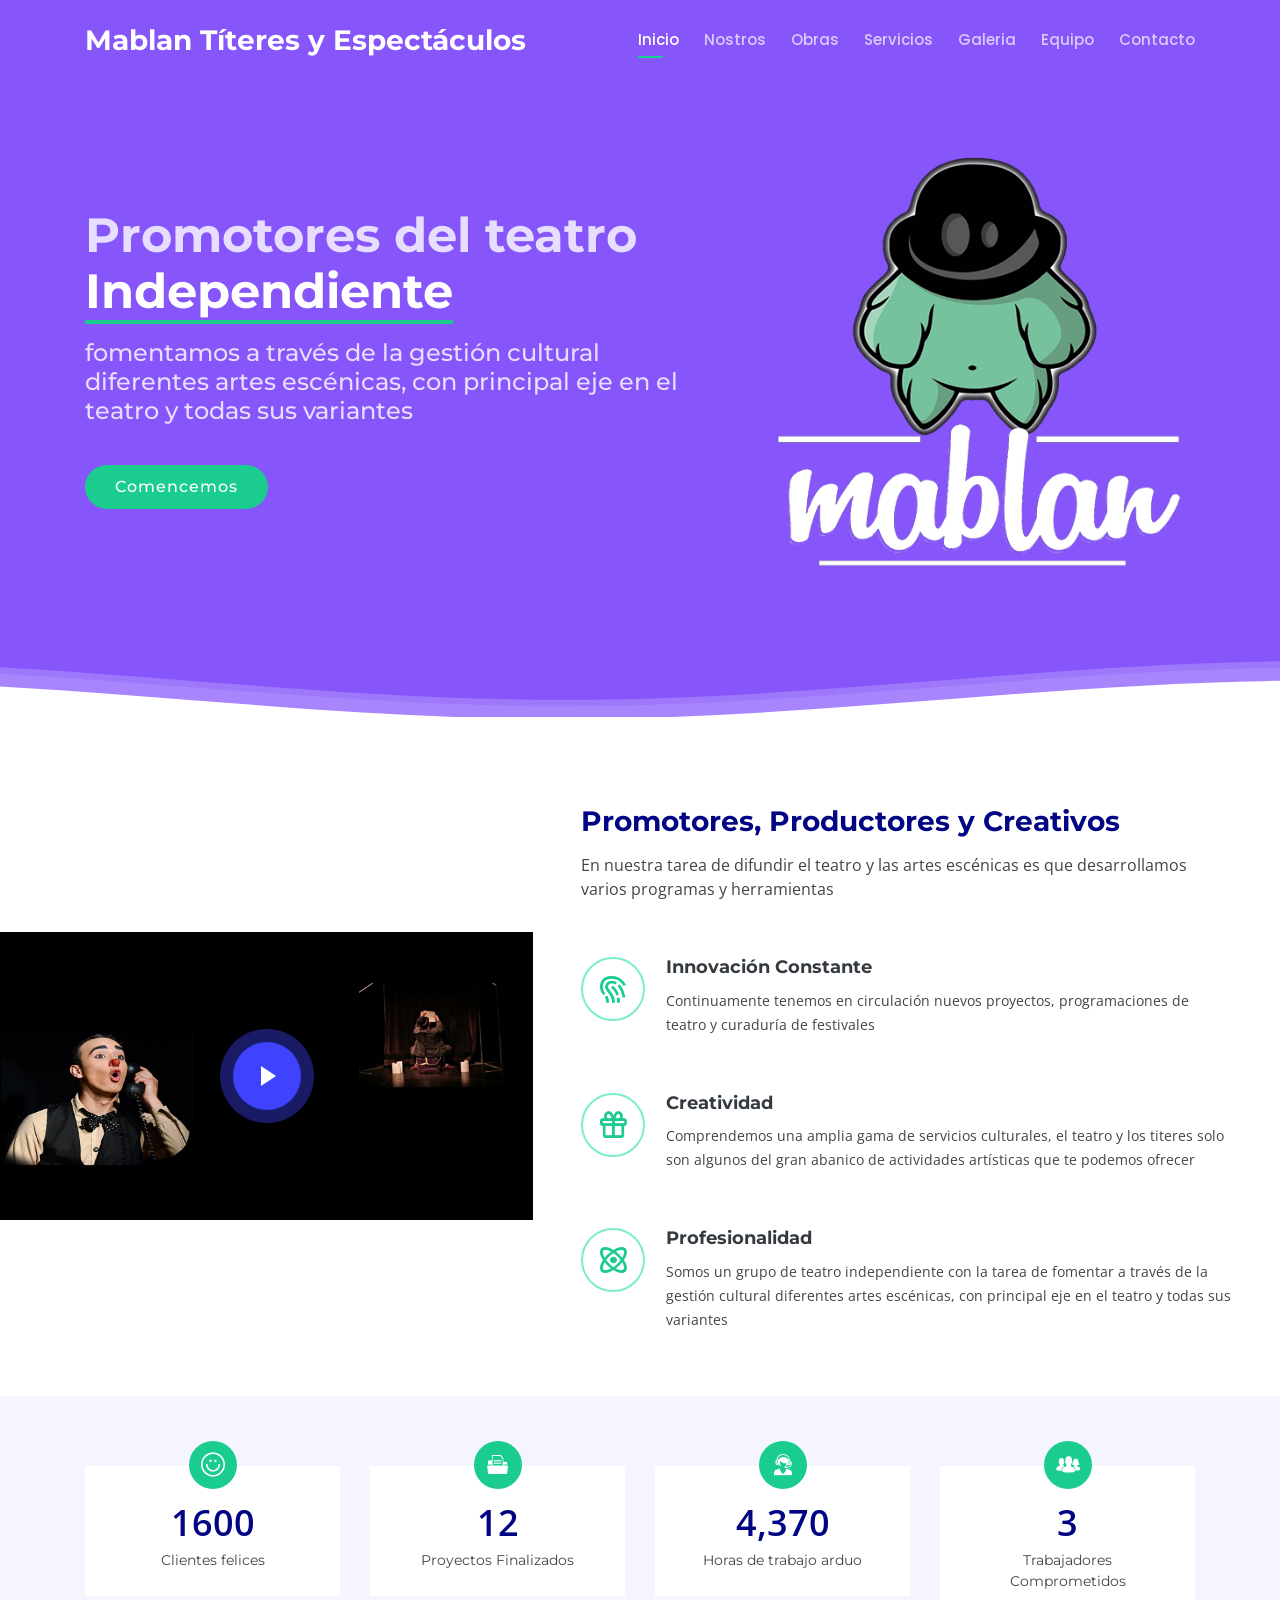
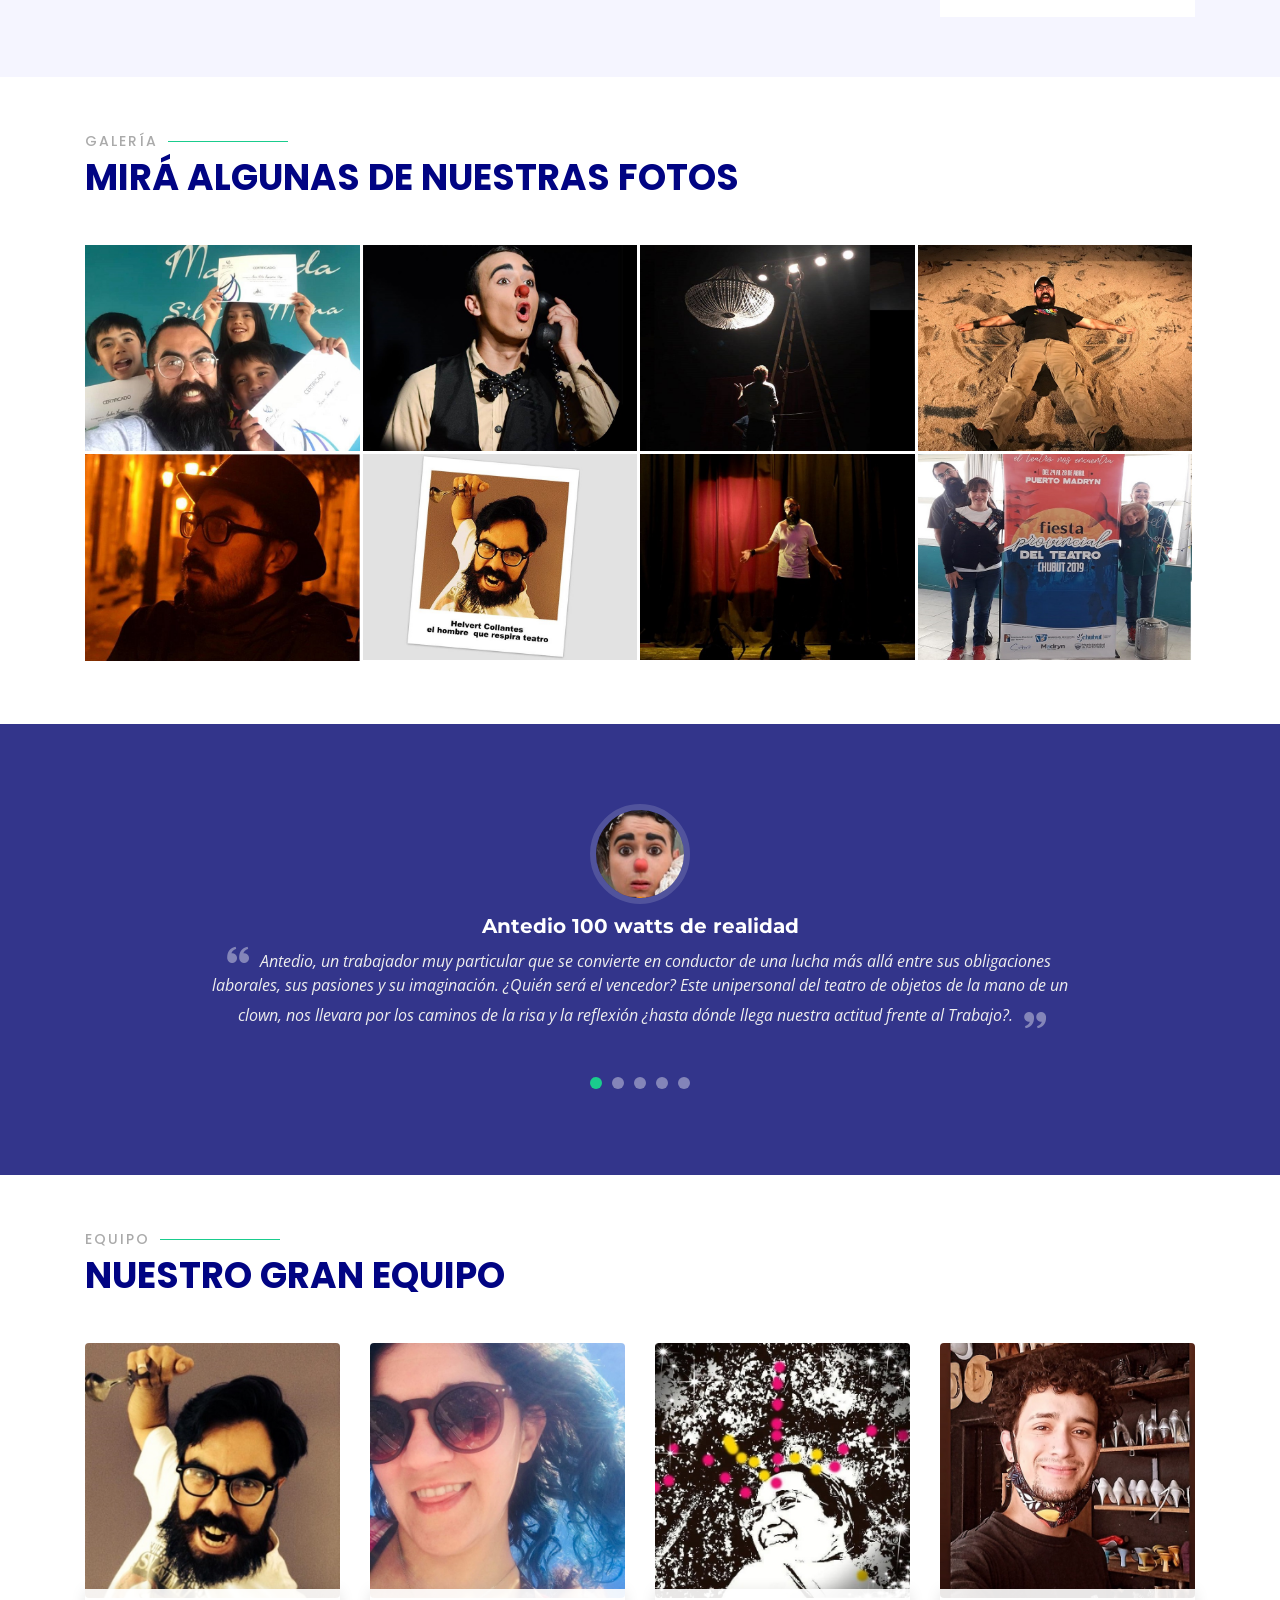
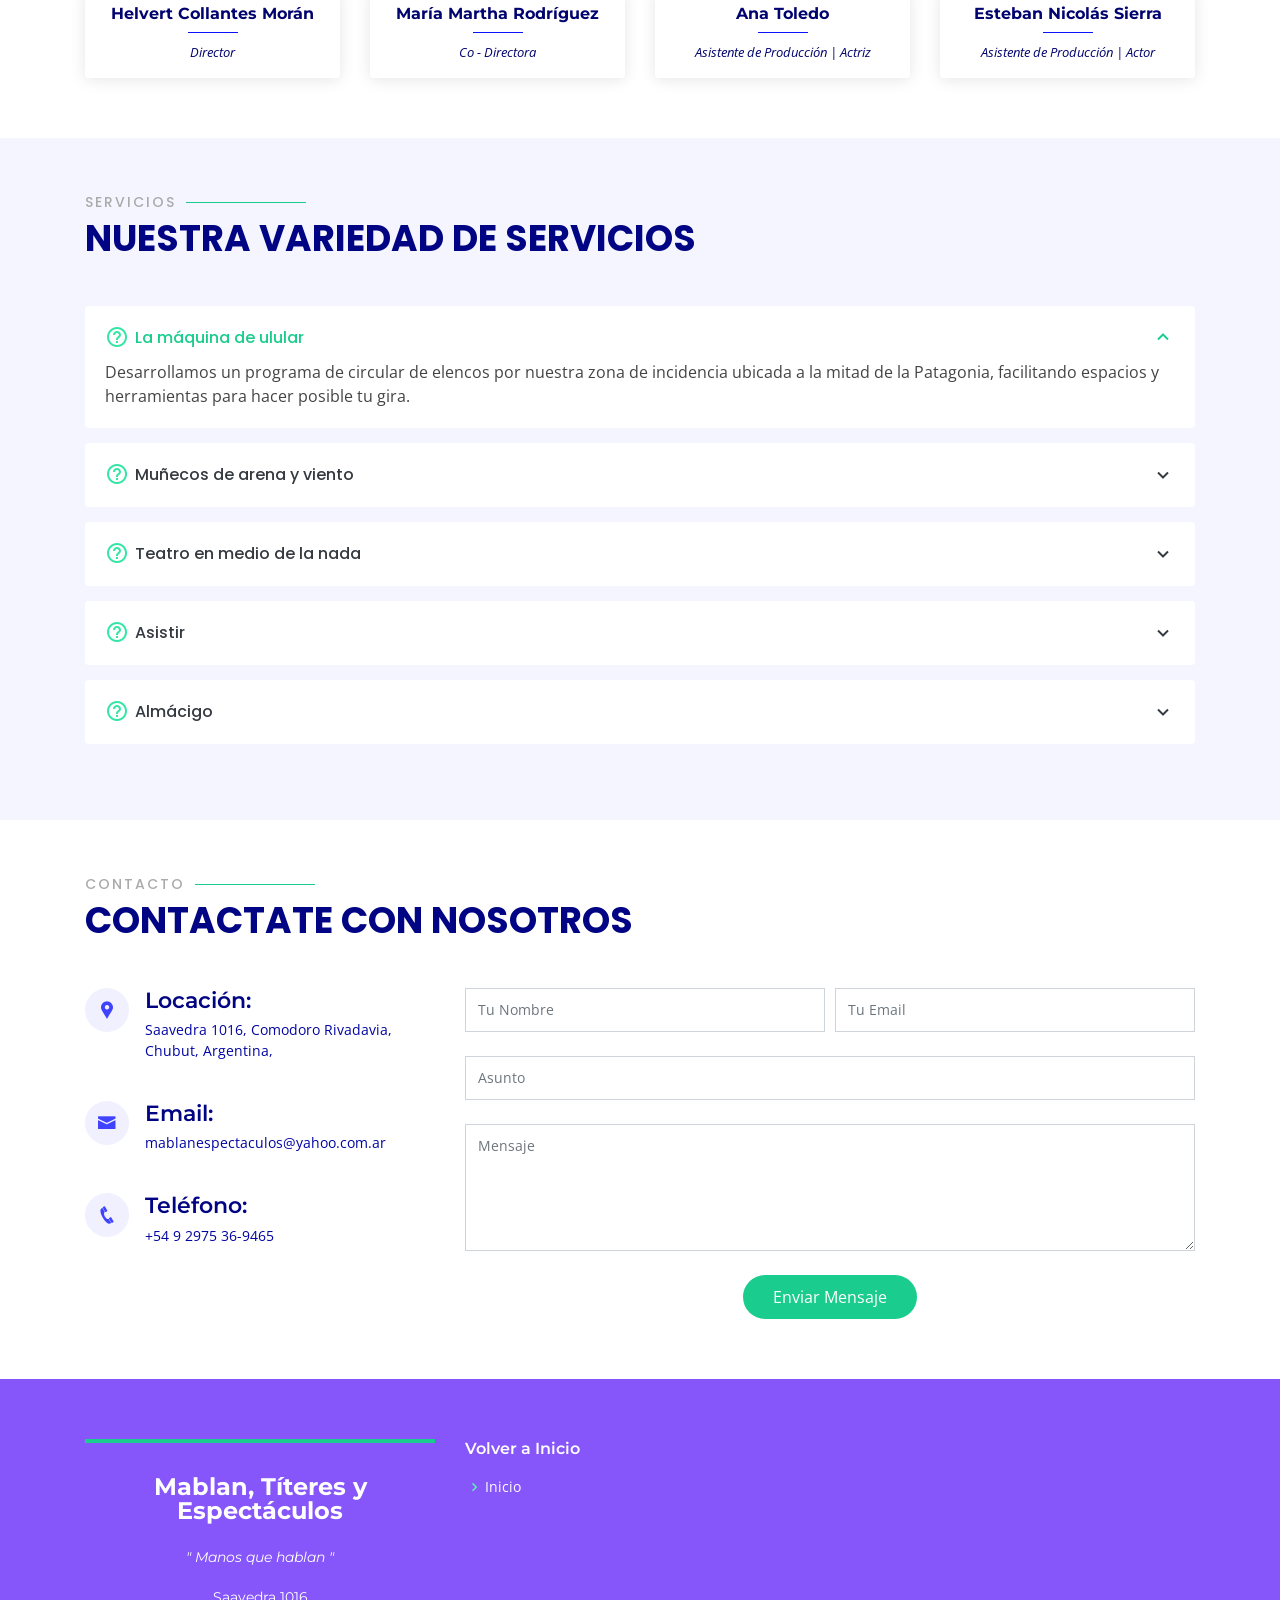
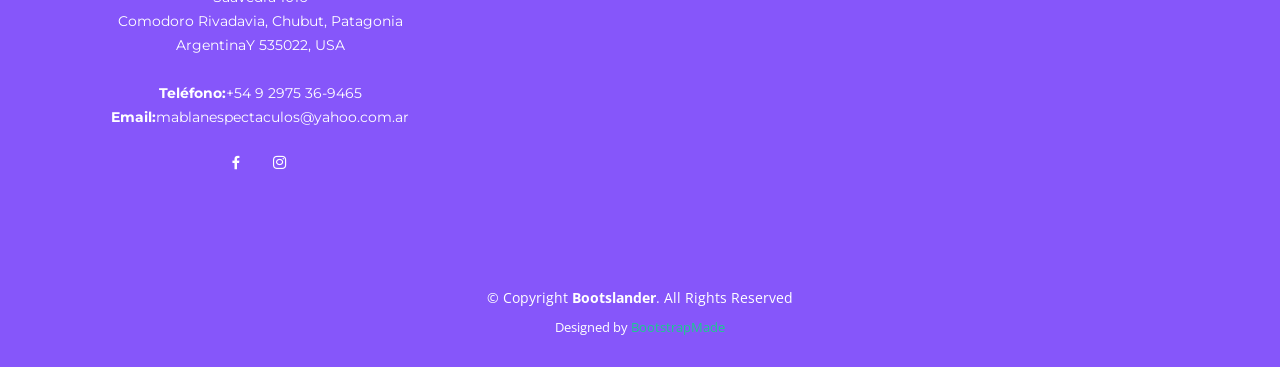
<file: index.html>
<!DOCTYPE html>
<html lang="en">

<head>
    <meta charset="utf-8">
    <meta content="width=device-width, initial-scale=1.0" name="viewport">

    <title>Mablan | Títeres y Teatro</title>
    <meta content="" name="description">
    <meta content="" name="keywords">

    <!-- Favicons -->
    <link href="assets/img/favicon.png" rel="icon">
    <link href="assets/img/apple-touch-icon.png" rel="apple-touch-icon">

    <!-- Google Fonts -->
    <link href="https://fonts.googleapis.com/css?family=Open+Sans:300,300i,400,400i,600,600i,700,700i|Montserrat:300,300i,400,400i,500,500i,600,600i,700,700i|Poppins:300,300i,400,400i,500,500i,600,600i,700,700i" rel="stylesheet">

    <!-- Vendor CSS Files -->
    <link href="assets/vendor/bootstrap/css/bootstrap.min.css" rel="stylesheet">
    <link href="assets/vendor/icofont/icofont.min.css" rel="stylesheet">
    <link href="assets/vendor/boxicons/css/boxicons.min.css" rel="stylesheet">
    <link href="assets/vendor/venobox/venobox.css" rel="stylesheet">
    <link href="assets/vendor/remixicon/remixicon.css" rel="stylesheet">
    <link href="assets/vendor/owl.carousel/assets/owl.carousel.min.css" rel="stylesheet">
    <link href="assets/vendor/aos/aos.css" rel="stylesheet">

    <!-- Template Main CSS File -->
    <link href="assets/css/style.css" rel="stylesheet">

    <!-- =======================================================
  * Template Name: Bootslander - v2.3.1
  * Template URL: https://bootstrapmade.com/bootslander-free-bootstrap-landing-page-template/
  * Author: BootstrapMade.com
  * License: https://bootstrapmade.com/license/
  ======================================================== -->
</head>

<body>

    <!-- ======= Header ======= -->
    <header id="header" class="fixed-top d-flex align-items-center header-transparent">
        <div class="container d-flex align-items-center">

            <div class="logo mr-auto">
                <h1 class="text-light"><a href="index.html"><span>Mablan Títeres y Espectáculos</span></a></h1>
                <!-- Uncomment below if you prefer to use an image logo -->
                <!-- <a href="index.html"><img src="assets/img/logo.png" alt="" class="img-fluid"></a>-->
            </div>

            <nav class="nav-menu d-none d-lg-block">
                <ul>
                    <li class="active"><a href="index.html">Inicio</a></li>
                    <li><a href="#about">Nostros</a></li>
                    <li><a href="#obras">Obras</a></li>
                    <li><a href="#servicios">Servicios</a></li>
                    <li><a href="#gallery">Galeria</a></li>
                    <li><a href="#team">Equipo</a></li>
                    <li><a href="#contact">Contacto</a></li>

                </ul>
            </nav>
            <!-- .nav-menu -->

        </div>
    </header>
    <!-- End Header -->

    <!-- ======= Hero Section ======= -->
    <section id="hero">

        <div class="container">
            <div class="row">
                <div class="col-lg-7 pt-5 pt-lg-0 order-2 order-lg-1 d-flex align-items-center">
                    <div data-aos="zoom-out">
                        <h1>Promotores del teatro <span>Independiente</span></h1>
                        <h2>fomentamos a través de la gestión cultural diferentes artes escénicas, con principal eje en el teatro y todas sus variantes</h2>
                        <div class="text-center text-lg-left">
                            <a href="#about" class="btn-get-started scrollto">Comencemos</a>
                        </div>
                    </div>
                </div>
                <div class="col-lg-5 order-1 order-lg-2 hero-img" data-aos="zoom-out" data-aos-delay="300">
                    <img src="assets/img/hero-img.png" class="img-fluid animated" alt="">
                </div>
            </div>
        </div>

        <svg class="hero-waves" xmlns="http://www.w3.org/2000/svg" xmlns:xlink="http://www.w3.org/1999/xlink" viewBox="0 24 150 28 " preserveAspectRatio="none">
      <defs>
        <path id="wave-path" d="M-160 44c30 0 58-18 88-18s 58 18 88 18 58-18 88-18 58 18 88 18 v44h-352z">
      </defs>
      <g class="wave1">
        <use xlink:href="#wave-path" x="50" y="3" fill="rgba(255,255,255, .1)">
      </g>
      <g class="wave2">
        <use xlink:href="#wave-path" x="50" y="0" fill="rgba(255,255,255, .2)">
      </g>
      <g class="wave3">
        <use xlink:href="#wave-path" x="50" y="9" fill="#fff">
      </g>
    </svg>

    </section>
    <!-- End Hero -->

    <main id="main">

        <!-- ======= About Section ======= -->
        <section id="about" class="about">
            <div class="container-fluid">

                <div class="row">
                    <div class="col-xl-5 col-lg-6 video-box d-flex justify-content-center align-items-stretch" data-aos="fade-right">
                        <a href="https://youtube.com/watch?v=ZTIrr2KSE0U&feature=share" class="venobox play-btn mb-4" data-vbtype="video" data-autoplay="true"></a>
                    </div>

                    <div class="col-xl-7 col-lg-6 icon-boxes d-flex flex-column align-items-stretch justify-content-center py-5 px-lg-5" data-aos="fade-left">
                        <h3>Promotores, Productores y Creativos</h3>
                        <p> En nuestra tarea de difundir el teatro y las artes escénicas es que desarrollamos varios programas y herramientas </p>

                        <div class="icon-box" data-aos="zoom-in" data-aos-delay="70">
                            <div class="icon"><i class="bx bx-fingerprint"></i></div>
                            <h4 class="title"><a href="">Innovación Constante</a></h4>
                            <p class="description">Continuamente tenemos en circulación nuevos proyectos, programaciones de teatro y curaduría de festivales</p>
                        </div>

                        <div class="icon-box" data-aos="zoom-in" data-aos-delay="140">
                            <div class="icon"><i class="bx bx-gift"></i></div>
                            <h4 class="title"><a href="">Creatividad</a></h4>
                            <p class="description">Comprendemos una amplia gama de servicios culturales, el teatro y los titeres solo son algunos del gran abanico de actividades artísticas que te podemos ofrecer</p>
                        </div>

                        <div class="icon-box" data-aos="zoom-in" data-aos-delay="210">
                            <div class="icon"><i class="bx bx-atom"></i></div>
                            <h4 class="title"><a href="">Profesionalidad</a></h4>
                            <p class="description">Somos un grupo de teatro independiente con la tarea de fomentar a través de la gestión cultural diferentes artes escénicas, con principal eje en el teatro y todas sus variantes</p>
                        </div>

                    </div>
                </div>

            </div>
        </section>
        <!-- End About Section -->

   

        <!-- ======= Counts Section ======= -->
        <section id="counts" class="counts">
            <div class="container">

                <div class="row" data-aos="fade-up">

                    <div class="col-lg-3 col-md-6">
                        <div class="count-box">
                            <i class="icofont-simple-smile"></i>
                            <span data-toggle="counter-up">2000</span>
                            <p>Clientes felices</p>
                        </div>
                    </div>

                    <div class="col-lg-3 col-md-6 mt-5 mt-md-0">
                        <div class="count-box">
                            <i class="icofont-document-folder"></i>
                            <span data-toggle="counter-up">15</span>
                            <p>Proyectos Finalizados</p>
                        </div>
                    </div>

                    <div class="col-lg-3 col-md-6 mt-5 mt-lg-0">
                        <div class="count-box">
                            <i class="icofont-live-support"></i>
                            <span data-toggle="counter-up">5,463</span>
                            <p>Horas de trabajo arduo</p>
                        </div>
                    </div>

                    <div class="col-lg-3 col-md-6 mt-5 mt-lg-0">
                        <div class="count-box">
                            <i class="icofont-users-alt-5"></i>
                            <span data-toggle="counter-up">4</span>
                            <p>Trabajadores Comprometidos</p>
                        </div>
                    </div>

                </div>

            </div>
        </section>
        <!-- End Counts Section -->

        

        <!-- ======= Gallery Section ======= -->
        <section id="gallery" class="gallery">
            <div class="container">

                <div class="section-title" data-aos="fade-up">
                    <h2>Galería</h2>
                    <p>Mirá Algunas de nuestras Fotos</p>
                </div>

                <div class="row no-gutters" data-aos="fade-left">

                    <div class="col-lg-3 col-md-4">
                        <div class="gallery-item" data-aos="zoom-in" data-aos-delay="100">
                            <a href="assets/img/gallery/gallery-1.jpg" class="venobox" data-gall="gallery-item">
                                <img src="assets/img/gallery/gallery-1.jpg" alt="" class="img-fluid">
                            </a>
                        </div>
                    </div>

                    <div class="col-lg-3 col-md-4">
                        <div class="gallery-item" data-aos="zoom-in" data-aos-delay="150">
                            <a href="assets/img/gallery/gallery-2.jpg" class="venobox" data-gall="gallery-item">
                                <img src="assets/img/gallery/gallery-2.jpg" alt="" class="img-fluid">
                            </a>
                        </div>
                    </div>

                    <div class="col-lg-3 col-md-4">
                        <div class="gallery-item" data-aos="zoom-in" data-aos-delay="200">
                            <a href="assets/img/gallery/gallery-3.jpg" class="venobox" data-gall="gallery-item">
                                <img src="assets/img/gallery/gallery-3.jpg" alt="" class="img-fluid">
                            </a>
                        </div>
                    </div>

                    <div class="col-lg-3 col-md-4">
                        <div class="gallery-item" data-aos="zoom-in" data-aos-delay="250">
                            <a href="assets/img/gallery/gallery-4.jpg" class="venobox" data-gall="gallery-item">
                                <img src="assets/img/gallery/gallery-4.jpg" alt="" class="img-fluid">
                            </a>
                        </div>
                    </div>

                    <div class="col-lg-3 col-md-4">
                        <div class="gallery-item" data-aos="zoom-in" data-aos-delay="300">
                            <a href="assets/img/gallery/gallery-5.jpg" class="venobox" data-gall="gallery-item">
                                <img src="assets/img/gallery/gallery-5.jpg" alt="" class="img-fluid">
                            </a>
                        </div>
                    </div>

                    <div class="col-lg-3 col-md-4">
                        <div class="gallery-item" data-aos="zoom-in" data-aos-delay="350">
                            <a href="assets/img/gallery/gallery-6.jpg" class="venobox" data-gall="gallery-item">
                                <img src="assets/img/gallery/gallery-6.jpg" alt="" class="img-fluid">
                            </a>
                        </div>
                    </div>

                    <div class="col-lg-3 col-md-4">
                        <div class="gallery-item" data-aos="zoom-in" data-aos-delay="400">
                            <a href="assets/img/gallery/gallery-7.jpg" class="venobox" data-gall="gallery-item">
                                <img src="assets/img/gallery/gallery-7.jpg" alt="" class="img-fluid">
                            </a>
                        </div>
                    </div>

                    <div class="col-lg-3 col-md-4">
                        <div class="gallery-item" data-aos="zoom-in" data-aos-delay="450">
                            <a href="assets/img/gallery/gallery-8.jpg" class="venobox" data-gall="gallery-item">
                                <img src="assets/img/gallery/gallery-8.jpg" alt="" class="img-fluid">
                            </a>
                        </div>
                    </div>

                </div>

            </div>
        </section>
        <!-- End Gallery Section -->

        <!-- ======= Testimonials Section ======= -->
        <section id="obras" class="testimonials">
            <div class="container">

                <div class="owl-carousel testimonials-carousel" data-aos="zoom-in">

                    <div class="testimonial-item">
                        <img src="assets/img/testimonials/testimonials-1.jpg" class="testimonial-img" alt="">
                        <h3>Antedio 100 watts de realidad</h3>
                       
                        <p>
                            <i class="bx bxs-quote-alt-left quote-icon-left"></i> 
                            Antedio, un trabajador muy particular que se convierte en conductor de una lucha más allá entre sus obligaciones laborales, sus pasiones y su imaginación. ¿Quién será el vencedor? Este unipersonal del teatro de objetos de la mano de un clown, nos llevara por los caminos de la risa y la reflexión ¿hasta dónde llega nuestra actitud frente al
Trabajo?.

                            <i class="bx bxs-quote-alt-right quote-icon-right"></i>
                        </p>
                    </div>

                    <div class="testimonial-item">
                        <img src="assets/img/testimonials/testimonials-2.jpg" class="testimonial-img" alt="">
                        <h3>Tomate</h3>
                       
                        <p>
                            <i class="bx bxs-quote-alt-left quote-icon-left"></i> 
                            Felipe, un niño pequeño, se pregunta si lo que come es realmente lo mejor que puede comer. La vida le da la oportunidad de aprender que con un poco de esfuerzo y paciencia puede encontrar algo más allá.
                            Entre canciones y nuevos amigos Felipe hace crecer en su pequeño jardín un gran tesoro
                             <i class="bx bxs-quote-alt-right quote-icon-right"></i>
                        </p>
                    </div>

                    <div class="testimonial-item">
                        <img src="assets/img/testimonials/testimonials-3.jpg" class="testimonial-img" alt="">
                        <h3>Padi, en el viaje a las diferencia </h3>
                      
                        <p>
                            <i class="bx bxs-quote-alt-left quote-icon-left"></i> 
                            Este amigable extraterrestre nos viene a visitar al planeta tierra y le han encomendado una particular misión que buscara resolver mientras conoce nuevos lugares y personas, pero se encontrará con el señor Igualino Cortado un hombre con una visión particular de la vida que le pondrá algunos obstáculos a Padi para continuar con su travesía.
                            ¿Podrá Padi seguir adelante con su misión?
                            
                           
                            <i class="bx bxs-quote-alt-right quote-icon-right"></i>
                        </p>
                    </div>

                    <div class="testimonial-item">
                        <img src="assets/img/testimonials/testimonials-4.jpg" class="testimonial-img" alt="">
                        <h3>Soplador de Estrellas </h3>
                      
                        <p>
                            <i class="bx bxs-quote-alt-left quote-icon-left"></i> 
                            Maestro Bornolio, un atípico científico ha encontrado su propia manera de hacerlo. Para esto trabaja todas las noches, pero necesita quien lo ayude, es por eso que llega Cibelina, con un  punto de vista diferente y como su atípica nueva ayudanta. Porque para que los deseos se cumplan hay que ayudarlos un poquito.
                            <i class="bx bxs-quote-alt-right quote-icon-right"></i>
                        </p>
                    </div>

                    <div class="testimonial-item">
                        <img src="assets/img/testimonials/testimonials-5.jpg" class="testimonial-img" alt="">
                        <h3>Amarte </h3>
                        
                        <p>
                            <i class="bx bxs-quote-alt-left quote-icon-left"></i> 
                            Un viaje a Marte, dos astronautas. ¿Qué podría salir mal?
                            <i class="bx bxs-quote-alt-right quote-icon-right"></i>
                        </p>
                    </div>

                </div>

            </div>
        </section>
        <!-- End Testimonials Section -->

        <!-- ======= Team Section ======= -->
        <section id="team" class="team">
            <div class="container">

                <div class="section-title" data-aos="fade-up">
                    <h2>Equipo</h2>
                    <p>Nuestro Gran Equipo</p>
                </div>

                <div class="row" data-aos="fade-left">

                    <div class="col-lg-3 col-md-6">
                        <div class="member" data-aos="zoom-in" data-aos-delay="100">
                            <div class="pic"><img src="assets/img/team/team-1.jpg" class="img-fluid" alt=""></div>
                            <div class="member-info">
                                <h4>Helvert Collantes Morán </h4>
                                <span>Director</span>
                                
                            </div>
                        </div>
                    </div>

                    <div class="col-lg-3 col-md-6 mt-5 mt-md-0">
                        <div class="member" data-aos="zoom-in" data-aos-delay="200">
                            <div class="pic"><img src="assets/img/team/team-2.jpg" class="img-fluid" alt=""></div>
                            <div class="member-info">
                                <h4>María Martha Rodríguez</h4>
                                <span>Co - Directora</span>
                               
                            </div>
                        </div>
                    </div>

                    <div class="col-lg-3 col-md-6 mt-5 mt-lg-0">
                        <div class="member" data-aos="zoom-in" data-aos-delay="300">
                            <div class="pic"><img src="assets/img/team/team-3.jpg" class="img-fluid" alt=""></div>
                            <div class="member-info">
                                <h4>Ana Toledo</h4>
                                <span>Asistente de Producción | Actriz</span>
                             
                            </div>
                        </div>
                    </div>

                    <div class="col-lg-3 col-md-6 mt-5 mt-lg-0">
                        <div class="member" data-aos="zoom-in" data-aos-delay="400">
                            <div class="pic"><img src="assets/img/team/team-4.jpg" class="img-fluid" alt=""></div>
                            <div class="member-info">
                                <h4>Esteban Nicolás Sierra</h4>
                                <span>Asistente de Producción | Actor</span>
                            
                            </div>
                        </div>
                    </div>

                </div>

            </div>
        </section>
        <!-- End Team Section -->

 

        <!-- ======= F.A.Q Section ======= -->
        <section id="servicios" class="faq section-bg">
            <div class="container">

                <div class="section-title" data-aos="fade-up">
                    <h2>Servicios</h2>
                    <p>Nuestra variedad de Servicios</p>
                </div>

                <div class="faq-list">
                    <ul>
                        <li data-aos="fade-up">
                            <i class="bx bx-help-circle icon-help"></i> <a data-toggle="collapse" class="collapse" href="#faq-list-1">La máquina de ulular <i class="bx bx-chevron-down icon-show"></i><i class="bx bx-chevron-up icon-close"></i></a>
                            <div id="faq-list-1" class="collapse show" data-parent=".faq-list">
                                <p>
                                    Desarrollamos un programa de circular de elencos por nuestra zona de incidencia ubicada a la mitad de la Patagonia, facilitando espacios y herramientas para hacer posible tu gira.
                                </p>
                            </div>
                        </li>

                        <li data-aos="fade-up" data-aos-delay="100">
                            <i class="bx bx-help-circle icon-help"></i> <a data-toggle="collapse" href="#faq-list-2" class="collapsed">Muñecos de arena y viento  <i class="bx bx-chevron-down icon-show"></i><i class="bx bx-chevron-up icon-close"></i></a>
                            <div id="faq-list-2" class="collapse" data-parent=".faq-list">
                                <p>
                                    Festival de teatro de objetos y títeres internacional que se desarrolla en enero de cada año, atentos a la convocatoria !!!
                                </p>
                            </div>
                        </li>

                        <li data-aos="fade-up" data-aos-delay="200">
                            <i class="bx bx-help-circle icon-help"></i> <a data-toggle="collapse" href="#faq-list-3" class="collapsed">Teatro en medio de la nada <i class="bx bx-chevron-down icon-show"></i><i class="bx bx-chevron-up icon-close"></i></a>
                            <div id="faq-list-3" class="collapse" data-parent=".faq-list">
                                <p>
                                    Festival Patagónico de teatro que se desarrolla la segunda mitad de cada año, atentos a la convocatoria !!!!
                                </p>
                            </div>
                        </li>

                        <li data-aos="fade-up" data-aos-delay="300">
                            <i class="bx bx-help-circle icon-help"></i> <a data-toggle="collapse" href="#faq-list-4" class="collapsed">Asistir <i class="bx bx-chevron-down icon-show"></i><i class="bx bx-chevron-up icon-close"></i></a>
                            <div id="faq-list-4" class="collapse" data-parent=".faq-list">
                                <p>
                                    Es nuestro proyector para acompañar a otras producciones, desde la dirección, la producción y la escenotecnia (diseño, realización,  montaje y operación).
                                </p>
                            </div>
                        </li>

                        <li data-aos="fade-up" data-aos-delay="400">
                            <i class="bx bx-help-circle icon-help"></i> <a data-toggle="collapse" href="#faq-list-5" class="collapsed">Almácigo <i class="bx bx-chevron-down icon-show"></i><i class="bx bx-chevron-up icon-close"></i></a>
                            <div id="faq-list-5" class="collapse" data-parent=".faq-list">
                                <p>
                                    Tenemos proyectos de formación, experimentación, talleres, seminarios para el desarrollo de las artes escenicas y el teatro, cultivando de esta manera los recursos necesarios para poder crecer en este lenguaje 
                                </p>
                            </div>
                        </li>

                    </ul>
                </div>

            </div>
        </section>
        <!-- End F.A.Q Section -->

        <!-- ======= Contact Section ======= -->
        <section id="contact" class="contact">
            <div class="container">

                <div class="section-title" data-aos="fade-up">
                    <h2>Contacto</h2>
                    <p>Contactate con Nosotros</p>
                </div>

                <div class="row">

                    <div class="col-lg-4" data-aos="fade-right" data-aos-delay="100">
                        <div class="info">
                            <div class="address">
                                <i class="icofont-google-map"></i>
                                <h4>Locación:</h4>
                                <p>Saavedra 1016, Comodoro Rivadavia, Chubut, Argentina, </p>
                            </div>

                            <div class="email">
                                <i class="icofont-envelope"></i>
                                <h4>Email:</h4>
                                <p>mablanespectaculos@yahoo.com.ar</p>
                            </div>

                            <div class="phone">
                                <i class="icofont-phone"></i>
                                <h4>Teléfono:</h4>
                                <p>+54 9 2975 36-9465</p>
                            </div>

                        </div>

                    </div>

                    <div class="col-lg-8 mt-5 mt-lg-0" data-aos="fade-left" data-aos-delay="200">

                        <form action="forms/contact.php" method="post" role="form" class="php-email-form">
                            <div class="form-row">
                                <div class="col-md-6 form-group">
                                    <input type="text" name="name" class="form-control" id="name" placeholder="Tu Nombre" data-rule="minlen:4" data-msg="Please enter at least 4 chars" />
                                    <div class="validate"></div>
                                </div>
                                <div class="col-md-6 form-group">
                                    <input type="email" class="form-control" name="email" id="email" placeholder="Tu Email" data-rule="email" data-msg="Please enter a valid email" />
                                    <div class="validate"></div>
                                </div>
                            </div>
                            <div class="form-group">
                                <input type="text" class="form-control" name="subject" id="subject" placeholder="Asunto" data-rule="minlen:4" data-msg="Please enter at least 8 chars of subject" />
                                <div class="validate"></div>
                            </div>
                            <div class="form-group">
                                <textarea class="form-control" name="message" rows="5" data-rule="required" data-msg="Please write something for us" placeholder="Mensaje"></textarea>
                                <div class="validate"></div>
                            </div>
                            <div class="mb-3">
                                <div class="loading">Cargando</div>
                                <div class="error-message"></div>
                                <div class="sent-message">Su mensaje fue enviado, Gracias !</div>
                            </div>
                            <div class="text-center"><button type="submit">Enviar Mensaje</button></div>
                        </form>

                    </div>

                </div>

            </div>
        </section>
        <!-- End Contact Section -->

    </main>
    <!-- End #main -->

    <!-- ======= Footer ======= -->
    <footer id="footer">
        <div class="footer-top">
            <div class="container">
                <div class="row">

                    <div class="col-lg-4 col-md-6">
                        <div class="footer-info">
                            <h3>Mablan, Títeres y Espectáculos</h3>
                            <p class="pb-3"><em> " Manos que hablan " </em></p>
                            <p>
                                Saavedra 1016 <br> Comodoro Rivadavia, Chubut, Patagonia ArgentinaY 535022, USA<br><br>
                                <strong>Teléfono:</strong>+54 9 2975 36-9465<br>
                                <strong>Email:</strong>mablanespectaculos@yahoo.com.ar<br>
                            </p>
                            <div class="social-links mt-3">
                                <!-- <a href="#" class="google-plus"><i class="bx bxl-skype"></i></a>
                                <a href="#" class="twitter"><i class="bx bxl-twitter"></i></a>
                                <a href="#" class="linkedin"><i class="bx bxl-linkedin"></i></a>
                                 --> 
                                 <a href="https://www.facebook.com/TiteresMablan/" class="facebook"><i class="bx bxl-facebook"></i></a>
                                <a href="https://instagram.com/mablantiteres" class="instagram"><i class="bx bxl-instagram"></i></a>
                              
                               
                            </div>
                        </div>
                    </div>

                    <div class="col-lg-2 col-md-6 footer-links">
                        <h4>Volver a Inicio</h4>
                        <ul>
                            <li><i class="bx bx-chevron-right"></i> <a href="#">Inicio</a></li>
                            
                        </ul>
                    </div>

                


                </div>
            </div>
        </div>

        <div class="container">
            <div class="copyright">
                &copy; Copyright <strong><span>Bootslander</span></strong>. All Rights Reserved
            </div>
            <div class="credits">
                <!-- All the links in the footer should remain intact. -->
                <!-- You can delete the links only if you purchased the pro version. -->
                <!-- Licensing information: https://bootstrapmade.com/license/ -->
                <!-- Purchase the pro version with working PHP/AJAX contact form: https://bootstrapmade.com/bootslander-free-bootstrap-landing-page-template/ -->
                Designed by <a href="https://bootstrapmade.com/">BootstrapMade</a>
            </div>
        </div>
    </footer>
    <!-- End Footer -->

    <a href="#" class="back-to-top"><i class="icofont-simple-up"></i></a>
    <div id="preloader"></div>

    <!-- Vendor JS Files -->
    <script src="assets/vendor/jquery/jquery.min.js"></script>
    <script src="assets/vendor/bootstrap/js/bootstrap.bundle.min.js"></script>
    <script src="assets/vendor/jquery.easing/jquery.easing.min.js"></script>
    <script src="assets/vendor/php-email-form/validate.js"></script>
    <script src="assets/vendor/venobox/venobox.min.js"></script>
    <script src="assets/vendor/waypoints/jquery.waypoints.min.js"></script>
    <script src="assets/vendor/counterup/counterup.min.js"></script>
    <script src="assets/vendor/owl.carousel/owl.carousel.min.js"></script>
    <script src="assets/vendor/aos/aos.js"></script>

    <!-- Template Main JS File -->
    <script src="assets/js/main.js"></script>

</body>

</html>
</file>
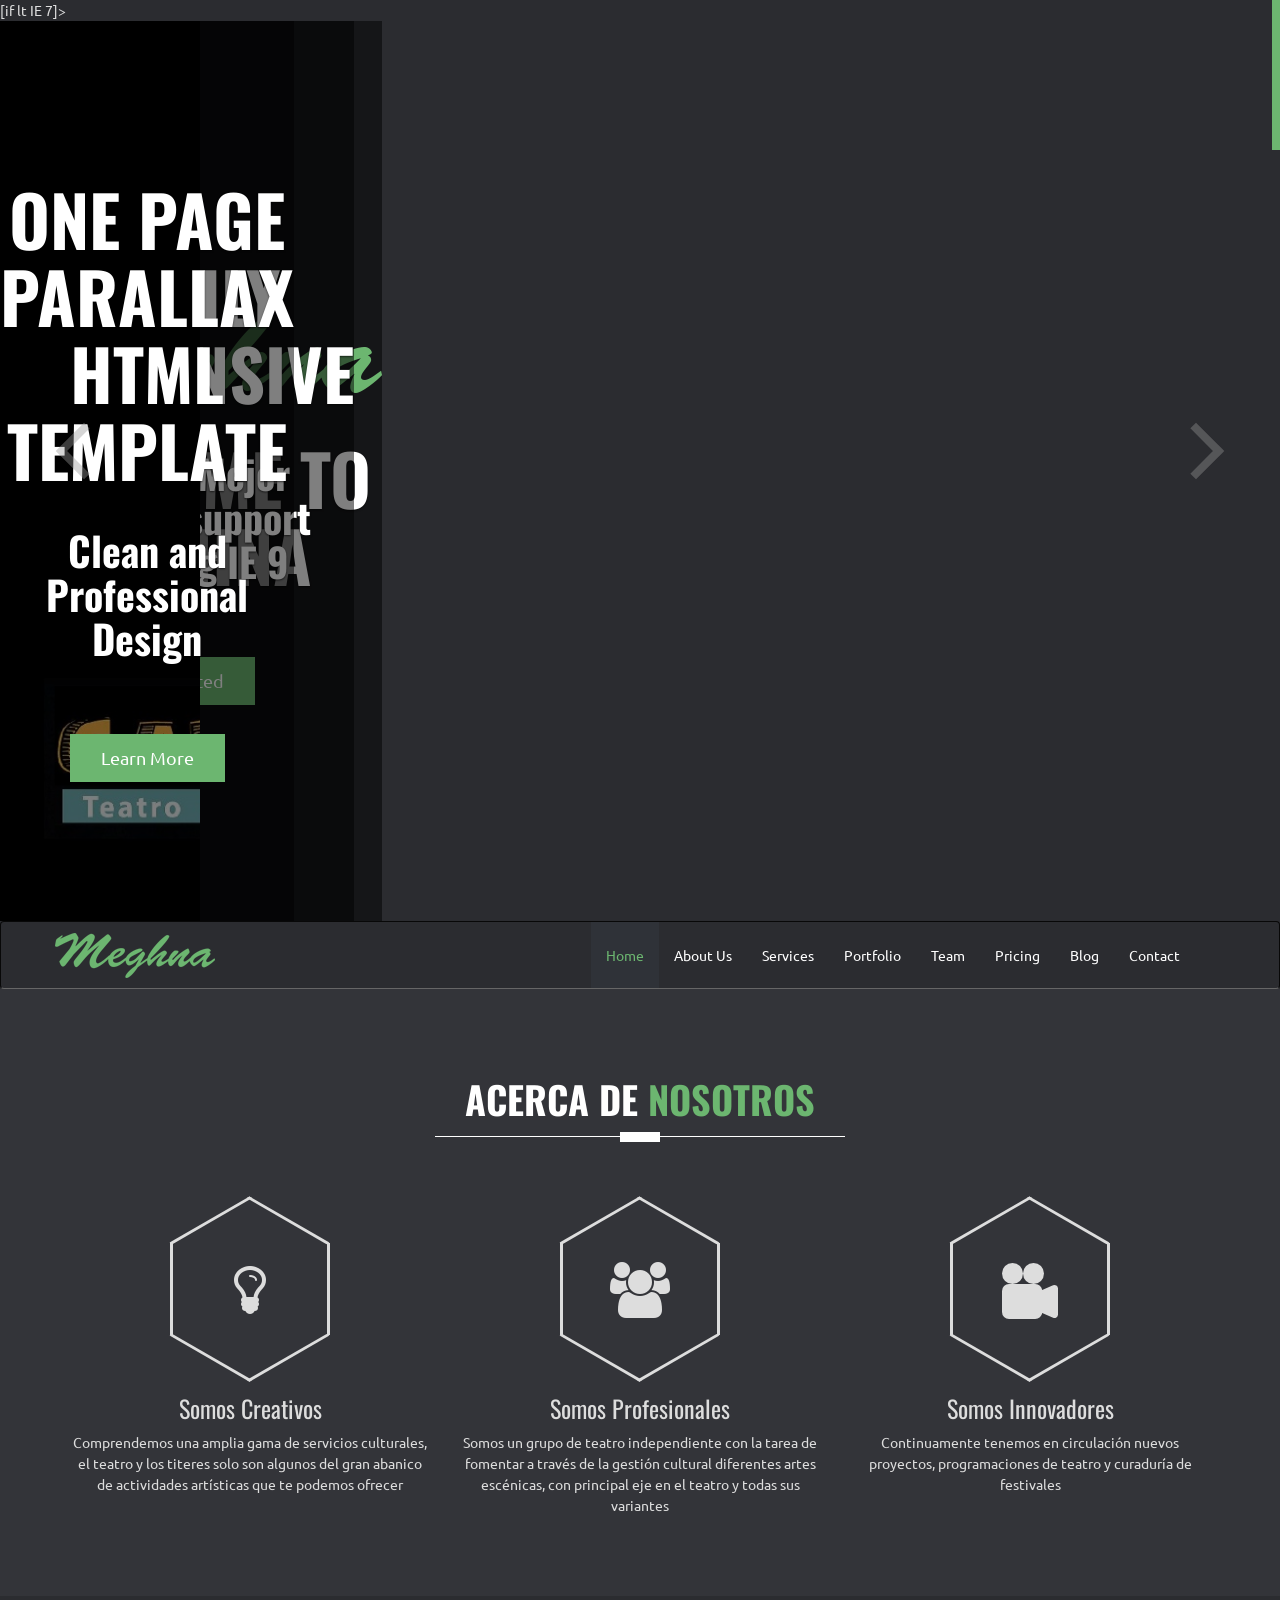
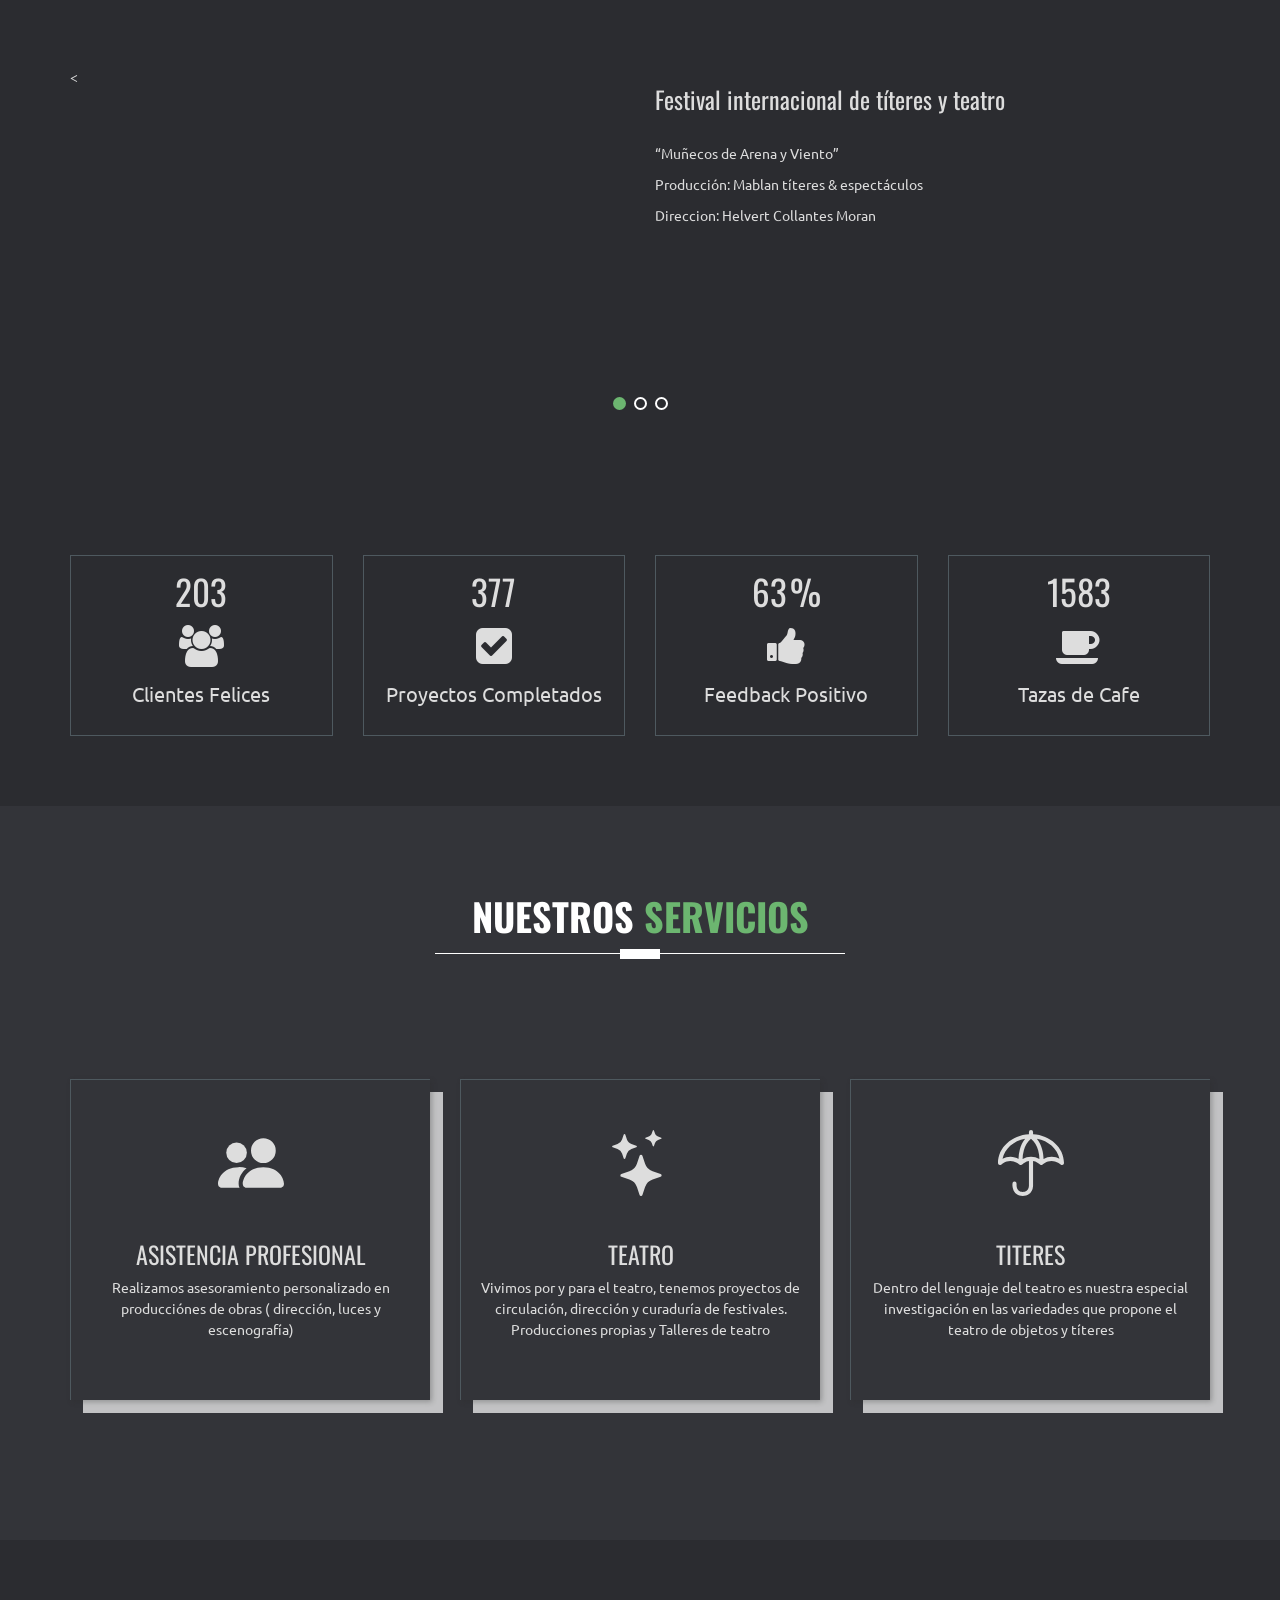
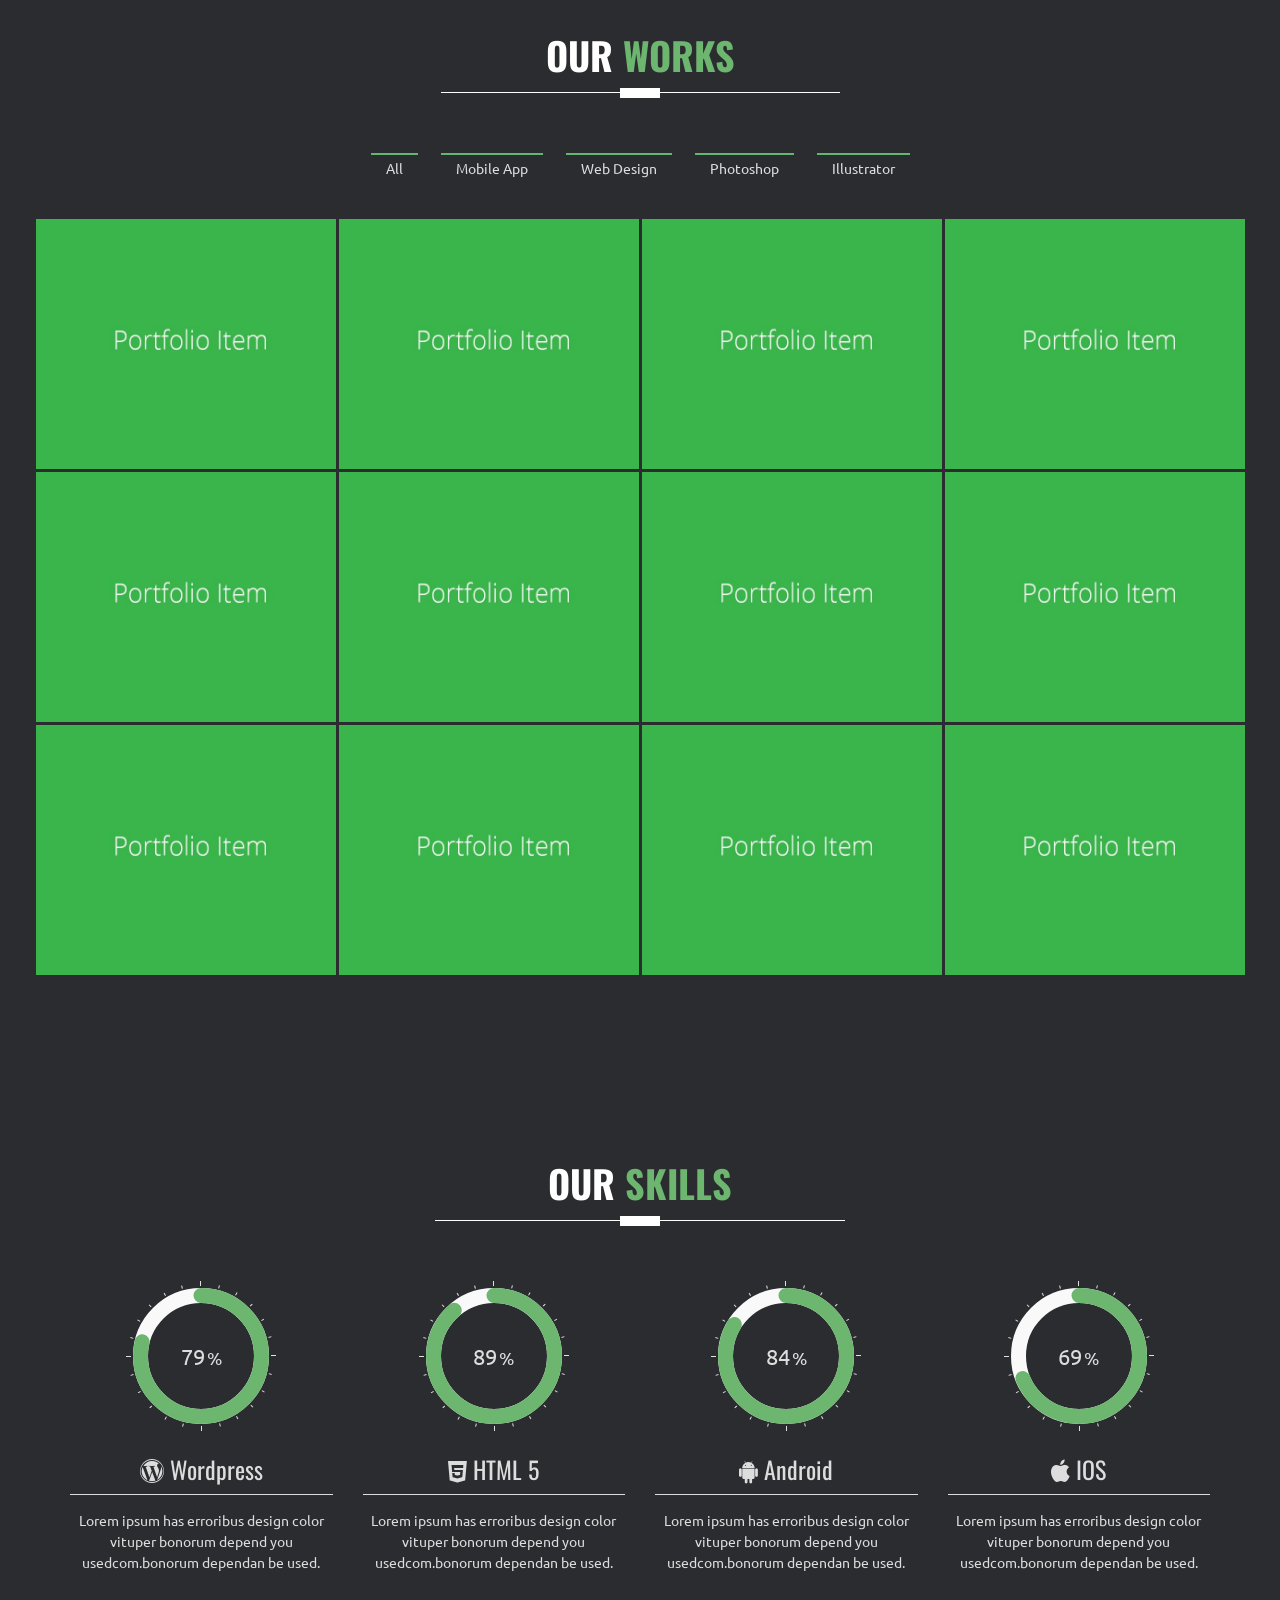
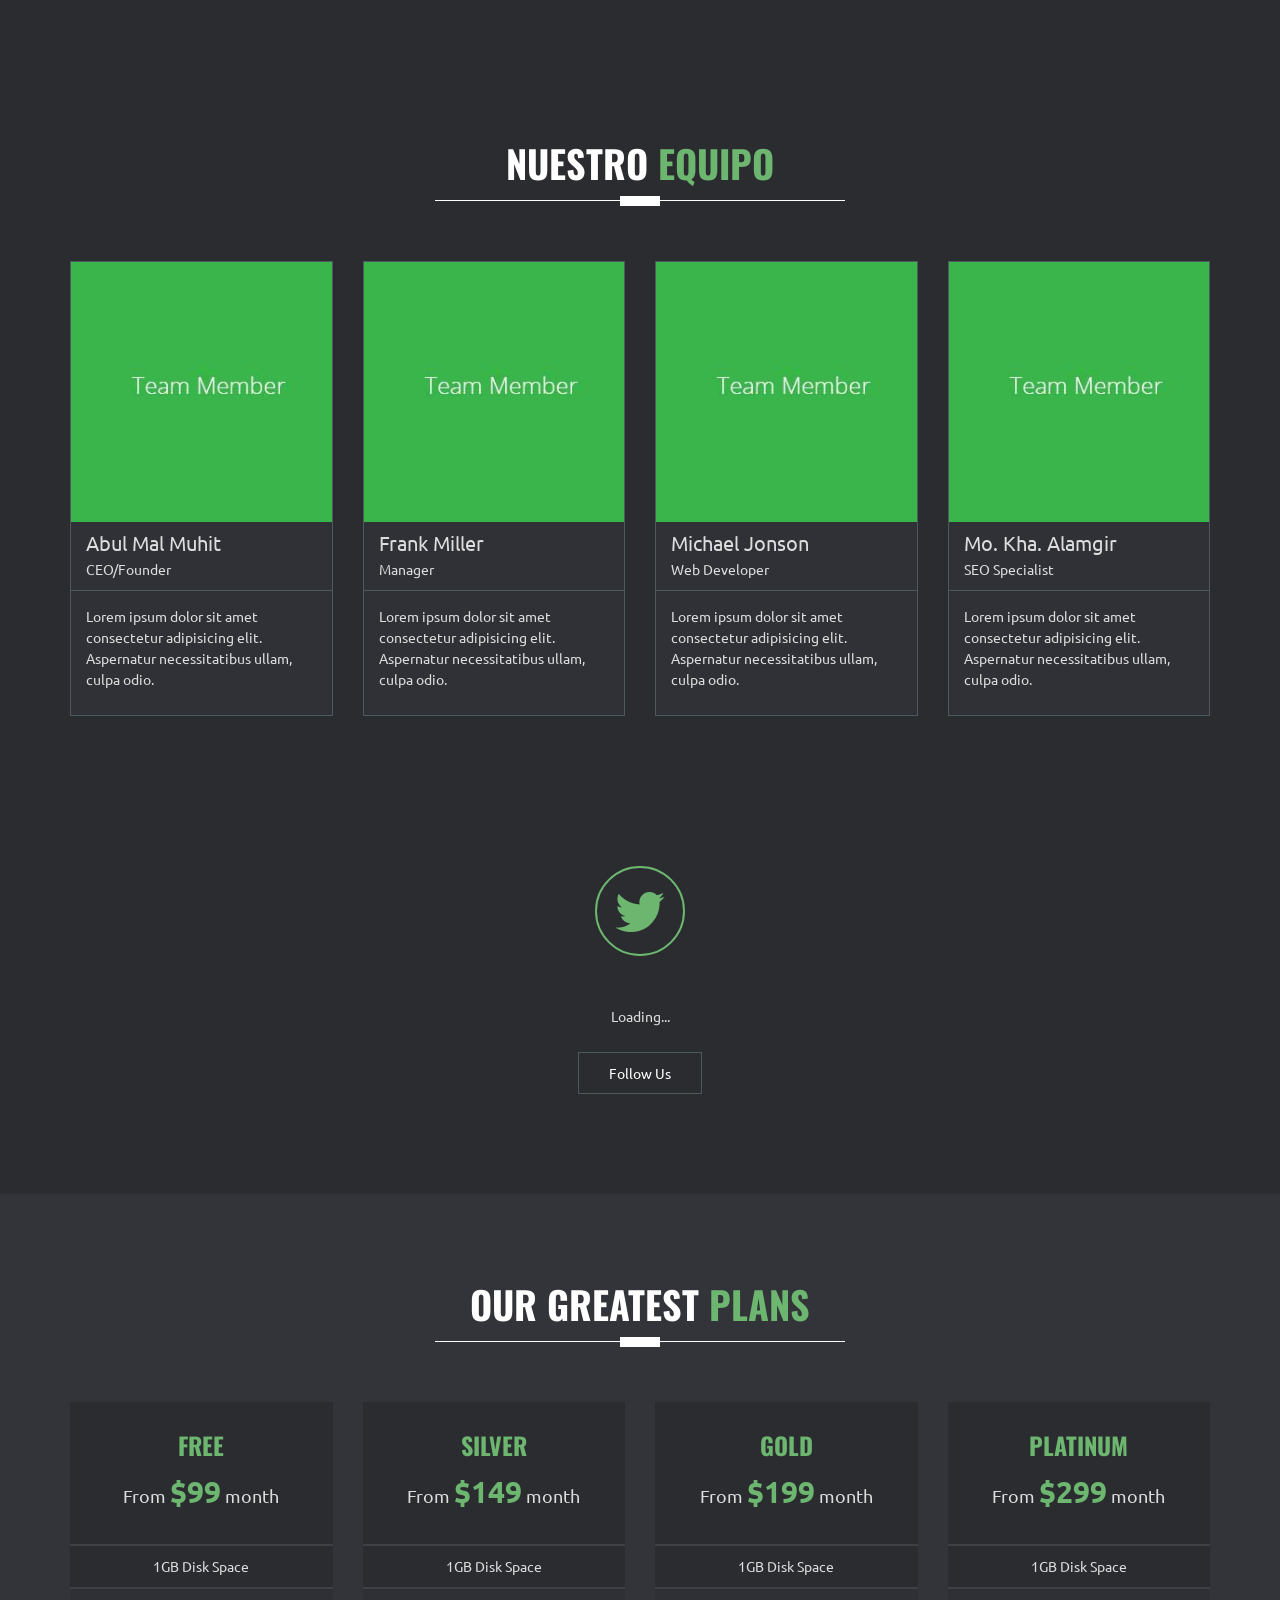
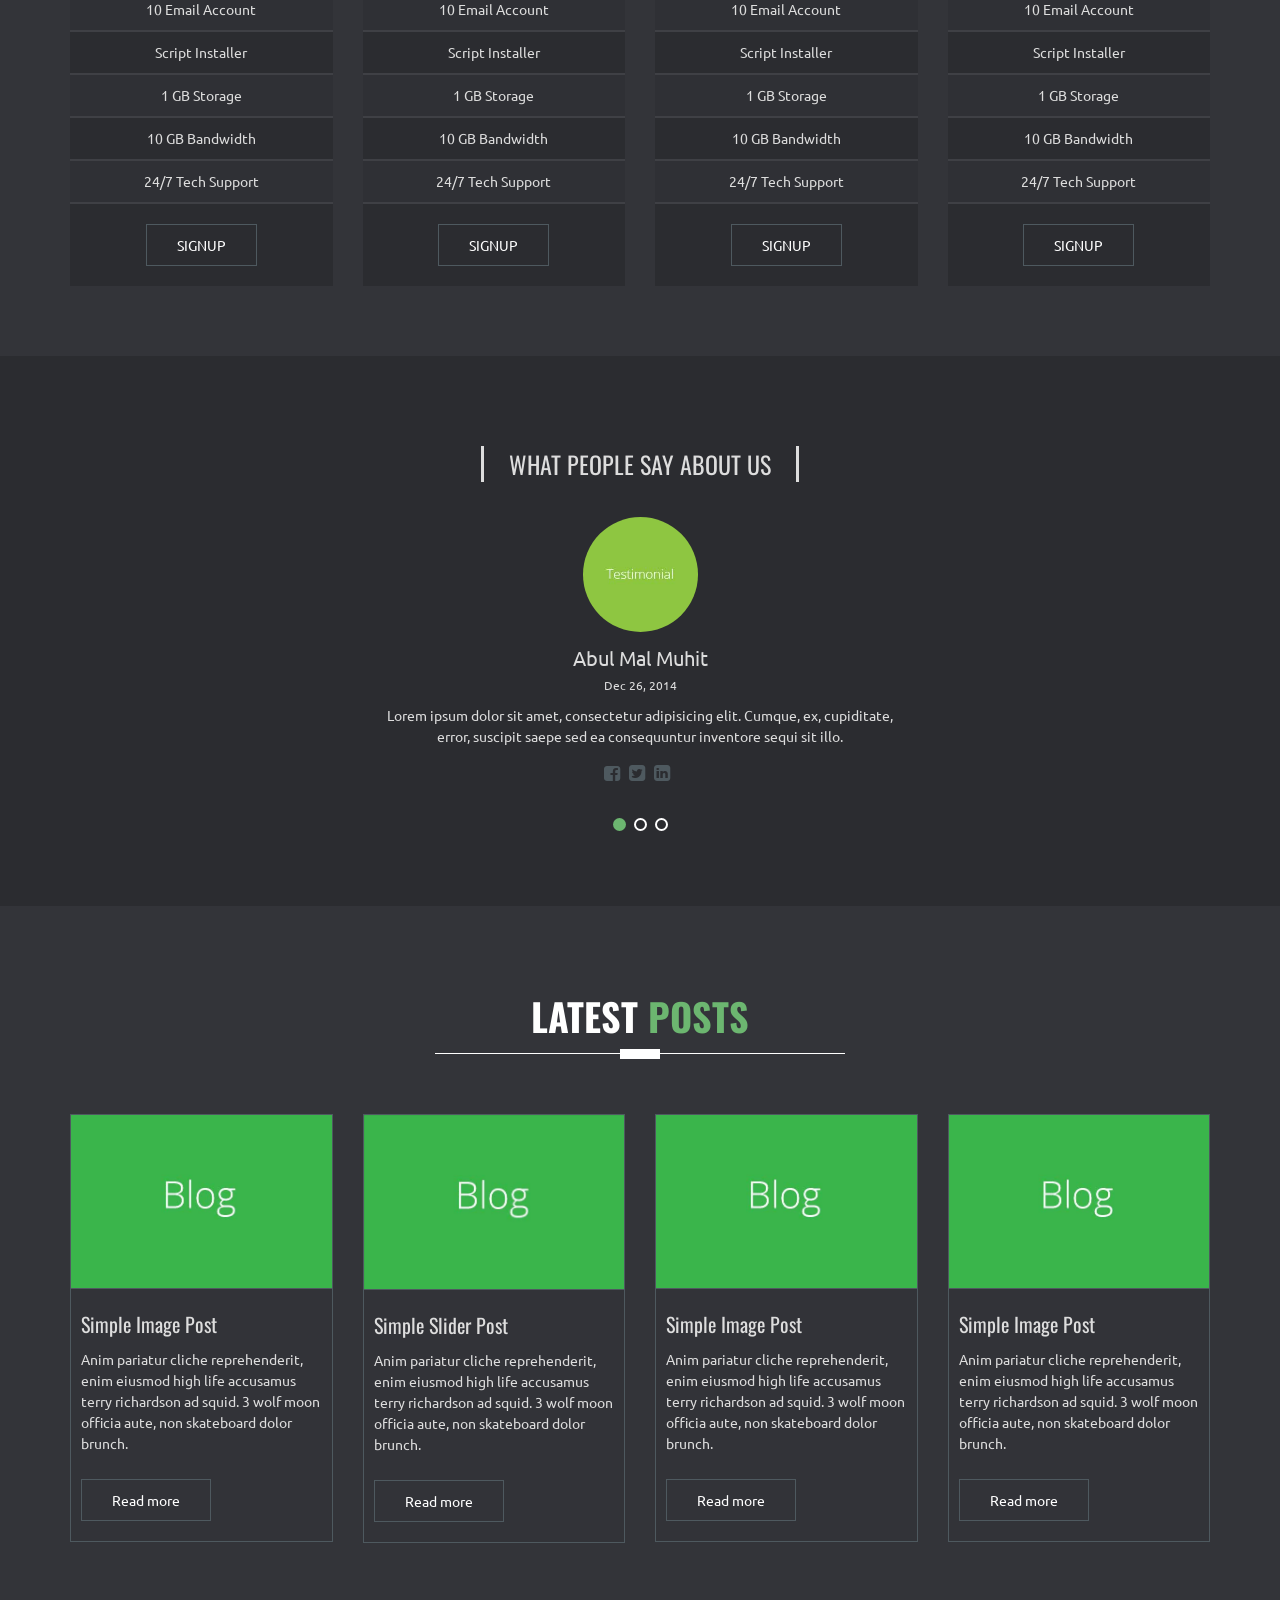
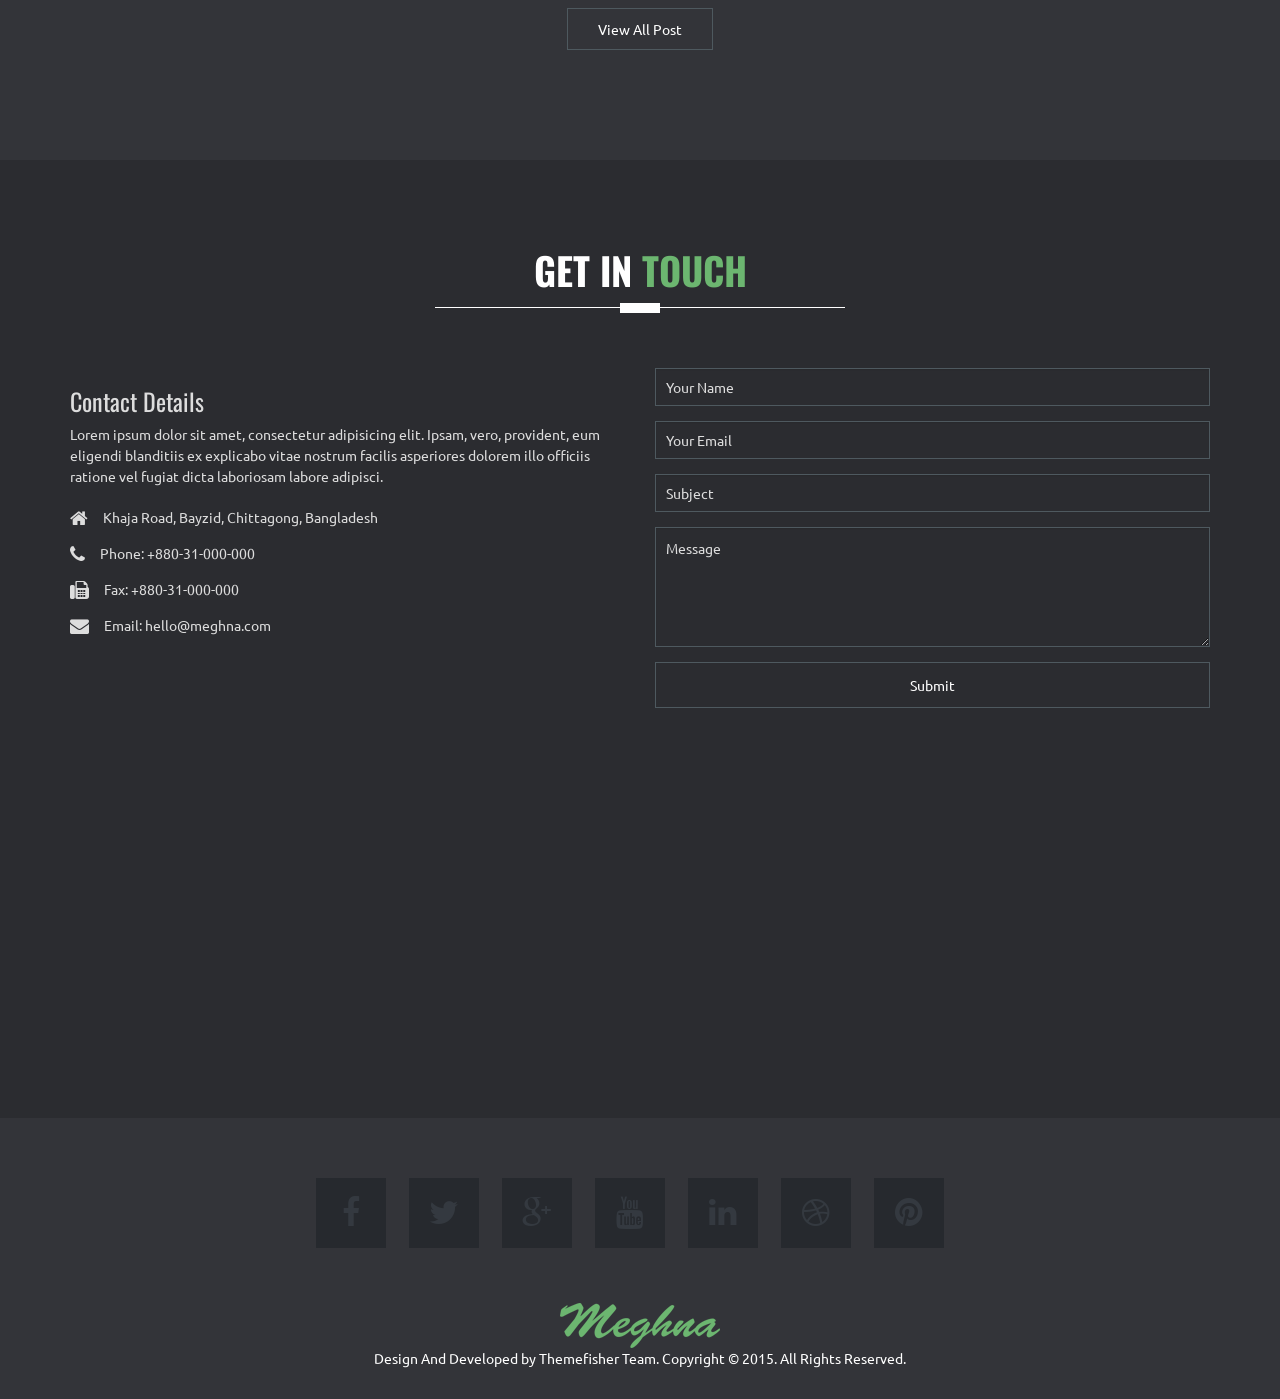
<file: Nueva carpeta/index.html>
<!DOCTYPE html>
[if lt IE 7]>      <html class="no-js lt-ie9 lt-ie8 lt-ie7"> <![endif]
[if IE 7]>         <html class="no-js lt-ie9 lt-ie8"> <![endif]
[if IE 8]>         <html class="no-js lt-ie9"> <![endif]
<html class="no-js">
<![endif]

<head>
    <meta http-equiv="Content-Type" content="text/html; charset=UTF-8">
    <meta name="description" content="Meghna One page parallax responsive HTML Template ">

    <meta name="author" content="Muhammad Morshed">

    <title>Meghna | Responsive Multipurpose Parallax HTML5 Template</title>

    <!-- Mobile Specific Meta
		================================================== -->
    <meta name="viewport" content="width=device-width, initial-scale=1">

    <!-- Favicon -->
    <link rel="shortcut icon" type="image/x-icon" href="img/favicon.png" />

    <!-- CSS
		================================================== -->
    <!-- Fontawesome Icon font -->
    <link rel="stylesheet" href="css/font-awesome.min.css">
    <!-- bootstrap.min css -->
    <link rel="stylesheet" href="css/bootstrap.min.css">
    <!-- Animate.css -->
    <link rel="stylesheet" href="css/animate.css">
    <!-- Owl Carousel -->
    <link rel="stylesheet" href="css/owl.carousel.css">
    <!-- Grid Component css -->
    <link rel="stylesheet" href="css/component.css">
    <!-- Slit Slider css -->
    <link rel="stylesheet" href="css/slit-slider.css">
    <!-- Main Stylesheet -->
    <link rel="stylesheet" href="css/main.css">
    <!-- Media Queries -->
    <link rel="stylesheet" href="css/media-queries.css">

    <!--
		Google Font
		=========================== -->

    <!-- Oswald / Title Font -->
    <link href='http://fonts.googleapis.com/css?family=Oswald:400,300' rel='stylesheet' type='text/css'>
    <!-- Ubuntu / Body Font -->
    <link href='http://fonts.googleapis.com/css?family=Ubuntu:400,300' rel='stylesheet' type='text/css'>

    <!-- Modernizer Script for old Browsers -->
    <script src="js/modernizr-2.6.2.min.js"></script>



</head>

<body id="body">
    <!--
	    Start Preloader
	    ==================================== -->
    <div id="loading-mask">
        <div class="loading-img">
            <img alt="Meghna Preloader" src="img/preloader.gif" />
        </div>
    </div>
    <!--
        End Preloader
        ==================================== -->

    <!--
        Welcome Slider
        ==================================== -->
    <section id="home">

        <div id="slitSlider" class="sl-slider-wrapper">
            <div class="sl-slider">

                <!-- single slide item -->
                <div class="sl-slide" data-orientation="horizontal" data-slice1-rotation="-25" data-slice2-rotation="-25" data-slice1-scale="2" data-slice2-scale="2">
                    <div class="sl-slide-inner">
                        <div class="bg-img bg-img-1"></div>
                        <div class="carousel-caption">
                            <div>
                                <img class="wow fadeInUp" src="img/meghna.png" alt="Meghna">
                                <h2 data-wow-duration="500ms" data-wow-delay="500ms" class="heading animated fadeInRight">Welcome To Meghna</h2>
                            </div>
                        </div>
                    </div>
                </div>
                <!-- /single slide item -->

                <!-- single slide item -->
                <div class="sl-slide" data-orientation="vertical" data-slice1-rotation="10" data-slice2-rotation="-15" data-slice1-scale="1.5" data-slice2-scale="1.5">
                    <div class="sl-slide-inner">
                        <div class="bg-img bg-img-2"></div>
                        <div class="carousel-caption">
                            <div>
                                <h2 class="heading animated fadeInDown">Highly Responsive</h2>
                                <h3 class="animated fadeInUp">With all Mejor Browser support including IE 9</h3>
                                <a class="btn btn-green animated fadeInUp" href="#">Get Started</a>
                            </div>
                        </div>
                    </div>
                </div>
                <!-- /single slide item -->

                <!-- single slide item -->
                <div class="sl-slide" data-orientation="horizontal" data-slice1-rotation="3" data-slice2-rotation="3" data-slice1-scale="2" data-slice2-scale="1">
                    <div class="sl-slide-inner">
                        <div class="bg-img bg-img-3"></div>
                        <div class="carousel-caption">
                            <div>
                                <h2 class="heading animated fadeInRight">One Page Parallax HTML Template</h2>
                                <h3 class="animated fadeInLeft">Clean and Professional Design</h3>
                                <a class="btn btn-green animated fadeInUp" href="#">Learn More</a>
                            </div>
                        </div>
                    </div>
                </div>
                <!-- /single slide item -->

            </div>
            <!-- /sl-slider -->

            <nav id="nav-arrows" class="nav-arrows">
                <span class="nav-arrow-prev">Previous</span>
                <span class="nav-arrow-next">Next</span>
            </nav>

            <nav id="nav-dots" class="nav-dots">
                <span class="nav-dot-current"></span>
                <span></span>
                <span></span>
            </nav>

        </div>
        <!-- /slider-wrapper -->
    </section>
    <!--/#home section-->

    <!-- 
        Fixed Navigation
        ==================================== -->
    <header id="navigation" class="navbar navbar-inverse">
        <div class="container">
            <div class="navbar-header">
                <!-- responsive nav button -->
                <button type="button" class="navbar-toggle" data-toggle="collapse" data-target=".navbar-collapse">
                        <span class="sr-only">Toggle navigation</span>
                        <span class="icon-bar"></span>
                        <span class="icon-bar"></span>
                        <span class="icon-bar"></span>
                    </button>
                <!-- /responsive nav button -->

                <!-- logo -->
                <a class="navbar-brand" href="#body">
                    <h1 id="logo">
                        <img src="img/logo-meghna.png" alt="Meghna" />
                    </h1>
                </a>
                <!-- /logo -->
            </div>

            <!-- main nav -->
            <nav class="collapse navbar-collapse navbar-right" role="Navigation">
                <ul id="nav" class="nav navbar-nav">
                    <li class="current"><a href="#body">Home</a></li>
                    <li><a href="#about">About Us</a></li>
                    <li><a href="#services">Services</a></li>
                    <li><a href="#showcase">Portfolio</a></li>
                    <li><a href="#our-team">Team</a></li>
                    <li><a href="#pricing">Pricing</a></li>
                    <li><a href="#blog">Blog</a></li>
                    <li><a href="#contact-us">Contact</a></li>
                </ul>
            </nav>
            <!-- /main nav -->

        </div>
    </header>
    <!--
        End Fixed Navigation
        ==================================== -->

    <!--
		Start About Section
		==================================== -->
    <section id="about" class="bg-one">
        <div class="container">
            <div class="row">

                <!-- section title -->
                <div class="title text-center wow fadeIn" data-wow-duration="1500ms">
                    <h2>Acerca de <span class="color">Nosotros</span></h2>
                    <div class="border"></div>
                </div>
                <!-- /section title -->

                <!-- About item -->
                <div class="col-md-4 text-center wow fadeInUp" data-wow-duration="500ms">
                    <div class="wrap-about">
                        <div class="icon-box">
                            <i class="fa fa-lightbulb-o fa-4x"></i>
                        </div>
                        <!-- Express About Yourself -->
                        <div class="about-content text-center">
                            <h3 class="ddd">Somos Creativos</h3>
                            <p>Comprendemos una amplia gama de servicios culturales, el teatro y los titeres solo son algunos del gran abanico de actividades artísticas que te podemos ofrecer </p>
                        </div>
                    </div>
                </div>
                <!-- End About item -->

                <!-- About item -->
                <div class="col-md-4 text-center wow fadeInUp" data-wow-duration="500ms" data-wow-delay="250ms">
                    <div class="wrap-about">
                        <div class="icon-box">
                            <i class="fa fa-users fa-4x"></i>
                        </div>
                        <!-- Express About Yourself -->
                        <div class="about-content text-center">
                            <h3>Somos Profesionales</h3>
                            <p>Somos un grupo de teatro independiente con la tarea de fomentar a través de la gestión cultural diferentes artes escénicas, con principal eje en el teatro y todas sus variantes</p>
                        </div>
                    </div>
                </div>
                <!-- End About item -->

                <!-- About item -->
                <div class="col-md-4 text-center wow fadeInUp" data-wow-duration="500ms" data-wow-delay="500ms">
                    <div class="wrap-about kill-margin-bottom">
                        <div class="icon-box">

                            <svg xmlns="http://www.w3.org/2000/svg" width="56" height="56" fill="currentColor" class="bi bi-camera-reels-fill" viewBox="0 0 16 16">
								<path d="M6 3a3 3 0 1 1-6 0 3 3 0 0 1 6 0z"/>
								<path d="M9 6a3 3 0 1 1 0-6 3 3 0 0 1 0 6z"/>
								<path d="M9 6h.5a2 2 0 0 1 1.983 1.738l3.11-1.382A1 1 0 0 1 16 7.269v7.462a1 1 0 0 1-1.406.913l-3.111-1.382A2 2 0 0 1 9.5 16H2a2 2 0 0 1-2-2V8a2 2 0 0 1 2-2h7z"/>
							  </svg>
                        </div>
                        <!-- Express About Yourself -->
                        <div class="about-content text-center">
                            <h3>Somos Innovadores</h3>
                            <p>Continuamente tenemos en circulación nuevos proyectos, programaciones de teatro y curaduría de festivales </p>
                        </div>
                    </div>
                </div>
                <!-- End About item -->

            </div>
            <!-- End row -->
        </div>
        <!-- End container -->
    </section>
    <!-- End section -->

    <!--
		Start Main Features
		==================================== -->
    <section id="main-features">
        <div class="container">
            <div class="row">

                <!-- features item -->
                <div id="features">
                    <div class="item">

                        <div class="features-item">

                            <!-- features media -->
                            <div class="col-md-6 feature-media media-wrapper wow fadeInUp" data-wow-duration="500ms">
                                <<iframe src="https://www.youtube.com/embed/ZTIrr2KSE0U" title="YouTube video player" frameborder="0" allow="accelerometer; autoplay; clipboard-write; encrypted-media; gyroscope; picture-in-picture" allowfullscreen></iframe>
                            </div>
                            <!-- /features media -->

                            <!-- features content -->
                            <div class="col-md-6 feature-desc wow fadeInUp" data-wow-duration="500ms" data-wow-delay="300ms">
                                <h3>Festival internacional de títeres y teatro</h3>
                                <br>
                                <p>“Muñecos de Arena y Viento”</p>
                                <p>Producción: Mablan títeres & espectáculos</p>
                                <P>Direccion: Helvert Collantes Moran </p>
                                <!--<a href="#" class="btn btn-transparent">Learn More</a>
                                <a href="#" class="btn btn-transparent">Purchase Theme</a>-->
                            </div>
                            <!-- /features content -->

                        </div>
                    </div>

                    <div class="item">

                        <div class="features-item">

                            <!-- features media -->
                            <div class="col-md-6 feature-media media-wrapper wow fadeInUp" data-wow-duration="500ms">
                                <iframe src="https://www.youtube.com/embed/C2yx6O-zjV0" title="YouTube video player" frameborder="0" allow="accelerometer; autoplay; clipboard-write; encrypted-media; gyroscope; picture-in-picture" allowfullscreen></iframe>
                            </div>
                            <!-- /features media -->

                            <!-- features content -->
                            <div class="col-md-6 feature-desc wow fadeInUp" data-wow-duration="500ms" data-wow-delay="300ms">
                                <h3>Muñecos de Arena y Viento</h3>
                                <br>
                                <p>El festival de títeres y teatro infantil de verano mas </p>
                                <p> austral del mundo, en la ciudad de Rada Tilly, </p>
                                <p> Patagonia Argentina.</p>
                                <p></p>
                                <p>Producción: Mablan títeres & espectáculos</p>
                                <P>Direccion: Helvert Collantes Moran </p>
                                <!--<a href="#" class="btn btn-transparent">Learn More</a>
                                <a href="#" class="btn btn-transparent">Purchase Theme</a>-->
                            </div>
                            <!-- /features content -->

                        </div>
                    </div>

                    <div class="item">

                        <div class="features-item">

                            <!-- features media -->
                            <div class="col-md-6 feature-media media-wrapper wow fadeInUp" data-wow-duration="500ms">
                                <iframe src="https://www.youtube.com/embed/XrjgRMUouVM" title="YouTube video player" frameborder="0" allow="accelerometer; autoplay; clipboard-write; encrypted-media; gyroscope; picture-in-picture" allowfullscreen></iframe>
                            </div>
                            <!-- /features media -->

                            <!-- features content -->
                            <div class="col-md-6 feature-desc wow fadeInUp" data-wow-duration="500ms" data-wow-delay="300ms">
                                <h3>glObO rOjO</h3>
                                <p> trabajo adolescente que se hizo dentro del grupo,</p>
                                <p> es impresionante ver como los adolescentes se hacen responsables</p>
                                <p> de contar algunos temas y mas aun con este bello lenguaje.</p>
                                <p>Producción: Mablan títeres & espectáculos</p>
                                <P>Direccion: Helvert Collantes Moran </p>
                                <!--<a href="#" class="btn btn-transparent">Learn More</a>
                                <a href="#" class="btn btn-transparent">Purchase Theme</a>-->
                            </div>
                            <!-- /features content -->

                        </div>
                    </div>
                    <!-- /features item -->

                </div>
                <!-- End row -->
            </div>
            <!-- End container -->
    </section>
    <!-- End section -->

    <!--
		Start Counter Section
		==================================== -->

    <section id="counter" class="parallax-section">
        <div class="container">
            <div class="row">

                <!-- first count item -->
                <div class="col-md-3 col-sm-6 col-xs-12 text-center wow fadeInDown" data-wow-duration="500ms">
                    <div class="counters-item">
                        <div>
                            <span data-speed="3000" data-to="320">2000</span>
                        </div>
                        <i class="fa fa-users fa-3x"></i>
                        <h3>Clientes Felices</h3>
                    </div>
                </div>
                <!-- end first count item -->

                <!-- second count item -->
                <div class="col-md-3 col-sm-6 col-xs-12 text-center wow fadeInDown" data-wow-duration="500ms" data-wow-delay="200ms">
                    <div class="counters-item">
                        <div>
                            <span data-speed="3000" data-to="565">15</span>
                        </div>
                        <i class="fa fa-check-square fa-3x"></i>
                        <h3>Proyectos Completados</h3>
                    </div>
                </div>
                <!-- end second count item -->

                <!-- third count item -->
                <div class="col-md-3 col-sm-6 col-xs-12 text-center wow fadeInDown" data-wow-duration="500ms" data-wow-delay="400ms">
                    <div class="counters-item">
                        <div>
                            <span data-speed="3000" data-to="95">96</span>
                            <span>%</span>
                        </div>
                        <i class="fa fa-thumbs-up fa-3x"></i>
                        <h3>Feedback Positivo</h3>

                    </div>
                </div>
                <!-- end third count item -->

                <!-- fourth count item -->
                <div class="col-md-3 col-sm-6 col-xs-12 text-center wow fadeInDown" data-wow-duration="500ms" data-wow-delay="600ms">
                    <div class="counters-item kill-margin-bottom">
                        <div>
                            <span data-speed="3000" data-to="2500">2500</span>
                        </div>
                        <i class="fa fa-coffee fa-3x"></i>
                        <h3>Tazas de Cafe</h3>
                    </div>
                </div>
                <!-- end fourth count item -->

            </div>
            <!-- end row -->
        </div>
        <!-- end container -->
    </section>
    <!-- end section -->


    <!-- Start Services Section
		==================================== -->

    <section id="services" class="bg-one">
        <div class="container">
            <div class="row">

                <!-- section title -->
                <div class="title text-center wow fadeIn" data-wow-duration="500ms">
                    <h2>Nuestros <span class="color">Servicios</span></h2>
                    <div class="border"></div>
                </div>
                <!-- /section title -->

                <!-- Single Service Item -->
                <article class="col-md-4 col-sm-6 col-xs-12 wow fadeInUp" data-wow-duration="500ms">
                    <div class="service-block text-center">
                        <div class="service-icon text-center">
                            <svg xmlns="http://www.w3.org/2000/svg" width="66" height="66" fill="currentColor" class="bi bi-people-fill" viewBox="0 0 16 16">
								<path d="M7 14s-1 0-1-1 1-4 5-4 5 3 5 4-1 1-1 1H7zm4-6a3 3 0 1 0 0-6 3 3 0 0 0 0 6z"/>
								<path fill-rule="evenodd" d="M5.216 14A2.238 2.238 0 0 1 5 13c0-1.355.68-2.75 1.936-3.72A6.325 6.325 0 0 0 5 9c-4 0-5 3-5 4s1 1 1 1h4.216z"/>
								<path d="M4.5 8a2.5 2.5 0 1 0 0-5 2.5 2.5 0 0 0 0 5z"/>
							  </svg>
                        </div>
                        <h3> Asistencia Profesional </h3>
                        <p> Realizamos asesoramiento personalizado en producciónes de obras ( dirección, luces y escenografía)</p>
                    </div>
                </article>
                <!-- End Single Service Item -->

                <!-- Single Service Item -->
                <article class="col-md-4 col-sm-6 col-xs-12 wow fadeInUp" data-wow-duration="500ms" data-wow-delay="200ms">
                    <div class="service-block text-center">
                        <div class="service-icon text-center">
                            <svg xmlns="http://www.w3.org/2000/svg" width="66" height="66" fill="currentColor" class="bi bi-stars" viewBox="0 0 16 16">
								<path d="M7.657 6.247c.11-.33.576-.33.686 0l.645 1.937a2.89 2.89 0 0 0 1.829 1.828l1.936.645c.33.11.33.576 0 .686l-1.937.645a2.89 2.89 0 0 0-1.828 1.829l-.645 1.936a.361.361 0 0 1-.686 0l-.645-1.937a2.89 2.89 0 0 0-1.828-1.828l-1.937-.645a.361.361 0 0 1 0-.686l1.937-.645a2.89 2.89 0 0 0 1.828-1.828l.645-1.937zM3.794 1.148a.217.217 0 0 1 .412 0l.387 1.162c.173.518.579.924 1.097 1.097l1.162.387a.217.217 0 0 1 0 .412l-1.162.387A1.734 1.734 0 0 0 4.593 5.69l-.387 1.162a.217.217 0 0 1-.412 0L3.407 5.69A1.734 1.734 0 0 0 2.31 4.593l-1.162-.387a.217.217 0 0 1 0-.412l1.162-.387A1.734 1.734 0 0 0 3.407 2.31l.387-1.162zM10.863.099a.145.145 0 0 1 .274 0l.258.774c.115.346.386.617.732.732l.774.258a.145.145 0 0 1 0 .274l-.774.258a1.156 1.156 0 0 0-.732.732l-.258.774a.145.145 0 0 1-.274 0l-.258-.774a1.156 1.156 0 0 0-.732-.732L9.1 2.137a.145.145 0 0 1 0-.274l.774-.258c.346-.115.617-.386.732-.732L10.863.1z"/>
							  </svg>
                        </div>
                        <h3>Teatro</h3>
                        <p>Vivimos por y para el teatro, tenemos proyectos de circulación, dirección y curaduría de festivales. Producciones propias y Talleres de teatro </p>
                    </div>
                </article>
                <!-- End Single Service Item -->


                <!-- Single Service Item -->
                <article class="col-md-4 col-sm-6 col-xs-12 wow fadeInDown" data-wow-duration="500ms" data-wow-delay="200ms">
                    <div class="service-block text-center">
                        <div class="service-icon text-center">
                            <svg xmlns="http://www.w3.org/2000/svg" width="66" height="66" fill="currentColor" class="bi bi-umbrella" viewBox="0 0 16 16">
								<path d="M8 0a.5.5 0 0 1 .5.5v.514C12.625 1.238 16 4.22 16 8c0 0 0 .5-.5.5-.149 0-.352-.145-.352-.145l-.004-.004-.025-.023a3.484 3.484 0 0 0-.555-.394A3.166 3.166 0 0 0 13 7.5c-.638 0-1.178.213-1.564.434a3.484 3.484 0 0 0-.555.394l-.025.023-.003.003s-.204.146-.353.146-.352-.145-.352-.145l-.004-.004-.025-.023a3.484 3.484 0 0 0-.555-.394 3.3 3.3 0 0 0-1.064-.39V13.5H8h.5v.039l-.005.083a2.958 2.958 0 0 1-.298 1.102 2.257 2.257 0 0 1-.763.88C7.06 15.851 6.587 16 6 16s-1.061-.148-1.434-.396a2.255 2.255 0 0 1-.763-.88 2.958 2.958 0 0 1-.302-1.185v-.025l-.001-.009v-.003s0-.002.5-.002h-.5V13a.5.5 0 0 1 1 0v.506l.003.044a1.958 1.958 0 0 0 .195.726c.095.191.23.367.423.495.19.127.466.229.879.229s.689-.102.879-.229c.193-.128.328-.304.424-.495a1.958 1.958 0 0 0 .197-.77V7.544a3.3 3.3 0 0 0-1.064.39 3.482 3.482 0 0 0-.58.417l-.004.004S5.65 8.5 5.5 8.5c-.149 0-.352-.145-.352-.145l-.004-.004a3.482 3.482 0 0 0-.58-.417A3.166 3.166 0 0 0 3 7.5c-.638 0-1.177.213-1.564.434a3.482 3.482 0 0 0-.58.417l-.004.004S.65 8.5.5 8.5C0 8.5 0 8 0 8c0-3.78 3.375-6.762 7.5-6.986V.5A.5.5 0 0 1 8 0zM6.577 2.123c-2.833.5-4.99 2.458-5.474 4.854A4.124 4.124 0 0 1 3 6.5c.806 0 1.48.25 1.962.511a9.706 9.706 0 0 1 .344-2.358c.242-.868.64-1.765 1.271-2.53zm-.615 4.93A4.16 4.16 0 0 1 8 6.5a4.16 4.16 0 0 1 2.038.553 8.688 8.688 0 0 0-.307-2.13C9.434 3.858 8.898 2.83 8 2.117c-.898.712-1.434 1.74-1.731 2.804a8.687 8.687 0 0 0-.307 2.131zm3.46-4.93c.631.765 1.03 1.662 1.272 2.53.233.833.328 1.66.344 2.358A4.14 4.14 0 0 1 13 6.5c.77 0 1.42.23 1.897.477-.484-2.396-2.641-4.355-5.474-4.854z"/>
							  </svg>
                        </div>
                        <h3>Titeres</h3>
                        <p>Dentro del lenguaje del teatro es nuestra especial investigación en las variedades que propone el teatro de objetos y títeres</p>
                    </div>
                </article>
                <!-- End Single Service Item -->


            </div>
            <!-- End row -->
        </div>
        <!-- End container -->
    </section>
    <!-- End section -->


    <!-- Start Portfolio Section
		=========================================== -->

    <section id="showcase">
        <div class="container">
            <div class="row wow fadeInDown" data-wow-duration="500ms">
                <div class="col-lg-12">

                    <!-- section title -->
                    <div class="title text-center">
                        <h2>Our <span class="color">Works</span></h2>
                        <div class="border"></div>
                    </div>
                    <!-- /section title -->

                    <!-- portfolio item filtering -->
                    <div class="portfolio-filter clearfix">
                        <ul class="text-center">
                            <li><a href="javascript:void(0)" class="filter" data-filter="all">All</a></li>
                            <li><a href="javascript:void(0)" class="filter" data-filter=".app">Mobile App</a></li>
                            <li><a href="javascript:void(0)" class="filter" data-filter=".web">Web Design</a></li>
                            <li><a href="javascript:void(0)" class="filter" data-filter=".photoshop">Photoshop</a></li>
                            <li><a href="javascript:void(0)" class="filter" data-filter=".illustrator">Illustrator</a></li>
                        </ul>
                    </div>
                    <!-- /portfolio item filtering -->

                </div>
                <!-- /end col-lg-12 -->
            </div>
            <!-- end row -->
        </div>
        <!-- end container -->

        <!-- portfolio items -->
        <div class="portfolio-item-wrapper wow fadeInUp" data-wow-duration="500ms">
            <ul id="og-grid" class="og-grid">

                <!-- single portfolio item -->
                <li class="mix app">
                    <a href="javascript:void(0)" data-largesrc="img/portfolio/portx1.jpg" data-title="Azuki bean" data-description="Swiss chard pumpkin bunya nuts maize plantain aubergine napa cabbage soko coriander sweet pepper water spinach winter purslane shallot tigernut lentil beetroot.">
                        <img src="img/portfolio/portx1.jpg" alt="Meghna">
                        <div class="hover-mask">
                            <h3>Azuki bean</h3>
                            <span>
									<i class="fa fa-plus fa-2x"></i>
								</span>
                        </div>
                    </a>
                </li>
                <!-- /single portfolio item -->

                <!-- single portfolio item -->
                <li class="mix web">
                    <a href="javascript:void(0)" data-largesrc="img/portfolio/portx1.jpg" data-title="Veggies sunt bona vobis" data-description="Komatsuna prairie turnip wattle seed artichoke mustard horseradish taro rutabaga ricebean carrot black-eyed pea turnip greens beetroot yarrow watercress kombu.">
                        <img src="img/portfolio/portx1.jpg" alt="Meghna">
                        <div class="hover-mask">
                            <h3>Veggies sunt bona vobis</h3>
                            <span>
									<i class="fa fa-plus fa-2x"></i>
								</span>
                        </div>
                    </a>
                </li>
                <!-- /single portfolio item -->

                <!-- single portfolio item -->
                <li class="mix photoshop">
                    <a href="javascript:void(0)" data-largesrc="img/portfolio/portx1.jpg" data-title="Dandelion horseradish" data-description="Cabbage bamboo shoot broccoli rabe chickpea chard sea lettuce lettuce ricebean artichoke earthnut pea aubergine okra brussels sprout avocado tomato.">
                        <img src="img/portfolio/portx1.jpg" alt="Meghna">
                        <div class="hover-mask">
                            <h3>Dandelion horseradish</h3>
                            <span>
									<i class="fa fa-plus fa-2x"></i>
								</span>
                        </div>
                    </a>
                </li>
                <!-- /single portfolio item -->

                <!-- single portfolio item -->
                <li class="mix illustrator">
                    <a href="javascript:void(0)" data-largesrc="img/portfolio/portx1.jpg" data-title="Dandelion horseradish" data-description="Cabbage bamboo shoot broccoli rabe chickpea chard sea lettuce lettuce ricebean artichoke earthnut pea aubergine okra brussels sprout avocado tomato.">
                        <img src="img/portfolio/portx1.jpg" alt="Meghna">
                        <div class="hover-mask">
                            <h3>Dandelion horseradish</h3>
                            <span>
									<i class="fa fa-plus fa-2x"></i>
								</span>
                        </div>
                    </a>
                </li>
                <!-- /single portfolio item -->

                <!-- single portfolio item -->
                <li class="mix app">
                    <a href="javascript:void(0)" data-largesrc="img/portfolio/portx1.jpg" data-title="Azuki bean" data-description="Swiss chard pumpkin bunya nuts maize plantain aubergine napa cabbage soko coriander sweet pepper water spinach winter purslane shallot tigernut lentil beetroot.">
                        <img src="img/portfolio/portx1.jpg" alt="Meghna">
                        <div class="hover-mask">
                            <h3>Azuki bean</h3>
                            <span>
									<i class="fa fa-plus fa-2x"></i>
								</span>
                        </div>
                    </a>
                </li>
                <!-- /single portfolio item -->

                <!-- single portfolio item -->
                <li class="mix app">
                    <a href="javascript:void(0)" data-largesrc="img/portfolio/portx1.jpg" data-title="Veggies sunt bona vobis" data-description="Komatsuna prairie turnip wattle seed artichoke mustard horseradish taro rutabaga ricebean carrot black-eyed pea turnip greens beetroot yarrow watercress kombu.">
                        <img src="img/portfolio/portx1.jpg" alt="Meghna">
                        <div class="hover-mask">
                            <h3>Veggies sunt bona vobis</h3>
                            <span>
									<i class="fa fa-plus fa-2x"></i>
								</span>
                        </div>
                    </a>
                </li>
                <!-- /single portfolio item -->

                <!-- single portfolio item -->
                <li class="mix web">
                    <a href="javascript:void(0)" data-largesrc="img/portfolio/portx1.jpg" data-title="Dandelion horseradish" data-description="Cabbage bamboo shoot broccoli rabe chickpea chard sea lettuce lettuce ricebean artichoke earthnut pea aubergine okra brussels sprout avocado tomato.">
                        <img src="img/portfolio/portx1.jpg" alt="Meghna">
                        <div class="hover-mask">
                            <h3>Dandelion horseradish</h3>
                            <span>
									<i class="fa fa-plus fa-2x"></i>
								</span>
                        </div>
                    </a>
                </li>
                <!-- /single portfolio item -->

                <!-- single portfolio item -->
                <li class="mix photoshop">
                    <a href="javascript:void(0)" data-largesrc="img/portfolio/portx1.jpg" data-title="Azuki bean" data-description="Swiss chard pumpkin bunya nuts maize plantain aubergine napa cabbage soko coriander sweet pepper water spinach winter purslane shallot tigernut lentil beetroot.">
                        <img src="img/portfolio/portx1.jpg" alt="Meghna">
                        <div class="hover-mask">
                            <h3>Azuki bean</h3>
                            <span>
									<i class="fa fa-plus fa-2x"></i>
								</span>
                        </div>
                    </a>
                </li>
                <!-- /single portfolio item -->

                <!-- single portfolio item -->
                <li class="mix photoshop">
                    <a href="javascript:void(0)" data-largesrc="img/portfolio/portx1.jpg" data-title="Veggies sunt bona vobis" data-description="Komatsuna prairie turnip wattle seed artichoke mustard horseradish taro rutabaga ricebean carrot black-eyed pea turnip greens beetroot yarrow watercress kombu.">
                        <img src="img/portfolio/portx1.jpg" alt="Meghna">
                        <div class="hover-mask">
                            <h3>Veggies sunt bona vobis</h3>
                            <span>
									<i class="fa fa-plus fa-2x"></i>
								</span>
                        </div>
                    </a>
                </li>
                <!-- /single portfolio item -->

                <!-- single portfolio item -->
                <li class="mix illustrator">
                    <a href="javascript:void(0)" data-largesrc="img/portfolio/portx1.jpg" data-title="Veggies sunt bona vobis" data-description="Komatsuna prairie turnip wattle seed artichoke mustard horseradish taro rutabaga ricebean carrot black-eyed pea turnip greens beetroot yarrow watercress kombu.">
                        <img src="img/portfolio/portx1.jpg" alt="Meghna">
                        <div class="hover-mask">
                            <h3>Veggies sunt bona vobis</h3>
                            <span>
									<i class="fa fa-plus fa-2x"></i>
								</span>
                        </div>
                    </a>
                </li>
                <!-- /single portfolio item -->

                <!-- single portfolio item -->
                <li class="mix web">
                    <a href="javascript:void(0)" data-largesrc="img/portfolio/portx1.jpg" data-title="Dandelion horseradish" data-description="Cabbage bamboo shoot broccoli rabe chickpea chard sea lettuce lettuce ricebean artichoke earthnut pea aubergine okra brussels sprout avocado tomato.">
                        <img src="img/portfolio/portx1.jpg" alt="Meghna">
                        <div class="hover-mask">
                            <h3>Dandelion horseradish</h3>
                            <span>
									<i class="fa fa-plus fa-2x"></i>
								</span>
                        </div>
                    </a>
                </li>
                <!-- /single portfolio item -->

                <!-- single portfolio item -->
                <li class="mix app">
                    <a href="javascript:void(0)" data-largesrc="img/portfolio/portx1.jpg" data-title="Azuki bean" data-description="Swiss chard pumpkin bunya nuts maize plantain aubergine napa cabbage soko coriander sweet pepper water spinach winter purslane shallot tigernut lentil beetroot.">
                        <img src="img/portfolio/portx1.jpg" alt="Meghna">
                        <div class="hover-mask">
                            <h3>Azuki bean</h3>
                            <span>
									<i class="fa fa-plus fa-2x"></i>
								</span>
                        </div>
                    </a>
                </li>
                <!-- /single portfolio item -->

            </ul>
            <!-- end og grid -->
        </div>
        <!-- portfolio items wrapper -->

    </section>
    <!-- End section -->


    <!-- Start Team Skills
		=========================================== -->

    <section id="team-skills" class="parallax-section">
        <div class="container">
            <div class="row wow fadeInDown" data-wow-duration="500ms">

                <!-- section title -->
                <div class="title text-center">
                    <h2>Our <span class="color">Skills</span></h2>
                    <div class="border"></div>
                </div>
                <!-- /section title -->

                <!-- skill set -->
                <div class="col-md-3 col-sm-6 col-xs-12 wow fadeInUp" data-wow-duration="500ms">
                    <div class="skill-chart text-center">
                        <span class="chart" data-percent="80">
								<span class="percent"></span>
                        </span>
                        <h3><i class="fa fa-wordpress"></i> Wordpress</h3>
                        <p>Lorem ipsum has erroribus design color vituper bonorum depend you usedcom.bonorum dependan be used.</p>
                    </div>
                </div>
                <!-- end skill set -->

                <!-- skill set -->
                <div class="col-md-3 col-sm-6 col-xs-12 wow fadeInUp" data-wow-duration="500ms" data-wow-delay="200ms">
                    <div class="skill-chart text-center">
                        <span class="chart" data-percent="90">
								<span class="percent">86</span>
                        </span>
                        <h3><i class="fa fa-html5"></i> HTML 5</h3>
                        <p>Lorem ipsum has erroribus design color vituper bonorum depend you usedcom.bonorum dependan be used.</p>
                    </div>
                </div>
                <!-- end skill set -->

                <!-- skill set -->
                <div class="col-md-3 col-sm-6 col-xs-12 wow fadeInUp" data-wow-duration="500ms" data-wow-delay="400ms">
                    <div class="skill-chart text-center">
                        <span class="chart" data-percent="85">
								<span class="percent"></span>
                        </span>
                        <h3><i class="fa fa-android"></i> Android</h3>
                        <p>Lorem ipsum has erroribus design color vituper bonorum depend you usedcom.bonorum dependan be used.</p>
                    </div>
                </div>
                <!-- end skill set -->

                <!-- skill set -->
                <div class="col-md-3 col-sm-6 col-xs-12 wow fadeInUp" data-wow-duration="500ms" data-wow-delay="600ms">
                    <div class="skill-chart text-center">
                        <span class="chart" data-percent="70">
								<span class="percent"></span>
                        </span>
                        <h3><i class="fa fa-apple"></i> IOS</h3>
                        <p>Lorem ipsum has erroribus design color vituper bonorum depend you usedcom.bonorum dependan be used.</p>
                    </div>
                </div>
                <!-- end skill set -->

            </div>
            <!-- End row -->
        </div>
        <!-- End container -->
    </section>
    <!-- End section -->

    <!-- Start Our Team
		=========================================== -->

    <section id="our-team">
        <div class="container">
            <div class="row">

                <!-- section title -->
                <div class="title text-center wow fadeInUp" data-wow-duration="500ms">
                    <h2>Nuestro <span class="color">Equipo</span></h2>
                    <div class="border"></div>
                </div>
                <!-- /section title -->

                <!-- team member -->
                <div class="col-md-3 col-sm-6 wow fadeInDown" data-wow-duration="500ms">
                    <article class="team-mate">
                        <div class="member-photo">
                            <!-- member photo -->
                            <img class="img-responsive" src="img/team/member-1.jpg" alt="Meghna">
                            <!-- /member photo -->

                            <!-- member social profile -->
                            <div class="mask">
                                <ul class="clearfix">
                                    <li><a href="#"><i class="fa fa-facebook"></i></a></li>
                                    <li><a href="#"><i class="fa fa-twitter"></i></a></li>
                                    <li><a href="#"><i class="fa fa-linkedin"></i></a></li>
                                    <li><a href="#"><i class="fa fa-dribbble"></i></a></li>
                                </ul>
                            </div>
                            <!-- /member social profile -->
                        </div>

                        <!-- member name & designation -->
                        <div class="member-title">
                            <h3>Abul Mal Muhit</h3>
                            <span>CEO/Founder</span>
                        </div>
                        <!-- /member name & designation -->

                        <!-- about member -->
                        <div class="member-info">
                            <p>Lorem ipsum dolor sit amet consectetur adipisicing elit. Aspernatur necessitatibus ullam, culpa odio.</p>
                        </div>
                        <!-- /about member -->

                    </article>
                </div>
                <!-- end team member -->

                <!-- team member -->
                <div class="col-md-3 col-sm-6 wow fadeInDown" data-wow-duration="500ms" data-wow-delay="200ms">
                    <article class="team-mate">
                        <div class="member-photo">
                            <!-- member photo -->
                            <img class="img-responsive" src="img/team/member-1.jpg" alt="Meghna">
                            <!-- /member photo -->

                            <!-- member social profile -->
                            <div class="mask">
                                <ul class="clearfix">
                                    <li><a href="#"><i class="fa fa-facebook"></i></a></li>
                                    <li><a href="#"><i class="fa fa-twitter"></i></a></li>
                                    <li><a href="#"><i class="fa fa-linkedin"></i></a></li>
                                    <li><a href="#"><i class="fa fa-dribbble"></i></a></li>
                                </ul>
                            </div>
                            <!-- /member social profile -->
                        </div>

                        <!-- member name & designation -->
                        <div class="member-title">
                            <h3>Frank Miller</h3>
                            <span>Manager</span>
                        </div>
                        <!-- /member name & designation -->

                        <!-- about member -->
                        <div class="member-info">
                            <p>Lorem ipsum dolor sit amet consectetur adipisicing elit. Aspernatur necessitatibus ullam, culpa odio.</p>
                        </div>
                        <!-- /about member -->
                    </article>
                </div>
                <!-- end team member -->

                <!-- team member -->
                <div class="col-md-3 col-sm-6 wow fadeInDown" data-wow-duration="500ms" data-wow-delay="400ms">
                    <article class="team-mate">
                        <div class="member-photo">
                            <!-- member photo -->
                            <img class="img-responsive" src="img/team/member-1.jpg" alt="Meghna">
                            <!-- /member photo -->

                            <!-- member social profile -->
                            <div class="mask">
                                <ul class="clearfix">
                                    <li><a href="#"><i class="fa fa-facebook"></i></a></li>
                                    <li><a href="#"><i class="fa fa-twitter"></i></a></li>
                                    <li><a href="#"><i class="fa fa-linkedin"></i></a></li>
                                    <li><a href="#"><i class="fa fa-dribbble"></i></a></li>
                                </ul>
                            </div>
                            <!-- /member social profile -->
                        </div>

                        <!-- member name & designation -->
                        <div class="member-title">
                            <h3>Michael Jonson</h3>
                            <span>Web Developer</span>
                        </div>
                        <!-- /member name & designation -->

                        <!-- about member -->
                        <div class="member-info">
                            <p>Lorem ipsum dolor sit amet consectetur adipisicing elit. Aspernatur necessitatibus ullam, culpa odio.</p>
                        </div>
                        <!-- /about member -->
                    </article>
                </div>
                <!-- end team member -->

                <!-- team member -->
                <div class="col-md-3 col-sm-6 wow fadeInDown" data-wow-duration="500ms" data-wow-delay="600ms">
                    <article class="team-mate kill-margin-bottom">
                        <div class="member-photo">
                            <!-- member photo -->
                            <img class="img-responsive" src="img/team/member-1.jpg" alt="Meghna">
                            <!-- /member photo -->

                            <!-- member social profile -->
                            <div class="mask">
                                <ul class="clearfix">
                                    <li><a href="#"><i class="fa fa-facebook"></i></a></li>
                                    <li><a href="#"><i class="fa fa-twitter"></i></a></li>
                                    <li><a href="#"><i class="fa fa-linkedin"></i></a></li>
                                    <li><a href="#"><i class="fa fa-dribbble"></i></a></li>
                                </ul>
                            </div>
                            <!-- /member social profile -->
                        </div>

                        <!-- member name & designation -->
                        <div class="member-title">
                            <h3>Mo. Kha. Alamgir</h3>
                            <span>SEO Specialist</span>
                        </div>
                        <!-- /member name & designation -->

                        <!-- about member -->
                        <div class="member-info">
                            <p>Lorem ipsum dolor sit amet consectetur adipisicing elit. Aspernatur necessitatibus ullam, culpa odio.</p>
                        </div>
                        <!-- /about member -->
                    </article>
                </div>
                <!-- end team member -->

            </div>
            <!-- End row -->
        </div>
        <!-- End container -->
    </section>
    <!-- End section -->


    <!-- Start Twitter Feed
		=========================================== -->

    <section id="twitter-feed" class="parallax-section">
        <div class="container">
            <div class="row">
                <div class="col-lg-12 text-center">

                    <!-- twitter bird -->
                    <div class="twitter-bird wow fadeInDown" data-wow-duration="500ms">
                        <span>
								<i class="fa fa-twitter fa-4x"></i>
							</span>
                    </div>
                    <!-- /twitter bird -->

                    <!-- fetching tweet -->
                    <div class="tweet wow fadeIn" data-wow-duration="2000ms"></div>
                    <!-- /fetching tweet -->

                    <!-- follow us button -->
                    <a href="https://twitter.com/amimorshed" title="Follow Us" target="_blank" class="btn btn-transparent wow fadeInUp" data-wow-duration="500ms">Follow Us</a>
                    <!-- /follow us button -->

                </div>
            </div>
            <!-- End row -->
        </div>
        <!-- End container -->
    </section>
    <!-- End section -->

    <!-- Start Pricing section
		=========================================== -->

    <section id="pricing" class="bg-one">
        <div class="container">
            <div class="row">

                <!-- section title -->
                <div class="title text-center wow fadeInDown" data-wow-duration="500ms">
                    <h2>Our Greatest<span class="color"> Plans</span></h2>
                    <div class="border"></div>
                </div>
                <!-- /section title -->

                <!-- single pricing table -->
                <article class="col-md-3 col-sm-6 col-xs-12 text-center wow fadeInUp" data-wow-duration="200ms">
                    <div class="pricing">

                        <!-- plan name & value -->
                        <div class="price-title">
                            <h3>Free</h3>
                            <p>From <strong class="value">$99</strong> month</p>
                        </div>
                        <!-- /plan name & value -->

                        <!-- plan description -->
                        <ul>
                            <li>1GB Disk Space</li>
                            <li>10 Email Account</li>
                            <li>Script Installer</li>
                            <li>1 GB Storage</li>
                            <li>10 GB Bandwidth</li>
                            <li>24/7 Tech Support</li>
                        </ul>
                        <!-- /plan description -->

                        <!-- signup button -->
                        <a class="btn btn-transparent" href="#">Signup</a>
                        <!-- /signup button -->

                    </div>
                </article>
                <!-- end single pricing table -->

                <!-- single pricing table -->
                <article class="col-md-3 col-sm-6 col-xs-12 text-center wow fadeInUp" data-wow-duration="500ms" data-wow-delay="400ms">
                    <div class="pricing">

                        <!-- plan name & value -->
                        <div class="price-title">
                            <h3>Silver</h3>
                            <p>From <strong class="value">$149</strong> month</p>
                        </div>
                        <!-- /plan name & value -->

                        <!-- plan description -->
                        <ul>
                            <li>1GB Disk Space</li>
                            <li>10 Email Account</li>
                            <li>Script Installer</li>
                            <li>1 GB Storage</li>
                            <li>10 GB Bandwidth</li>
                            <li>24/7 Tech Support</li>
                        </ul>
                        <!-- /plan description -->

                        <!-- signup button -->
                        <a class="btn btn-transparent" href="#">Signup</a>
                        <!-- /signup button -->

                    </div>
                </article>
                <!-- end single pricing table -->

                <!-- single pricing table -->
                <article class="col-md-3 col-sm-6 col-xs-12 text-center wow fadeInUp" data-wow-duration="500ms" data-wow-delay="600ms">
                    <div class="pricing">

                        <!-- plan name & value -->
                        <div class="price-title">
                            <h3>Gold</h3>
                            <p>From <strong class="value">$199</strong> month</p>
                        </div>
                        <!-- /plan name & value -->

                        <!-- plan description -->
                        <ul>
                            <li>1GB Disk Space</li>
                            <li>10 Email Account</li>
                            <li>Script Installer</li>
                            <li>1 GB Storage</li>
                            <li>10 GB Bandwidth</li>
                            <li>24/7 Tech Support</li>
                        </ul>
                        <!-- /plan description -->

                        <!-- signup button -->
                        <a class="btn btn-transparent" href="#">Signup</a>
                        <!-- /signup button -->

                    </div>
                </article>
                <!-- end single pricing table -->

                <!-- single pricing table -->
                <article class="col-md-3 col-sm-6 col-xs-12 text-center wow fadeInUp" data-wow-duration="500ms" data-wow-delay="750ms">
                    <div class="pricing kill-margin-bottom">

                        <!-- plan name & value -->
                        <div class="price-title">
                            <h3>Platinum</h3>
                            <p>From <strong class="value">$299</strong> month</p>
                        </div>
                        <!-- /plan name & value -->

                        <!-- plan description -->
                        <ul>
                            <li>1GB Disk Space</li>
                            <li>10 Email Account</li>
                            <li>Script Installer</li>
                            <li>1 GB Storage</li>
                            <li>10 GB Bandwidth</li>
                            <li>24/7 Tech Support</li>
                        </ul>
                        <!-- /plan description -->

                        <!-- signup button -->
                        <a class="btn btn-transparent" href="#">Signup</a>
                        <!-- /signup button -->

                    </div>
                </article>
                <!-- end single pricing table -->


            </div>
            <!-- End row -->
        </div>
        <!-- End container -->
    </section>
    <!-- End section -->


    <!-- Start Testimonial
		=========================================== -->

    <section id="testimonial" class="parallax-section">
        <div class="container">
            <div class="row">
                <div class="col-lg-12">

                    <!-- section title -->
                    <div class="sub-title text-center wow fadeInDown" data-wow-duration="500ms">
                        <h3>What People Say About Us</h3>
                    </div>
                    <!-- /section title -->

                    <!-- testimonial wrapper -->
                    <div id="testimonials" class="wow fadeInUp" data-wow-duration="500ms" data-wow-delay="100ms">

                        <!-- testimonial single -->
                        <div class="item text-center">

                            <!-- client photo -->
                            <div class="client-thumb">
                                <img src="img/team/client.jpg" class="img-responsive" alt="Meghna">
                            </div>
                            <!-- /client photo -->

                            <!-- client info -->
                            <div class="client-info">
                                <div class="client-meta">
                                    <h3>Abul Mal Muhit</h3>
                                    <span>Dec 26, 2014</span>
                                </div>
                                <div class="client-comment">
                                    <p>Lorem ipsum dolor sit amet, consectetur adipisicing elit. Cumque, ex, cupiditate, error, suscipit saepe sed ea consequuntur inventore sequi sit illo.</p>
                                    <ul class="social-profile">
                                        <li><a href="#"><i class="fa fa-facebook-square fa-lg"></i></a></li>
                                        <li><a href="#"><i class="fa fa-twitter-square fa-lg"></i></a></li>
                                        <li><a href="#"><i class="fa fa-linkedin-square fa-lg"></i></a></li>
                                    </ul>
                                </div>
                            </div>
                            <!-- /client info -->
                        </div>
                        <!-- /testimonial single -->

                        <!-- testimonial single -->
                        <div class="item text-center">

                            <!-- client photo -->
                            <div class="client-thumb">
                                <img src="img/team/client.jpg" class="img-responsive" alt="Meghna">
                            </div>
                            <!-- /client photo -->

                            <!-- client info -->
                            <div class="client-info">
                                <div class="client-meta">
                                    <h3>Abul Mal Muhit</h3>
                                    <span>Dec 26, 2014</span>
                                </div>
                                <div class="client-comment">
                                    <p>Lorem ipsum dolor sit amet, consectetur adipisicing elit. Cumque, ex, cupiditate, error, suscipit saepe sed ea consequuntur inventore sequi sit illo.</p>
                                    <ul class="social-profile">
                                        <li><a href="#"><i class="fa fa-facebook-square fa-lg"></i></a></li>
                                        <li><a href="#"><i class="fa fa-twitter-square fa-lg"></i></a></li>
                                        <li><a href="#"><i class="fa fa-linkedin-square fa-lg"></i></a></li>
                                    </ul>
                                </div>
                            </div>
                            <!-- /client info -->
                        </div>
                        <!-- /testimonial single -->

                        <!-- testimonial single -->
                        <div class="item text-center">

                            <!-- client photo -->
                            <div class="client-thumb">
                                <img src="img/team/client.jpg" class="img-responsive" alt="Meghna">
                            </div>
                            <!-- /client photo -->

                            <!-- client info -->
                            <div class="client-info">
                                <div class="client-meta">
                                    <h3>Abul Mal Muhit</h3>
                                    <span>Dec 26, 2014</span>
                                </div>
                                <div class="client-comment">
                                    <p>Lorem ipsum dolor sit amet, consectetur adipisicing elit. Cumque, ex, cupiditate, error, suscipit saepe sed ea consequuntur inventore sequi sit illo.</p>
                                    <ul class="social-profile">
                                        <li><a href="#"><i class="fa fa-facebook-square fa-lg"></i></a></li>
                                        <li><a href="#"><i class="fa fa-twitter-square fa-lg"></i></a></li>
                                        <li><a href="#"><i class="fa fa-linkedin-square fa-lg"></i></a></li>
                                    </ul>
                                </div>
                            </div>
                            <!-- /client info -->
                        </div>
                        <!-- /testimonial single -->

                    </div>
                    <!-- end testimonial wrapper -->
                </div>
                <!-- end col lg 12 -->
            </div>
            <!-- End row -->
        </div>
        <!-- End container -->
    </section>
    <!-- End Section -->


    <!--
		Start Blog Section
		=========================================== -->

    <section id="blog" class="bg-one">
        <div class="container">
            <div class="row">

                <!-- section title -->
                <div class="title text-center wow fadeInDown">
                    <h2> Latest <span class="color">Posts</span></h2>
                    <div class="border"></div>
                </div>
                <!-- /section title -->

                <div class="clearfix">

                    <!-- single blog post -->
                    <article class="col-md-3 col-sm-6 col-xs-12 clearfix wow fadeInUp" data-wow-duration="500ms">
                        <div class="note">
                            <div class="media-wrapper">
                                <img src="img/blog/amazing-caves-coverimage.jpg" alt="amazing caves coverimage" class="img-responsive">
                            </div>

                            <div class="excerpt">
                                <h3>Simple Image Post</h3>
                                <p>Anim pariatur cliche reprehenderit, enim eiusmod high life accusamus terry richardson ad squid. 3 wolf moon officia aute, non skateboard dolor brunch.</p>
                                <a class="btn btn-transparent" href="single-post.html">Read more</a>
                            </div>
                        </div>
                    </article>
                    <!-- /single blog post -->

                    <!-- single blog post -->
                    <article class="col-md-3 col-sm-6 col-xs-12 wow fadeInUp" data-wow-duration="500ms" data-wow-delay="200ms">
                        <div class="note">
                            <div id="gallery-post" class="media-wrapper">
                                <div class="item">
                                    <img src="img/blog/amazing-caves-coverimage.jpg" alt="amazing caves coverimage" class="img-responsive">
                                </div>
                                <div class="item">
                                    <img src="img/blog/bicycle.jpg" alt="Flying bicycle" class="img-responsive">
                                </div>
                                <div class="item">
                                    <img src="img/blog/3D-beach-art.jpg" alt="3D Beach Art | Meghna" class="img-responsive">
                                </div>
                            </div>

                            <div class="excerpt">
                                <h3>Simple Slider Post</h3>
                                <p>Anim pariatur cliche reprehenderit, enim eiusmod high life accusamus terry richardson ad squid. 3 wolf moon officia aute, non skateboard dolor brunch.</p>
                                <a class="btn btn-transparent" href="single-post.html">Read more</a>
                            </div>
                        </div>
                    </article>
                    <!-- end single blog post -->

                    <!-- single blog post -->
                    <article class="col-md-3 col-sm-6 col-xs-12 wow fadeInUp" data-wow-duration="500ms" data-wow-delay="400ms">
                        <div class="note">
                            <div class="media-wrapper">
                                <img src="img/blog/amazing-caves-coverimage.jpg" alt="amazing caves coverimage" class="img-responsive">
                            </div>

                            <div class="excerpt">
                                <h3>Simple Image Post</h3>
                                <p>Anim pariatur cliche reprehenderit, enim eiusmod high life accusamus terry richardson ad squid. 3 wolf moon officia aute, non skateboard dolor brunch.</p>
                                <a class="btn btn-transparent" href="single-post.html">Read more</a>
                            </div>
                        </div>
                    </article>
                    <!-- end single blog post -->

                    <!-- single blog post -->
                    <article class="col-md-3 col-sm-6 col-xs-12 wow fadeInUp" data-wow-duration="500ms" data-wow-delay="600ms">
                        <div class="note kill-margin-bottom">
                            <div class="media-wrapper">
                                <img src="img/blog/amazing-caves-coverimage.jpg" alt="amazing caves coverimage" class="img-responsive">
                            </div>
                            <div class="excerpt">
                                <h3>Simple Image Post</h3>
                                <p>Anim pariatur cliche reprehenderit, enim eiusmod high life accusamus terry richardson ad squid. 3 wolf moon officia aute, non skateboard dolor brunch.</p>
                                <a class="btn btn-transparent" href="single-post.html">Read more</a>
                            </div>
                        </div>
                    </article>
                    <!-- end single blog post -->
                </div>

                <div class="all-post text-center">
                    <a class="btn btn-transparent" href="blog.html">View All Post</a>
                </div>

            </div>
            <!-- end row -->
        </div>
        <!-- end container -->
    </section>
    <!-- end section -->

    <!-- Srart Contact Us
		=========================================== -->
    <section id="contact-us">
        <div class="container">
            <div class="row">

                <!-- section title -->
                <div class="title text-center wow fadeIn" data-wow-duration="500ms">
                    <h2>Get In <span class="color">Touch</span></h2>
                    <div class="border"></div>
                </div>
                <!-- /section title -->

                <!-- Contact Details -->
                <div class="contact-info col-md-6 wow fadeInUp" data-wow-duration="500ms">
                    <h3>Contact Details</h3>
                    <p>Lorem ipsum dolor sit amet, consectetur adipisicing elit. Ipsam, vero, provident, eum eligendi blanditiis ex explicabo vitae nostrum facilis asperiores dolorem illo officiis ratione vel fugiat dicta laboriosam labore adipisci.</p>
                    <div class="contact-details">
                        <div class="con-info clearfix">
                            <i class="fa fa-home fa-lg"></i>
                            <span>Khaja Road, Bayzid, Chittagong, Bangladesh</span>
                        </div>

                        <div class="con-info clearfix">
                            <i class="fa fa-phone fa-lg"></i>
                            <span>Phone: +880-31-000-000</span>
                        </div>

                        <div class="con-info clearfix">
                            <i class="fa fa-fax fa-lg"></i>
                            <span>Fax: +880-31-000-000</span>
                        </div>

                        <div class="con-info clearfix">
                            <i class="fa fa-envelope fa-lg"></i>
                            <span>Email: hello@meghna.com</span>
                        </div>
                    </div>
                </div>
                <!-- / End Contact Details -->

                <!-- Contact Form -->
                <div class="contact-form col-md-6 wow fadeInUp" data-wow-duration="500ms" data-wow-delay="300ms">
                    <form id="contact-form" method="post" action="sendmail.php" role="form">

                        <div class="form-group">
                            <input type="text" placeholder="Your Name" class="form-control" name="name" id="name">
                        </div>

                        <div class="form-group">
                            <input type="email" placeholder="Your Email" class="form-control" name="email" id="email">
                        </div>

                        <div class="form-group">
                            <input type="text" placeholder="Subject" class="form-control" name="subject" id="subject">
                        </div>

                        <div class="form-group">
                            <textarea rows="6" placeholder="Message" class="form-control" name="message" id="message"></textarea>
                        </div>

                        <div id="mail-success" class="success">
                            Thank you. The Mailman is on His Way :)
                        </div>

                        <div id="mail-fail" class="error">
                            Sorry, don't know what happened. Try later :(
                        </div>

                        <div id="cf-submit">
                            <input type="submit" id="contact-submit" class="btn btn-transparent" value="Submit">
                        </div>

                    </form>
                </div>
                <!-- ./End Contact Form -->

            </div>
            <!-- end row -->
        </div>
        <!-- end container -->

        <!-- Google Map -->
        <div class="google-map wow fadeInDown" data-wow-duration="500ms">
            <div id="map-canvas"></div>
        </div>
        <!-- /Google Map -->

    </section>
    <!-- end section -->

    <!-- end Contact Area
		========================================== -->

    <footer id="footer" class="bg-one">
        <div class="container">
            <div class="row wow fadeInUp" data-wow-duration="500ms">
                <div class="col-lg-12">

                    <!-- Footer Social Links -->
                    <div class="social-icon">
                        <ul>
                            <li><a href="#"><i class="fa fa-facebook"></i></a></li>
                            <li><a href="#"><i class="fa fa-twitter"></i></a></li>
                            <li><a href="#"><i class="fa fa-google-plus"></i></a></li>
                            <li><a href="#"><i class="fa fa-youtube"></i></a></li>
                            <li><a href="#"><i class="fa fa-linkedin"></i></a></li>
                            <li><a href="#"><i class="fa fa-dribbble"></i></a></li>
                            <li><a href="#"><i class="fa fa-pinterest"></i></a></li>
                        </ul>
                    </div>
                    <!--/. End Footer Social Links -->

                    <!-- copyright -->
                    <div class="copyright text-center">
                        <a href="index.html">
                            <img src="img/logo-meghna.png" alt="Meghna" />
                        </a>
                        <br />

                        <p>Design And Developed by <a href="http://www.themefisher.com"> Themefisher Team</a>. Copyright &copy; 2015. All Rights Reserved.</p>
                    </div>
                    <!-- /copyright -->

                </div>
                <!-- end col lg 12 -->
            </div>
            <!-- end row -->
        </div>
        <!-- end container -->
    </footer>
    <!-- end footer -->

    <!-- Back to Top
		============================== -->
    <a href="javascript:;" id="scrollUp">
        <i class="fa fa-angle-up fa-2x"></i>
    </a>

    <!-- end Footer Area
		========================================== -->

    <!-- 
		Essential Scripts
		=====================================-->

    <!-- Main jQuery -->
    <script src="js/jquery-1.11.0.min.js"></script>
    <!-- Bootstrap 3.1 -->
    <script src="js/bootstrap.min.js"></script>
    <!-- Slitslider -->
    <script src="js/jquery.slitslider.js"></script>
    <script src="js/jquery.ba-cond.min.js"></script>
    <!-- Parallax -->
    <script src="js/jquery.parallax-1.1.3.js"></script>
    <!-- Owl Carousel -->
    <script src="js/owl.carousel.min.js"></script>
    <!-- Portfolio Filtering -->
    <script src="js/jquery.mixitup.min.js"></script>
    <!-- Custom Scrollbar -->
    <script src="js/jquery.nicescroll.min.js"></script>
    <!-- Jappear js -->
    <script src="js/jquery.appear.js"></script>
    <!-- Pie Chart -->
    <script src="js/easyPieChart.js"></script>
    <!-- jQuery Easing -->
    <script src="js/jquery.easing-1.3.pack.js"></script>
    <!-- tweetie.min -->
    <script src="js/tweetie.min.js"></script>
    <!-- Google Map API -->
    <script type="text/javascript" src="http://maps.google.com/maps/api/js?sensor=false"></script>
    <!-- Highlight menu item -->
    <script src="js/jquery.nav.js"></script>
    <!-- Sticky Nav -->
    <script src="js/jquery.sticky.js"></script>
    <!-- Number Counter Script -->
    <script src="js/jquery.countTo.js"></script>
    <!-- wow.min Script -->
    <script src="js/wow.min.js"></script>
    <!-- For video responsive -->
    <script src="js/jquery.fitvids.js"></script>
    <!-- Grid js -->
    <script src="js/grid.js"></script>
    <!-- Custom js -->
    <script src="js/custom.js"></script>

</body>

</html>
</file>
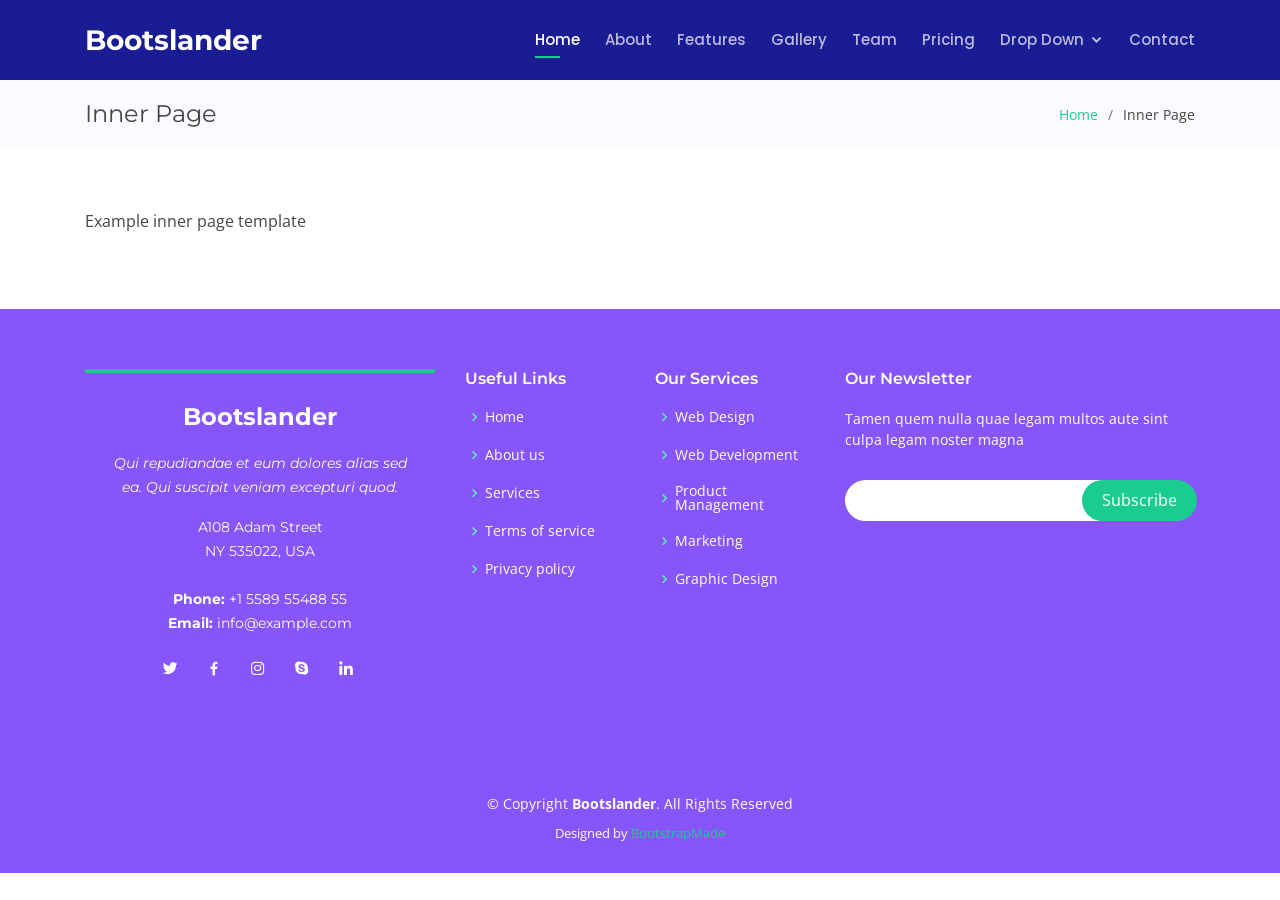
<file: inner-page.html>
<!DOCTYPE html>
<html lang="en">

<head>
  <meta charset="utf-8">
  <meta content="width=device-width, initial-scale=1.0" name="viewport">

  <title>Inner Page - Bootslander Bootstrap Template</title>
  <meta content="" name="description">
  <meta content="" name="keywords">

  <!-- Favicons -->
  <link href="assets/img/favicon.png" rel="icon">
  <link href="assets/img/apple-touch-icon.png" rel="apple-touch-icon">

  <!-- Google Fonts -->
  <link href="https://fonts.googleapis.com/css?family=Open+Sans:300,300i,400,400i,600,600i,700,700i|Montserrat:300,300i,400,400i,500,500i,600,600i,700,700i|Poppins:300,300i,400,400i,500,500i,600,600i,700,700i" rel="stylesheet">

  <!-- Vendor CSS Files -->
  <link href="assets/vendor/bootstrap/css/bootstrap.min.css" rel="stylesheet">
  <link href="assets/vendor/icofont/icofont.min.css" rel="stylesheet">
  <link href="assets/vendor/boxicons/css/boxicons.min.css" rel="stylesheet">
  <link href="assets/vendor/venobox/venobox.css" rel="stylesheet">
  <link href="assets/vendor/remixicon/remixicon.css" rel="stylesheet">
  <link href="assets/vendor/owl.carousel/assets/owl.carousel.min.css" rel="stylesheet">
  <link href="assets/vendor/aos/aos.css" rel="stylesheet">

  <!-- Template Main CSS File -->
  <link href="assets/css/style.css" rel="stylesheet">

  <!-- =======================================================
  * Template Name: Bootslander - v2.3.1
  * Template URL: https://bootstrapmade.com/bootslander-free-bootstrap-landing-page-template/
  * Author: BootstrapMade.com
  * License: https://bootstrapmade.com/license/
  ======================================================== -->
</head>

<body>

  <!-- ======= Header ======= -->
  <header id="header" class="fixed-top d-flex align-items-center ">
    <div class="container d-flex align-items-center">

      <div class="logo mr-auto">
        <h1 class="text-light"><a href="index.html"><span>Bootslander</span></a></h1>
        <!-- Uncomment below if you prefer to use an image logo -->
        <!-- <a href="index.html"><img src="assets/img/logo.png" alt="" class="img-fluid"></a>-->
      </div>

      <nav class="nav-menu d-none d-lg-block">
        <ul>
          <li class="active"><a href="index.html">Home</a></li>
          <li><a href="#about">About</a></li>
          <li><a href="#features">Features</a></li>
          <li><a href="#gallery">Gallery</a></li>
          <li><a href="#team">Team</a></li>
          <li><a href="#pricing">Pricing</a></li>
          <li class="drop-down"><a href="">Drop Down</a>
            <ul>
              <li><a href="#">Drop Down 1</a></li>
              <li class="drop-down"><a href="#">Drop Down 2</a>
                <ul>
                  <li><a href="#">Deep Drop Down 1</a></li>
                  <li><a href="#">Deep Drop Down 2</a></li>
                  <li><a href="#">Deep Drop Down 3</a></li>
                  <li><a href="#">Deep Drop Down 4</a></li>
                  <li><a href="#">Deep Drop Down 5</a></li>
                </ul>
              </li>
              <li><a href="#">Drop Down 3</a></li>
              <li><a href="#">Drop Down 4</a></li>
              <li><a href="#">Drop Down 5</a></li>
            </ul>
          </li>
          <li><a href="#contact">Contact</a></li>

        </ul>
      </nav><!-- .nav-menu -->

    </div>
  </header><!-- End Header -->

  <main id="main">

    <!-- ======= Breadcrumbs Section ======= -->
    <section class="breadcrumbs">
      <div class="container">

        <div class="d-flex justify-content-between align-items-center">
          <h2>Inner Page</h2>
          <ol>
            <li><a href="index.html">Home</a></li>
            <li>Inner Page</li>
          </ol>
        </div>

      </div>
    </section><!-- End Breadcrumbs Section -->

    <section class="inner-page">
      <div class="container">
        <p>
          Example inner page template
        </p>
      </div>
    </section>

  </main><!-- End #main -->

  <!-- ======= Footer ======= -->
  <footer id="footer">
    <div class="footer-top">
      <div class="container">
        <div class="row">

          <div class="col-lg-4 col-md-6">
            <div class="footer-info">
              <h3>Bootslander</h3>
              <p class="pb-3"><em>Qui repudiandae et eum dolores alias sed ea. Qui suscipit veniam excepturi quod.</em></p>
              <p>
                A108 Adam Street <br>
                NY 535022, USA<br><br>
                <strong>Phone:</strong> +1 5589 55488 55<br>
                <strong>Email:</strong> info@example.com<br>
              </p>
              <div class="social-links mt-3">
                <a href="#" class="twitter"><i class="bx bxl-twitter"></i></a>
                <a href="#" class="facebook"><i class="bx bxl-facebook"></i></a>
                <a href="#" class="instagram"><i class="bx bxl-instagram"></i></a>
                <a href="#" class="google-plus"><i class="bx bxl-skype"></i></a>
                <a href="#" class="linkedin"><i class="bx bxl-linkedin"></i></a>
              </div>
            </div>
          </div>

          <div class="col-lg-2 col-md-6 footer-links">
            <h4>Useful Links</h4>
            <ul>
              <li><i class="bx bx-chevron-right"></i> <a href="#">Home</a></li>
              <li><i class="bx bx-chevron-right"></i> <a href="#">About us</a></li>
              <li><i class="bx bx-chevron-right"></i> <a href="#">Services</a></li>
              <li><i class="bx bx-chevron-right"></i> <a href="#">Terms of service</a></li>
              <li><i class="bx bx-chevron-right"></i> <a href="#">Privacy policy</a></li>
            </ul>
          </div>

          <div class="col-lg-2 col-md-6 footer-links">
            <h4>Our Services</h4>
            <ul>
              <li><i class="bx bx-chevron-right"></i> <a href="#">Web Design</a></li>
              <li><i class="bx bx-chevron-right"></i> <a href="#">Web Development</a></li>
              <li><i class="bx bx-chevron-right"></i> <a href="#">Product Management</a></li>
              <li><i class="bx bx-chevron-right"></i> <a href="#">Marketing</a></li>
              <li><i class="bx bx-chevron-right"></i> <a href="#">Graphic Design</a></li>
            </ul>
          </div>

          <div class="col-lg-4 col-md-6 footer-newsletter">
            <h4>Our Newsletter</h4>
            <p>Tamen quem nulla quae legam multos aute sint culpa legam noster magna</p>
            <form action="" method="post">
              <input type="email" name="email"><input type="submit" value="Subscribe">
            </form>

          </div>

        </div>
      </div>
    </div>

    <div class="container">
      <div class="copyright">
        &copy; Copyright <strong><span>Bootslander</span></strong>. All Rights Reserved
      </div>
      <div class="credits">
        <!-- All the links in the footer should remain intact. -->
        <!-- You can delete the links only if you purchased the pro version. -->
        <!-- Licensing information: https://bootstrapmade.com/license/ -->
        <!-- Purchase the pro version with working PHP/AJAX contact form: https://bootstrapmade.com/bootslander-free-bootstrap-landing-page-template/ -->
        Designed by <a href="https://bootstrapmade.com/">BootstrapMade</a>
      </div>
    </div>
  </footer><!-- End Footer -->

  <a href="#" class="back-to-top"><i class="icofont-simple-up"></i></a>
  <div id="preloader"></div>

  <!-- Vendor JS Files -->
  <script src="assets/vendor/jquery/jquery.min.js"></script>
  <script src="assets/vendor/bootstrap/js/bootstrap.bundle.min.js"></script>
  <script src="assets/vendor/jquery.easing/jquery.easing.min.js"></script>
  <script src="assets/vendor/php-email-form/validate.js"></script>
  <script src="assets/vendor/venobox/venobox.min.js"></script>
  <script src="assets/vendor/waypoints/jquery.waypoints.min.js"></script>
  <script src="assets/vendor/counterup/counterup.min.js"></script>
  <script src="assets/vendor/owl.carousel/owl.carousel.min.js"></script>
  <script src="assets/vendor/aos/aos.js"></script>

  <!-- Template Main JS File -->
  <script src="assets/js/main.js"></script>

</body>

</html>
</file>
<file: assets/vendor/venobox/venobox.css>
/* ------ venobox.css --------*/
.vbox-overlay *, .vbox-overlay *:before, .vbox-overlay *:after{
    -webkit-backface-visibility: hidden;
    -webkit-box-sizing:border-box;
    -moz-box-sizing:border-box;
    box-sizing:border-box;
}
.vbox-overlay * { 
    -webkit-backface-visibility: visible;
    backface-visibility: visible;
}
.vbox-overlay{
    display: -webkit-flex;
    display: flex;
    -webkit-flex-direction: column;
    flex-direction: column;
    -webkit-justify-content: center;
    justify-content: center;
    -webkit-align-items: center;
    align-items: center;
    position: fixed;
    left: 0;
    top: 0;
    bottom: 0;
    right: 0;
    z-index: 999999;
}

/* ----- navigation ----- */
.vbox-title{
    width: 100%;
    height: 40px;
    float: left;
    text-align: center;
    line-height: 28px;
    font-size: 12px;
    padding: 6px 50px;
    overflow: hidden;
    position: fixed;
    display: none;
    left: 0;
    z-index: 89;
}
.vbox-close{
    cursor: pointer;
    position: fixed;
    top: -1px;
    right: 0;
    width: 50px;
    height: 40px;
    padding: 6px;
    display: block;
    background-position:10px center;
    overflow: hidden;
    font-size: 24px;
    line-height: 1;
    text-align: center;
    z-index: 99;
}
.vbox-left{
    cursor: pointer;
    position: fixed;
    left: 0;
    height: 40px;
    overflow: hidden;
    line-height: 28px;
    font-size: 12px;
    z-index: 99;
    display: flex;
    align-items:center;
}
.vbox-num{
    display: inline-block;
    margin: 6px 0 6px 15px;
}
/* ----- Social share ----- */
.vbox-share{
    line-height: 28px;
    font-size: 12px;
    overflow: hidden;
    position: fixed;
    left: 0;
    z-index: 98;
    display: flex;
    align-items:center;
    justify-content: center;
    width: 100%;
    text-align: center;
}
.vbox-share svg{
    max-height: 28px;
    width: 28px;
    z-index: 10;
    margin-left: 12px;
    margin-top: 6px;
    margin-bottom: 6px;
    vertical-align: middle;
}


/* ----- navigation ARROWS ----- */
.vbox-next, .vbox-prev{
    position: fixed;
    top: 50%;
    margin-top: -15px;
    overflow: hidden;
    cursor: pointer;
    display: block;
    width: 45px;
    height: 45px;
    z-index: 99;
}
.vbox-next span, .vbox-prev span{
    position: relative;
    width: 20px;
    height: 20px;
    border: 2px solid transparent;
    border-top-color: #B6B6B6;
    border-right-color: #B6B6B6;
    text-indent: -100px;
    position: absolute;
    top: 8px;
    display: block;
}
.vbox-prev{
    left: 15px;
}
.vbox-next{
    right: 15px;
}
.vbox-prev span{
    left: 10px;
    -ms-transform: rotate(-135deg);
    -webkit-transform: rotate(-135deg);
    transform: rotate(-135deg);
}
.vbox-next span{
    -ms-transform: rotate(45deg);
    -webkit-transform: rotate(45deg);
    transform: rotate(45deg);
    right: 10px;
}
/* ------- inline window ------ */
.vbox-inline{
    width: 420px;
    height: 315px;
    height: 70vh;
    padding: 10px;
    background: #fff;
    margin: 0 auto;
    overflow: auto;
    text-align: left;
}
/* ------- Video & iFrames window ------ */
.venoframe{
    max-width: 100%;
    width: 100%;
    border: none;
    width: 100%;
    height: 260px;
    height: 70vh;
}
.venoframe.vbvid{
    height: 260px;
}
@media (min-width: 768px) {
    .venoframe, .vbox-inline{
        width: 90%;
        height: 360px;
        height: 70vh;
    }
    .venoframe.vbvid{
        width: 640px;
        height: 360px;
    }
}
@media (min-width: 992px) {
    .venoframe, .vbox-inline{
        max-width: 1200px;
        width: 80%;
        height: 540px;
        height: 70vh;
    }
    .venoframe.vbvid{
        width: 960px;
        height: 540px;
    }
}
/* 
Please do NOT edit this part! 
or at least read this note: http://i.imgur.com/7C0ws9e.gif
*/
.vbox-open{
    overflow: hidden;
}
.vbox-container{
    position: absolute;
    left: 0;
    right: 0;
    top: 0;
    bottom: 0;
    overflow-x: hidden;
    overflow-y: scroll;
    overflow-scrolling: touch;
    -webkit-overflow-scrolling: touch;
    z-index: 20;
    max-height: 100%;

}

.vbox-content{
    text-align: center;
    float: left;
    width: 100%;
    position: relative;
    overflow: hidden;
    padding: 20px 4%;
}
.vbox-container img{
    max-width: 100%;
    height: auto;
}
.vbox-figlio{
    box-shadow: 0 0 12px rgba(0,0,0,0.19), 0 6px 6px rgba(0,0,0,0.23);
    max-width: 100%;
    text-align: initial;
}
img.vbox-figlio{
    -webkit-user-select: none;
-khtml-user-select: none;
-moz-user-select: none;
-o-user-select: none;
user-select: none;
}
.vbox-content.swipe-left{
    margin-left: -200px !important;
}
.vbox-content.swipe-right{
    margin-left: 200px !important;
}
.vbox-animated{
    webkit-transition: margin 300ms ease-out;
    transition: margin 300ms ease-out;
}

/* ---------- preloader ----------
 * SPINKIT 
 * http://tobiasahlin.com/spinkit/
-------------------------------- */
.sk-double-bounce,.sk-rotating-plane{width:40px;height:40px;margin:40px auto}.sk-rotating-plane{background-color:#333;-webkit-animation:sk-rotatePlane 1.2s infinite ease-in-out;animation:sk-rotatePlane 1.2s infinite ease-in-out}@-webkit-keyframes sk-rotatePlane{0%{-webkit-transform:perspective(120px) rotateX(0) rotateY(0);transform:perspective(120px) rotateX(0) rotateY(0)}50%{-webkit-transform:perspective(120px) rotateX(-180.1deg) rotateY(0);transform:perspective(120px) rotateX(-180.1deg) rotateY(0)}100%{-webkit-transform:perspective(120px) rotateX(-180deg) rotateY(-179.9deg);transform:perspective(120px) rotateX(-180deg) rotateY(-179.9deg)}}@keyframes sk-rotatePlane{0%{-webkit-transform:perspective(120px) rotateX(0) rotateY(0);transform:perspective(120px) rotateX(0) rotateY(0)}50%{-webkit-transform:perspective(120px) rotateX(-180.1deg) rotateY(0);transform:perspective(120px) rotateX(-180.1deg) rotateY(0)}100%{-webkit-transform:perspective(120px) rotateX(-180deg) rotateY(-179.9deg);transform:perspective(120px) rotateX(-180deg) rotateY(-179.9deg)}}.sk-double-bounce{position:relative}.sk-double-bounce .sk-child{width:100%;height:100%;border-radius:50%;background-color:#333;opacity:.6;position:absolute;top:0;left:0;-webkit-animation:sk-doubleBounce 2s infinite ease-in-out;animation:sk-doubleBounce 2s infinite ease-in-out}.sk-chasing-dots .sk-child,.sk-spinner-pulse,.sk-three-bounce .sk-child{background-color:#333;border-radius:100%}.sk-double-bounce .sk-double-bounce2{-webkit-animation-delay:-1s;animation-delay:-1s}@-webkit-keyframes sk-doubleBounce{0%,100%{-webkit-transform:scale(0);transform:scale(0)}50%{-webkit-transform:scale(1);transform:scale(1)}}@keyframes sk-doubleBounce{0%,100%{-webkit-transform:scale(0);transform:scale(0)}50%{-webkit-transform:scale(1);transform:scale(1)}}.sk-wave{margin:40px auto;width:50px;height:40px;text-align:center;font-size:10px}.sk-wave .sk-rect{background-color:#333;height:100%;width:6px;display:inline-block;-webkit-animation:sk-waveStretchDelay 1.2s infinite ease-in-out;animation:sk-waveStretchDelay 1.2s infinite ease-in-out}.sk-wave .sk-rect1{-webkit-animation-delay:-1.2s;animation-delay:-1.2s}.sk-wave .sk-rect2{-webkit-animation-delay:-1.1s;animation-delay:-1.1s}.sk-wave .sk-rect3{-webkit-animation-delay:-1s;animation-delay:-1s}.sk-wave .sk-rect4{-webkit-animation-delay:-.9s;animation-delay:-.9s}.sk-wave .sk-rect5{-webkit-animation-delay:-.8s;animation-delay:-.8s}@-webkit-keyframes sk-waveStretchDelay{0%,100%,40%{-webkit-transform:scaleY(.4);transform:scaleY(.4)}20%{-webkit-transform:scaleY(1);transform:scaleY(1)}}@keyframes sk-waveStretchDelay{0%,100%,40%{-webkit-transform:scaleY(.4);transform:scaleY(.4)}20%{-webkit-transform:scaleY(1);transform:scaleY(1)}}.sk-wandering-cubes{margin:40px auto;width:40px;height:40px;position:relative}.sk-wandering-cubes .sk-cube{background-color:#333;width:10px;height:10px;position:absolute;top:0;left:0;-webkit-animation:sk-wanderingCube 1.8s ease-in-out -1.8s infinite both;animation:sk-wanderingCube 1.8s ease-in-out -1.8s infinite both}.sk-chasing-dots,.sk-spinner-pulse{width:40px;height:40px;margin:40px auto}.sk-wandering-cubes .sk-cube2{-webkit-animation-delay:-.9s;animation-delay:-.9s}@-webkit-keyframes sk-wanderingCube{0%{-webkit-transform:rotate(0);transform:rotate(0)}25%{-webkit-transform:translateX(30px) rotate(-90deg) scale(.5);transform:translateX(30px) rotate(-90deg) scale(.5)}50%{-webkit-transform:translateX(30px) translateY(30px) rotate(-179deg);transform:translateX(30px) translateY(30px) rotate(-179deg)}50.1%{-webkit-transform:translateX(30px) translateY(30px) rotate(-180deg);transform:translateX(30px) translateY(30px) rotate(-180deg)}75%{-webkit-transform:translateX(0) translateY(30px) rotate(-270deg) scale(.5);transform:translateX(0) translateY(30px) rotate(-270deg) scale(.5)}100%{-webkit-transform:rotate(-360deg);transform:rotate(-360deg)}}@keyframes sk-wanderingCube{0%{-webkit-transform:rotate(0);transform:rotate(0)}25%{-webkit-transform:translateX(30px) rotate(-90deg) scale(.5);transform:translateX(30px) rotate(-90deg) scale(.5)}50%{-webkit-transform:translateX(30px) translateY(30px) rotate(-179deg);transform:translateX(30px) translateY(30px) rotate(-179deg)}50.1%{-webkit-transform:translateX(30px) translateY(30px) rotate(-180deg);transform:translateX(30px) translateY(30px) rotate(-180deg)}75%{-webkit-transform:translateX(0) translateY(30px) rotate(-270deg) scale(.5);transform:translateX(0) translateY(30px) rotate(-270deg) scale(.5)}100%{-webkit-transform:rotate(-360deg);transform:rotate(-360deg)}}.sk-spinner-pulse{-webkit-animation:sk-pulseScaleOut 1s infinite ease-in-out;animation:sk-pulseScaleOut 1s infinite ease-in-out}@-webkit-keyframes sk-pulseScaleOut{0%{-webkit-transform:scale(0);transform:scale(0)}100%{-webkit-transform:scale(1);transform:scale(1);opacity:0}}@keyframes sk-pulseScaleOut{0%{-webkit-transform:scale(0);transform:scale(0)}100%{-webkit-transform:scale(1);transform:scale(1);opacity:0}}.sk-chasing-dots{position:relative;text-align:center;-webkit-animation:sk-chasingDotsRotate 2s infinite linear;animation:sk-chasingDotsRotate 2s infinite linear}.sk-chasing-dots .sk-child{width:60%;height:60%;display:inline-block;position:absolute;top:0;-webkit-animation:sk-chasingDotsBounce 2s infinite ease-in-out;animation:sk-chasingDotsBounce 2s infinite ease-in-out}.sk-chasing-dots .sk-dot2{top:auto;bottom:0;-webkit-animation-delay:-1s;animation-delay:-1s}@-webkit-keyframes sk-chasingDotsRotate{100%{-webkit-transform:rotate(360deg);transform:rotate(360deg)}}@keyframes sk-chasingDotsRotate{100%{-webkit-transform:rotate(360deg);transform:rotate(360deg)}}@-webkit-keyframes sk-chasingDotsBounce{0%,100%{-webkit-transform:scale(0);transform:scale(0)}50%{-webkit-transform:scale(1);transform:scale(1)}}@keyframes sk-chasingDotsBounce{0%,100%{-webkit-transform:scale(0);transform:scale(0)}50%{-webkit-transform:scale(1);transform:scale(1)}}.sk-three-bounce{margin:40px auto;width:80px;text-align:center}.sk-three-bounce .sk-child{width:20px;height:20px;display:inline-block;-webkit-animation:sk-three-bounce 1.4s ease-in-out 0s infinite both;animation:sk-three-bounce 1.4s ease-in-out 0s infinite both}.sk-circle .sk-child:before,.sk-fading-circle .sk-circle:before{display:block;border-radius:100%;content:'';background-color:#333}.sk-three-bounce .sk-bounce1{-webkit-animation-delay:-.32s;animation-delay:-.32s}.sk-three-bounce .sk-bounce2{-webkit-animation-delay:-.16s;animation-delay:-.16s}@-webkit-keyframes sk-three-bounce{0%,100%,80%{-webkit-transform:scale(0);transform:scale(0)}40%{-webkit-transform:scale(1);transform:scale(1)}}@keyframes sk-three-bounce{0%,100%,80%{-webkit-transform:scale(0);transform:scale(0)}40%{-webkit-transform:scale(1);transform:scale(1)}}.sk-circle{margin:40px auto;width:40px;height:40px;position:relative}.sk-circle .sk-child{width:100%;height:100%;position:absolute;left:0;top:0}.sk-circle .sk-child:before{margin:0 auto;width:15%;height:15%;-webkit-animation:sk-circleBounceDelay 1.2s infinite ease-in-out both;animation:sk-circleBounceDelay 1.2s infinite ease-in-out both}.sk-circle .sk-circle2{-webkit-transform:rotate(30deg);-ms-transform:rotate(30deg);transform:rotate(30deg)}.sk-circle .sk-circle3{-webkit-transform:rotate(60deg);-ms-transform:rotate(60deg);transform:rotate(60deg)}.sk-circle .sk-circle4{-webkit-transform:rotate(90deg);-ms-transform:rotate(90deg);transform:rotate(90deg)}.sk-circle .sk-circle5{-webkit-transform:rotate(120deg);-ms-transform:rotate(120deg);transform:rotate(120deg)}.sk-circle .sk-circle6{-webkit-transform:rotate(150deg);-ms-transform:rotate(150deg);transform:rotate(150deg)}.sk-circle .sk-circle7{-webkit-transform:rotate(180deg);-ms-transform:rotate(180deg);transform:rotate(180deg)}.sk-circle .sk-circle8{-webkit-transform:rotate(210deg);-ms-transform:rotate(210deg);transform:rotate(210deg)}.sk-circle .sk-circle9{-webkit-transform:rotate(240deg);-ms-transform:rotate(240deg);transform:rotate(240deg)}.sk-circle .sk-circle10{-webkit-transform:rotate(270deg);-ms-transform:rotate(270deg);transform:rotate(270deg)}.sk-circle .sk-circle11{-webkit-transform:rotate(300deg);-ms-transform:rotate(300deg);transform:rotate(300deg)}.sk-circle .sk-circle12{-webkit-transform:rotate(330deg);-ms-transform:rotate(330deg);transform:rotate(330deg)}.sk-circle .sk-circle2:before{-webkit-animation-delay:-1.1s;animation-delay:-1.1s}.sk-circle .sk-circle3:before{-webkit-animation-delay:-1s;animation-delay:-1s}.sk-circle .sk-circle4:before{-webkit-animation-delay:-.9s;animation-delay:-.9s}.sk-circle .sk-circle5:before{-webkit-animation-delay:-.8s;animation-delay:-.8s}.sk-circle .sk-circle6:before{-webkit-animation-delay:-.7s;animation-delay:-.7s}.sk-circle .sk-circle7:before{-webkit-animation-delay:-.6s;animation-delay:-.6s}.sk-circle .sk-circle8:before{-webkit-animation-delay:-.5s;animation-delay:-.5s}.sk-circle .sk-circle9:before{-webkit-animation-delay:-.4s;animation-delay:-.4s}.sk-circle .sk-circle10:before{-webkit-animation-delay:-.3s;animation-delay:-.3s}.sk-circle .sk-circle11:before{-webkit-animation-delay:-.2s;animation-delay:-.2s}.sk-circle .sk-circle12:before{-webkit-animation-delay:-.1s;animation-delay:-.1s}@-webkit-keyframes sk-circleBounceDelay{0%,100%,80%{-webkit-transform:scale(0);transform:scale(0)}40%{-webkit-transform:scale(1);transform:scale(1)}}@keyframes sk-circleBounceDelay{0%,100%,80%{-webkit-transform:scale(0);transform:scale(0)}40%{-webkit-transform:scale(1);transform:scale(1)}}.sk-cube-grid{width:40px;height:40px;margin:40px auto}.sk-cube-grid .sk-cube{width:33.33%;height:33.33%;background-color:#333;float:left;-webkit-animation:sk-cubeGridScaleDelay 1.3s infinite ease-in-out;animation:sk-cubeGridScaleDelay 1.3s infinite ease-in-out}.sk-cube-grid .sk-cube1{-webkit-animation-delay:.2s;animation-delay:.2s}.sk-cube-grid .sk-cube2{-webkit-animation-delay:.3s;animation-delay:.3s}.sk-cube-grid .sk-cube3{-webkit-animation-delay:.4s;animation-delay:.4s}.sk-cube-grid .sk-cube4{-webkit-animation-delay:.1s;animation-delay:.1s}.sk-cube-grid .sk-cube5{-webkit-animation-delay:.2s;animation-delay:.2s}.sk-cube-grid .sk-cube6{-webkit-animation-delay:.3s;animation-delay:.3s}.sk-cube-grid .sk-cube7{-webkit-animation-delay:0ms;animation-delay:0ms}.sk-cube-grid .sk-cube8{-webkit-animation-delay:.1s;animation-delay:.1s}.sk-cube-grid .sk-cube9{-webkit-animation-delay:.2s;animation-delay:.2s}@-webkit-keyframes sk-cubeGridScaleDelay{0%,100%,70%{-webkit-transform:scale3D(1,1,1);transform:scale3D(1,1,1)}35%{-webkit-transform:scale3D(0,0,1);transform:scale3D(0,0,1)}}@keyframes sk-cubeGridScaleDelay{0%,100%,70%{-webkit-transform:scale3D(1,1,1);transform:scale3D(1,1,1)}35%{-webkit-transform:scale3D(0,0,1);transform:scale3D(0,0,1)}}.sk-fading-circle{margin:40px auto;width:40px;height:40px;position:relative}.sk-fading-circle .sk-circle{width:100%;height:100%;position:absolute;left:0;top:0}.sk-fading-circle .sk-circle:before{margin:0 auto;width:15%;height:15%;-webkit-animation:sk-circleFadeDelay 1.2s infinite ease-in-out both;animation:sk-circleFadeDelay 1.2s infinite ease-in-out both}.sk-fading-circle .sk-circle2{-webkit-transform:rotate(30deg);-ms-transform:rotate(30deg);transform:rotate(30deg)}.sk-fading-circle .sk-circle3{-webkit-transform:rotate(60deg);-ms-transform:rotate(60deg);transform:rotate(60deg)}.sk-fading-circle .sk-circle4{-webkit-transform:rotate(90deg);-ms-transform:rotate(90deg);transform:rotate(90deg)}.sk-fading-circle .sk-circle5{-webkit-transform:rotate(120deg);-ms-transform:rotate(120deg);transform:rotate(120deg)}.sk-fading-circle .sk-circle6{-webkit-transform:rotate(150deg);-ms-transform:rotate(150deg);transform:rotate(150deg)}.sk-fading-circle .sk-circle7{-webkit-transform:rotate(180deg);-ms-transform:rotate(180deg);transform:rotate(180deg)}.sk-fading-circle .sk-circle8{-webkit-transform:rotate(210deg);-ms-transform:rotate(210deg);transform:rotate(210deg)}.sk-fading-circle .sk-circle9{-webkit-transform:rotate(240deg);-ms-transform:rotate(240deg);transform:rotate(240deg)}.sk-fading-circle .sk-circle10{-webkit-transform:rotate(270deg);-ms-transform:rotate(270deg);transform:rotate(270deg)}.sk-fading-circle .sk-circle11{-webkit-transform:rotate(300deg);-ms-transform:rotate(300deg);transform:rotate(300deg)}.sk-fading-circle .sk-circle12{-webkit-transform:rotate(330deg);-ms-transform:rotate(330deg);transform:rotate(330deg)}.sk-fading-circle .sk-circle2:before{-webkit-animation-delay:-1.1s;animation-delay:-1.1s}.sk-fading-circle .sk-circle3:before{-webkit-animation-delay:-1s;animation-delay:-1s}.sk-fading-circle .sk-circle4:before{-webkit-animation-delay:-.9s;animation-delay:-.9s}.sk-fading-circle .sk-circle5:before{-webkit-animation-delay:-.8s;animation-delay:-.8s}.sk-fading-circle .sk-circle6:before{-webkit-animation-delay:-.7s;animation-delay:-.7s}.sk-fading-circle .sk-circle7:before{-webkit-animation-delay:-.6s;animation-delay:-.6s}.sk-fading-circle .sk-circle8:before{-webkit-animation-delay:-.5s;animation-delay:-.5s}.sk-fading-circle .sk-circle9:before{-webkit-animation-delay:-.4s;animation-delay:-.4s}.sk-fading-circle .sk-circle10:before{-webkit-animation-delay:-.3s;animation-delay:-.3s}.sk-fading-circle .sk-circle11:before{-webkit-animation-delay:-.2s;animation-delay:-.2s}.sk-fading-circle .sk-circle12:before{-webkit-animation-delay:-.1s;animation-delay:-.1s}@-webkit-keyframes sk-circleFadeDelay{0%,100%,39%{opacity:0}40%{opacity:1}}@keyframes sk-circleFadeDelay{0%,100%,39%{opacity:0}40%{opacity:1}}.sk-folding-cube{margin:40px auto;width:40px;height:40px;position:relative;-webkit-transform:rotateZ(45deg);transform:rotateZ(45deg)}.sk-folding-cube .sk-cube{float:left;width:50%;height:50%;position:relative;-webkit-transform:scale(1.1);-ms-transform:scale(1.1);transform:scale(1.1)}.sk-folding-cube .sk-cube:before{content:'';position:absolute;top:0;left:0;width:100%;height:100%;background-color:#333;-webkit-animation:sk-foldCubeAngle 2.4s infinite linear both;animation:sk-foldCubeAngle 2.4s infinite linear both;-webkit-transform-origin:100% 100%;-ms-transform-origin:100% 100%;transform-origin:100% 100%}.sk-folding-cube .sk-cube2{-webkit-transform:scale(1.1) rotateZ(90deg);transform:scale(1.1) rotateZ(90deg)}.sk-folding-cube .sk-cube3{-webkit-transform:scale(1.1) rotateZ(180deg);transform:scale(1.1) rotateZ(180deg)}.sk-folding-cube .sk-cube4{-webkit-transform:scale(1.1) rotateZ(270deg);transform:scale(1.1) rotateZ(270deg)}.sk-folding-cube .sk-cube2:before{-webkit-animation-delay:.3s;animation-delay:.3s}.sk-folding-cube .sk-cube3:before{-webkit-animation-delay:.6s;animation-delay:.6s}.sk-folding-cube .sk-cube4:before{-webkit-animation-delay:.9s;animation-delay:.9s}@-webkit-keyframes sk-foldCubeAngle{0%,10%{-webkit-transform:perspective(140px) rotateX(-180deg);transform:perspective(140px) rotateX(-180deg);opacity:0}25%,75%{-webkit-transform:perspective(140px) rotateX(0);transform:perspective(140px) rotateX(0);opacity:1}100%,90%{-webkit-transform:perspective(140px) rotateY(180deg);transform:perspective(140px) rotateY(180deg);opacity:0}}@keyframes sk-foldCubeAngle{0%,10%{-webkit-transform:perspective(140px) rotateX(-180deg);transform:perspective(140px) rotateX(-180deg);opacity:0}25%,75%{-webkit-transform:perspective(140px) rotateX(0);transform:perspective(140px) rotateX(0);opacity:1}100%,90%{-webkit-transform:perspective(140px) rotateY(180deg);transform:perspective(140px) rotateY(180deg);opacity:0}}
</file>
<file: Nueva carpeta/css/component.css>
#og-grid > .mix{
	display: none;
}

.og-grid {
	list-style: none;
	padding: 20px 0;
	margin: 0 auto;
	text-align: center;
	width: 100%;
}

.og-grid li {
	display: inline-block;
	margin: 0 0 3px 0;
	vertical-align: top;
	height: 250px;
    width: 300px;
}

.og-grid li > a,
.og-grid li > a img {
	border: none;
	outline: none;
	display: block;
	position: relative;
    max-width: 100%;
    height: 250px;
}

.og-grid li.og-expanded > a::after {
	top: auto;
	border: solid transparent;
	content: " ";
	height: 0;
	width: 0;
	position: absolute;
	pointer-events: none;
	border-bottom-color: #43464B;
	border-width: 15px;
	left: 50%;
	margin: -20px 0 0 -15px;
}

.og-expander {
	position: absolute;
	background-color: rgba(242,242,242,.1);
	top: auto;
	left: 0;
	width: 100%;
	margin-top: 10px;
	text-align: left;
	height: 0;
	overflow: hidden;
}

.og-expander-inner {
	padding: 50px 30px;
	height: 100%;
    color: #ddd;
}

.og-close {
	position: absolute;
	width: 40px;
	height: 40px;
	top: 20px;
	right: 20px;
	cursor: pointer;
}

.og-close::before,
.og-close::after {
	content: '';
	position: absolute;
	width: 100%;
	top: 50%;
	height: 1px;
	background: #888;
	-webkit-transform: rotate(45deg);
	-moz-transform: rotate(45deg);
	transform: rotate(45deg);
}

.og-close::after {
	-webkit-transform: rotate(-45deg);
	-moz-transform: rotate(-45deg);
	transform: rotate(-45deg);
}

.og-close:hover::before,
.og-close:hover::after {
	background: #fff;
}

.og-fullimg,
.og-details {
	width: 50%;
	float: left;
	height: 100%;
	overflow: hidden;
	position: relative;
}

.og-details {
	padding: 0 40px 0 20px;
}

.og-fullimg {
	text-align: center;
}

.og-fullimg img {
	display: inline-block;
	max-height: 100%;
	max-width: 100%;
}

.og-details h3 {
	font-size: 28px;
	font-weight: 300;
	margin-bottom: 10px;
	padding: 40px 0 10px;
	text-transform: capitalize;
}

.og-details p {
	font-weight: 400;
	font-size: inherit;
	line-height: 22px;
	color: inherit;
}

.og-details a {
	font-size: 16px;
	color: #999;
	text-transform: capitalize;
	padding: 10px 20px;
	border: 2px solid #999;
	display: inline-block;
	margin: 30px 0 0;
	outline: none;
}

.og-details a::before {
	content: '\2192';
    display: inline-block;
    float: right;
    margin-left: 10px;
}

.og-details a:hover {
	border-color: #ddd;
	color: #ddd;
}

.og-loading {
	width: 20px;
	height: 20px;
	border-radius: 50%;
	background: #ddd;
	box-shadow: 0 0 1px #ccc, 15px 30px 1px #ccc, -15px 30px 1px #ccc;
	position: absolute;
	top: 50%;
	left: 50%;
	margin: -25px 0 0 -25px;
	-webkit-animation: loader 0.5s infinite ease-in-out both;
	-moz-animation: loader 0.5s infinite ease-in-out both;
	animation: loader 0.5s infinite ease-in-out both;
}

@-webkit-keyframes loader {
	0% { background: #ddd; }
	33% { background: #ccc; box-shadow: 0 0 1px #ccc, 15px 30px 1px #ccc, -15px 30px 1px #ddd; }
	66% { background: #ccc; box-shadow: 0 0 1px #ccc, 15px 30px 1px #ddd, -15px 30px 1px #ccc; }
}

@-moz-keyframes loader {
	0% { background: #ddd; }
	33% { background: #ccc; box-shadow: 0 0 1px #ccc, 15px 30px 1px #ccc, -15px 30px 1px #ddd; }
	66% { background: #ccc; box-shadow: 0 0 1px #ccc, 15px 30px 1px #ddd, -15px 30px 1px #ccc; }
}

@keyframes loader {
	0% { background: #ddd; }
	33% { background: #ccc; box-shadow: 0 0 1px #ccc, 15px 30px 1px #ccc, -15px 30px 1px #ddd; }
	66% { background: #ccc; box-shadow: 0 0 1px #ccc, 15px 30px 1px #ddd, -15px 30px 1px #ccc; }
}

@media screen and (max-width: 830px) {

	.og-expander h3 { font-size: 32px; }
	.og-expander p { font-size: 13px; }
	.og-expander a { font-size: 12px; }

}

@media screen and (max-width: 650px) {

	.og-fullimg { display: none; }
	.og-details { float: none; width: 100%; }
	
}
</file>
<file: Nueva carpeta/css/slit-slider.css>
.sl-slider-wrapper {
	width: 800px;
	height: 400px;
	margin: 0 auto;
	position: relative;
	overflow: hidden;
}

.sl-slider {
	position: absolute;
	top: 0;
	left: 0;
}

/* Slide wrapper and slides */

.sl-slide,
.sl-slides-wrapper,
.sl-slide-inner {
	position: absolute;
	width: 100%;
	height: 100%;
	top: 0;
	left: 0;
} 

.sl-slide {
	z-index: 1;
}

/* The duplicate parts/slices */

.sl-content-slice {
	overflow: hidden;
	position: absolute;
	-webkit-box-sizing: content-box;
	-moz-box-sizing: content-box;
	box-sizing: content-box;
	background: #fff;
	-webkit-backface-visibility: hidden;
	-moz-backface-visibility: hidden;
	-o-backface-visibility: hidden;
	-ms-backface-visibility: hidden;
	backface-visibility: hidden;
	opacity : 1;
}

/* Horizontal slice */

.sl-slide-horizontal .sl-content-slice {
	width: 100%;
	height: 50%;
	left: -200px;
	-webkit-transform: translateY(0%) scale(1);
	-moz-transform: translateY(0%) scale(1);
	-o-transform: translateY(0%) scale(1);
	-ms-transform: translateY(0%) scale(1);
	transform: translateY(0%) scale(1);
}

.sl-slide-horizontal .sl-content-slice:first-child {
	top: -200px;
	padding: 200px 200px 0px 200px;
}

.sl-slide-horizontal .sl-content-slice:nth-child(2) {
	top: 50%;
	padding: 0px 200px 200px 200px;
}

/* Vertical slice */

.sl-slide-vertical .sl-content-slice {
	width: 50%;
	height: 100%;
	top: -200px;
	-webkit-transform: translateX(0%) scale(1);
	-moz-transform: translateX(0%) scale(1);
	-o-transform: translateX(0%) scale(1);
	-ms-transform: translateX(0%) scale(1);
	transform: translateX(0%) scale(1);
}

.sl-slide-vertical .sl-content-slice:first-child {
	left: -200px;
	padding: 200px 0px 200px 200px;
}

.sl-slide-vertical .sl-content-slice:nth-child(2) {
	left: 50%;
	padding: 200px 200px 200px 0px;
}

/* Content wrapper */
/* Width and height is set dynamically */
.sl-content-wrapper {
	position: absolute;
}

.sl-content {
	width: 100%;
	height: 100%;
	background: #fff;
}

/* Default styles for background colors */
.sl-slide-horizontal .sl-slide-inner {
	background: #ddd;
}

.sl-slide-vertical .sl-slide-inner {
	background: #ccc;
}

/* ======================================================================================== */
/*	Custom Style
/* ======================================================================================== */

#home .sl-slider-wrapper {
	width: 100%;
	overflow: hidden;
	position: relative;
}

#home .bg-img {
	padding: 200px;
	-webkit-box-sizing: content-box;
	-moz-box-sizing: content-box;
	box-sizing: content-box;
	position: absolute;
	top: -200px;
	left: -200px;
	width: 100%;
	height: 100%;
	-webkit-background-size: cover;
	-moz-background-size: cover;
	background-size: cover;
	background-position: center center;
}

/* Custom navigation arrows */

.nav-arrows span {
	position: absolute;
	z-index: 2000;
	top: 50%;
	width: 40px;
	height: 40px;
	border: 8px solid #ddd;
	border: 8px solid rgba(150,150,150,0.4);
	text-indent: -90000px;
	margin-top: -40px;
	cursor: pointer;
	
	-webkit-transform: rotate(45deg);
	-moz-transform: rotate(45deg);
	-o-transform: rotate(45deg);
	-ms-transform: rotate(45deg);
	transform: rotate(45deg);
}

.nav-arrows span:hover {
	border-color: rgba(150,150,150,0.9);
}

.nav-arrows span.nav-arrow-prev {
	left: 5%;
	border-right: none;
	border-top: none;
}

.nav-arrows span.nav-arrow-next {
	right: 5%;
	border-left: none;
	border-bottom: none;
}

/* Custom navigation dots */

.nav-dots {
	text-align: center;
	position: absolute;
	bottom: 2%;
	height: 30px;
	width: 100%;
	left: 0;
	z-index: 1000;
	display: none;
}

.nav-dots span {
	display: inline-block;
	position: relative;
	width: 16px;
	height: 16px;
	border-radius: 50%;
	margin: 3px;
	background: #ddd;
	background: rgba(150,150,150,0.4);
	cursor: pointer;
	box-shadow: 
		0 1px 1px rgba(255,255,255,0.4), 
		inset 0 1px 1px rgba(0,0,0,0.1);
}

#home .nav-dots span {
	background: rgba(150,150,150,0.1);
	margin: 6px;
	-webkit-transition: all 0.2s;
	-moz-transition: all 0.2s;
	-ms-transition: all 0.2s;
	-o-transition: all 0.2s;
	transition: all 0.2s;
	box-shadow: 
		0 1px 1px rgba(255,255,255,0.4), 
		inset 0 1px 1px rgba(0,0,0,0.1),
		0 0 0 2px rgba(255,255,255,0.5);
}

#home .nav-dots span.nav-dot-current,
#home .nav-dots span:hover {
	box-shadow: 
		0 1px 1px rgba(255,255,255,0.4), 
		inset 0 1px 1px rgba(0,0,0,0.1),
		0 0 0 5px rgba(255,255,255,0.5);
}

.nav-dots span.nav-dot-current:after {
	content: "";
	position: absolute;
	width: 10px;
	height: 10px;
	top: 3px;
	left: 3px;
	border-radius: 50%;
	background: rgba(255,255,255,0.8);
}

/* Content elements */

#home .bg-img-1 {
	background-image: url(../img/slides/1.jpg);
}
#home .bg-img-2 {
	background-image: url(../img/slides/2.jpg);
}
#home .bg-img-3 {
	background-image: url(../img/slides/3.jpg);
}
</file>
<file: Nueva carpeta/css/main.css>
/*
Template Name: Meghna Responsive HTML5/CSS3 Portfolio Template
Author: Muhammad Morshed
Author URI: http://themeforest.net/user/morsheds
Description: Meghna Responsive HTML5/CSS3 Portfolio Template
Version: 1.0
Tags: one-page, single-page, portfolio, custom-colors, post-formats, responsive, html5, css3
*/


/* Table of Content
==================================================
	#Home
	#Navigation
	#About
	#Service
	#Portfolio
	#Our Team
	#Pricing
	#Blog
	#Contact
*/


/*=================================================================
	Basic Setup
==================================================================*/

body {
    background-color: #2B2C30;
	font-family: 'Ubuntu', 'Arial', sans-serif;
    line-height: 1.5;
    color: #ddd;
}

ol, ul {
    margin: 0;
    padding: 0;
    list-style: none;
}

figure {
    margin: 0;
}

a {
    color: #fff;
	
	-webkit-transition: all .3s ease-in 0s;
	   -moz-transition: all .3s ease-in 0s;
		 -o-transition: all .3s ease-in 0s;
			transition: all .3s ease-in 0s;
}

iframe {
    border: 0;
}

a, a:focus, a:hover {
    text-decoration: none;
    outline: 0;
}

a:focus, a:hover {
    color: #6CB670;
}

h1, h2, h3, h4, h5, h6 {
    font-family: oswald;
    font-weight: 400;
}

.kill-margin-bottom {
	margin-bottom: 0 !important;
}

.btn {
    background-color: transparent;
    color: #fff;
    padding: 10px 30px;
	border-radius: 0;
    margin-top: 15px;
	
	-webkit-transition: all .5s ease-in 0s;
	   -moz-transition: all .5s ease-in 0s;
		 -o-transition: all .5s ease-in 0s;
			transition: all .5s ease-in 0s;
}

.btn:focus {
	color: #ddd;
}

.btn-green {
    background-color: #6cb670;
}

.btn-green:focus, 
.btn-green:hover {
    background-color: #2F383D;
	color: #fff;
}

.btn-transparent {
	border: 1px solid #4e595f;
}

.btn-transparent:focus {
    background-color: transparent;
    border-color: #6cb670;
}

.btn-transparent:hover {
    background-color: #6cb670;
	border: 1px solid transparent;
    color: #fff;
}

.form-control {
	background-color: #2f383d;
	border-radius: 0;
	padding: 5px 10px;
	border: 0 none;
	color: #ddd;
}

.form-control:focus {
	box-shadow: 0 0 0;
}

.form-control::-webkit-input-placeholder { /*  Chrome, Safari, Opera  */
   color: #ddd;
}

.form-control:-moz-placeholder { /* Firefox 18- */
   color: #ddd;  
}

.form-control::-moz-placeholder {  /* Firefox 19+ */
   color: #ddd;  
}

.form-control:-ms-input-placeholder {  /*  Internet Explorer  */
   color: #ddd;  
}


#loading-mask {
    background: #333439;
    height: 100%;
    left: 0;
    opacity: 1;
    filter: alpha(opacity=100);
    position: fixed;
    text-align: center;
    top: 0;
    width: 100%;
    z-index: 999999999;
}

.loading-img {
    height: 100%;
    left: 0;
    position: fixed;
    top: 50%;
    width: 100%;
}

.border {
    border-top: 1px solid #fff;
    height: 1px;
    margin: 15px auto 0;
    position: relative;
    width: 35%;
}

.border:before {
    background-color: #fff;
    border: 1px ridge #fff;
    content: "";
    height: 10px;
    left: 50%;
    margin-left: -20px;
    position: absolute;
    top: -5px;
    width: 40px;
}

.title {
    padding-bottom: 60px;
}

.title h2 {
    text-transform: uppercase;
    font-weight: 700;
    font-size: 38px;
    color: #fff;
}

.color {
    color: #6CB670;
}

.sub-title {
    padding: 0 0 50px;
}

.sub-title > h3 {
    border-left: 3px solid #ddd;
    border-right: 3px solid #ddd;
    display: inline-block;
    padding: 5px 25px;
    text-transform: uppercase;
}

.btn.active:focus, .btn:active:focus, .btn:focus {
    outline: 0;
}

.bg-one {
    background-color: #333439;
}

.parallax-section {
	background-attachment: fixed !important;
	background-position: center center;
	background-repeat: no-repeat;
	background-size: cover;
}


/*=================================================================
	Home Slider
==================================================================*/

#home {
    position: relative;
}

#slitSlider .carousel-caption {
	padding: 0;
    display: table;
    height: 100%;
    width: 100%;
    min-height: 100%;
    left: 0;
    top: 0;
    z-index: 11;
	background-color: rgba(0,0,0,.5);
}

#slitSlider .carousel-caption a {
    font-size: 18px;
}

#slitSlider .carousel-caption > div {
    vertical-align: middle;
    display: table-cell;
}

#slitSlider .carousel-caption h2 {
    color: #FFF;
    font-family: Oswald, sans-serif;
    font-size: 70px;
    font-weight: 700;
    margin-bottom: 40px;
    text-transform: uppercase;
}

#slitSlider .carousel-caption h3 {
    color: #FFF;
    font-family: Oswald, sans-serif;
    font-size: 40px;
    font-weight: 700;
    margin-bottom: 59px;
}



/*=================================================================
	Navigation
==================================================================*/

.navbar-inverse {
	background-color: #2B2C30;
	width: 100%;
	z-index: 99;
}

.navbar {
  border-bottom: 1px solid #666;
  margin-bottom: 0;
}

.navbar-brand {
	height: auto;
	padding: 8px 0;
}

.navbar-brand h1 {
	margin: 0;
}

.navbar-inverse .navbar-nav > li > a {
    color: #fff;
    font-size: 14px;
    line-height: 26px;
    padding: 20px 15px;

	-webkit-transition: background .5s ease-in-out 0s;
	   -moz-transition: background .5s ease-in-out 0s;
		 -o-transition: background .5s ease-in-out 0s;
			transition: background .5s ease-in-out 0s;
}

.navbar-inverse .navbar-nav > li.current > a {
    color: #6cb670;
    background-color: #2f3238;
}

.navbar-inverse .navbar-nav > li > a:hover {
    color: #6cb670;
}


/*=================================================================
	About us section
==================================================================*/

#about {
    padding: 70px 0;
}

.icon-box {
	position: relative;
	width: 160px; 
	height: 92.38px;
	background-color: transparent;
	margin: 46.19px auto 60px;
	padding: 20px 0;
	border-left: solid 3px #ddd;
	border-right: solid 3px #ddd;
	
	-webkit-transform: translateZ(0px);
	   -moz-transform: translateZ(0px);
		-ms-transform: translateZ(0px);
		 -o-transform: translateZ(0px);
			transform: translateZ(0px);

	-webkit-transition-duration: 0.3s;
	   -moz-transition-duration: 0.3s;
		 -o-transition-duration: 0.3s;
			transition-duration: 0.3s;

	-webkit-transition-property: transform;
	   -moz-transition-property: transform;
		 -o-transition-property: transform;
			transition-property: transform;
}

.icon-box:hover {
	-webkit-transform: translateY(-10px);
	   -moz-transform: translateY(-10px);
		-ms-transform: translateY(-10px);
		 -o-transform: translateY(-10px);
			transform: translateY(-10px);
}

.icon-box:before,
.icon-box:after {
	content: "";
	position: absolute;
	z-index: 1;
	width: 113.14px;
	height: 113.14px;
	background-color: inherit;
	left: 20.4315px;

	-webkit-transform: scaleY(0.5774) rotate(-45deg);
	   -moz-transform: scaleY(0.5774) rotate(-45deg);
		-ms-transform: scaleY(0.5774) rotate(-45deg);
		 -o-transform: scaleY(0.5774) rotate(-45deg);
			transform: scaleY(0.5774) rotate(-45deg);
}

.icon-box:before {
	top: -56.5685px;
	border-top: solid 4.2426px #ddd;
	border-right: solid 4.2426px #ddd;
}

.icon-box:after {
	bottom: -56.5685px;
	border-bottom: solid 4.2426px #ddd;
	border-left: solid 4.2426px #ddd;
}

/*=================================================================
	Our Benefits
==================================================================*/

#main-features {
    padding: 70px 0;
}

.feature-media {
	margin-bottom: 30px;
}

.feature-desc a {
	margin-right: 20px;
}


/*=================================================================
	Item counter section
==================================================================*/

#counter {
    background-image: url(../img/parallax/city.jpg);
    padding: 70px 0;
}

.counters-item {
    border: 1px solid #4e595f;
    padding-bottom: 30px;
}

.counters-item > div {
    margin: 10px 0;
}

.counters-item span {
    display: inline;
    font-family: Oswald, sans-serif;
    font-size: 35px;
    line-height: 50px;
}

.counters-item i {
    margin-bottom: 15px;
}

.counters-item h3 {
	font-family: Ubuntu,sans-serif;
	font-size: 20px;
	margin: 0;
}


/*=================================================================
	Services section
==================================================================*/

#services {
    padding: 70px 0 100px;
}

#services .title {
    padding-bottom: 125px;
}

.service-block {
    padding: 50px 20px;
    border-left: 1px solid #4e595f;
    border-top: 1px solid #4e595f;
    margin-bottom: 40px;
	
	-webkit-box-shadow:2px 2px 5px rgba(44, 44, 44, .3), 13px 13px 0 rgba(256, 256, 256, .7);
	   -moz-box-shadow:2px 2px 5px rgba(44, 44, 44, .3), 13px 13px 0 rgba(256, 256, 256, .7);
			box-shadow:2px 2px 5px rgba(44, 44, 44, .3), 13px 13px 0 rgba(256, 256, 256, .7);
}

.service-icon {
    margin-bottom: 40px;
}

.service-block h3 {
	text-transform: uppercase;
}



/*=================================================================
	Portfolio section
==================================================================*/

#showcase {
    padding: 75px 0;
}

.portfolio-filter {
    margin-bottom: 15px;
}

.portfolio-filter ul li {
    display: inline;
}

.portfolio-filter ul li a {
	color: #ddd;
	display: inline-block;
	font-size: 14px;
	margin: 0 10px;
	padding: 5px 15px;
	position: relative;
}

.portfolio-filter ul li a::before {
	position: absolute;
	top: 0;
	left: 0;
	width: 100%;
	height: 2px;
	background: #63B670;
	content: '';
	
	-webkit-transition: top 0.3s;
	   -moz-transition: top 0.3s;
		 -o-transition: top 0.3s;
			transition: top 0.3s;
}

.portfolio-filter ul li a::after {
	position: absolute;
	top: 0;
	left: 0;
	width: 2px;
	height: 2px;
	background: #63B670;
	content: '';
	
	-webkit-transition: height 0.3s;
	   -moz-transition: height 0.3s;
		 -o-transition: height 0.3s;
			transition: height 0.3s;
}

.portfolio-filter ul li a:hover::before {
	top: 100%;
	opacity: 1;
}

.portfolio-filter ul li a:hover::after {
	height: 100%;
}

.og-grid .mix > a {
	display:block;
	overflow:hidden;
	position:relative;
}

.og-grid .mix a img {
	-webkit-transition: all 0.6s ease 0s;
	   -moz-transition: all 0.6s ease 0s;
		 -o-transition: all 0.6s ease 0s;
			transition: all 0.6s ease 0s;
}

.og-grid .mix a:hover img {
	-webkit-transform: scale(1.4) rotate(15deg);
	   -moz-transform: scale(1.4) rotate(15deg);
		-ms-transform: scale(1.4) rotate(15deg);
		 -o-transform: scale(1.4) rotate(15deg);
			transform: scale(1.4) rotate(15deg);
}

.hover-mask {
    top: 0;
    left: 0;
    width: 100%;
    height: 100%;
    position: absolute;
    background-color: rgba(43, 44, 48, 0.8);
	
	opacity: 0;
	filter: alpha(opacity=0);
	
	-webkit-transition: all 600ms ease-out 0s;	
	   -moz-transition: all 600ms ease-out 0s;
		 -o-transition: all 600ms ease-out 0s;
		    transition: all 600ms ease-out 0s;
		  
	-webkit-transform: rotateY(180deg) scale(0.5,0.5);
	   -moz-transform: rotateY(180deg) scale(0.5,0.5);
		-ms-transform: rotateY(180deg) scale(0.5,0.5);
		 -o-transform: rotateY(180deg) scale(0.5,0.5);
			transform: rotateY(180deg) scale(0.5,0.5);	
}

.hover-mask h3 {
	color: #ddd;
	font-size: 20px;
	position: relative;
	text-transform: uppercase;
	top: 110px;
}

.hover-mask span {
	border: 2px solid #ddd;
	border-radius: 50px;
	color: #ddd;
	display: inline-block;
	height: 50px;
	left: 42%;
	padding: 11px 0;
	position: absolute;
	text-align: center;
	top: 22%;
	width: 50px;
}

.og-grid .mix a:hover .hover-mask {
	opacity: 1;
	filter: alpha(opacity=100);
	
	-webkit-transform: rotateY(0deg) scale(1,1);
	   -moz-transform: rotateY(0deg) scale(1,1);
		-ms-transform: rotateY(0deg) scale(1,1);
		 -o-transform: rotateY(0deg) scale(1,1);
		    transform: rotateY(0deg) scale(1,1);
}


/*=================================================================
	Our skills
==================================================================*/

#team-skills {
    padding: 70px 0;
    background-image: url(../img/parallax/skills.jpg);
}

.skill-chart > h3 {
    border-bottom: 1px solid;
    margin: 25px 0 15px;
    padding-bottom: 10px;
}

.chart {
    display: block;
    position: relative;
}

.percent {
    display: inline-block;
    font-size: 1.6em;
    height: 150px;
    line-height: 150px;
    text-align: center;
    width: 150px;
    z-index: 2;
}

.chart canvas {
    left: 50%;
    margin-left: -75px;
    position: absolute;
    top: 0;
}

.percent:after {
    content: '%';
    margin-left: .1em;
    font-size: .8em;
}



/*=================================================================
	Our Team
==================================================================*/

#our-team {
    padding: 70px 0;
}

.about-team {
    color: #fff;
    padding-bottom: 40px;
}

.about-team .title h1 {
    color: #fff;
}

.team-mate {
	background-color: #303136;
	border: 1px solid #4e595f;
}

.member-photo {
	overflow: hidden;
	position: relative;
}

.member-photo img {
	-webkit-transition: all 0.6s ease 0s;
	   -moz-transition: all 0.6s ease 0s;
		 -o-transition: all 0.6s ease 0s;
			transition: all 0.6s ease 0s;
}

.member-photo:hover img {
	-webkit-transform: scale(1.2);
	   -moz-transform: scale(1.2);
		-ms-transform: scale(1.2);
		 -o-transform: scale(1.2);
			transform: scale(1.2);
}

.member-title {
	border-bottom: 1px solid #4e595f;
	padding: 10px 15px;
}


.member-photo .mask {
    background-color: rgba(43, 44, 48, 0.8);
    position: absolute;
    text-align: center;
    height: 100%;
    width: 100%;
    left: 0;
    top: 0;
	
	opacity: 0;
	filter: alpha(opacity=0);
	
	-webkit-transition: all 600ms ease-out 0s;	
	   -moz-transition: all 600ms ease-out 0s;
		 -o-transition: all 600ms ease-out 0s;
		    transition: all 600ms ease-out 0s;
		  
	-webkit-transform: rotateY(180deg) scale(0.5,0.5);
	   -moz-transform: rotateY(180deg) scale(0.5,0.5);
		-ms-transform: rotateY(180deg) scale(0.5,0.5);
		 -o-transform: rotateY(180deg) scale(0.5,0.5);
			transform: rotateY(180deg) scale(0.5,0.5);	
}

.member-photo:hover .mask {
    cursor: pointer;
	opacity: 1;
	filter: alpha(opacity=100);
	
	-webkit-transform: rotateY(0deg) scale(1,1);
	   -moz-transform: rotateY(0deg) scale(1,1);
		-ms-transform: rotateY(0deg) scale(1,1);
		 -o-transform: rotateY(0deg) scale(1,1);
		    transform: rotateY(0deg) scale(1,1);
}

.team-mate h3 {
	font-family: Ubuntu,sans-serif;
	font-size: 20px;
	margin: 0 0 5px;
}

.member-info {
	padding: 15px;
}

.mask ul {
    text-align: center;
    position: relative;
    top: 125px;
}

.mask ul li {
    display: inline-block;
    margin-right: 15px;
}

.mask ul li a {
    border: 1px solid #ddd;
    border-radius: 4px;
    color: #fff;
    display: block;
    font-size: 20px;
    height: 35px;
    line-height: 35px;
    text-align: center;
    width: 35px;
}

.mask ul li a:hover {
    background-color: #6cb670;
    border: 1px solid transparent;
}


/*=================================================================
	Twitter Feed
==================================================================*/

#twitter-feed {
	background-image: url("../img/parallax/twitter.jpg");
	padding-bottom: 100px;
	padding-top: 80px;
}

.twitter-bird span {
    border: 2px solid #6cb670;
    border-radius: 50px;
    color: #6cb670;
    display: inline-block;
    margin-bottom: 50px;
    height: 90px;
    width: 90px;
}

.twitter-bird span i {
    line-height: 90px;
}

.tweet {
    margin-bottom: 10px;
}

.tweet a {
    color: #6cb670;
}

/*=================================================================
	Pricing section
==================================================================*/

#pricing {
    padding: 70px 0;
}

.pricing {
	background-color: #2b2c30;
}

.price-title {
  background-color: #2b2c30;
  padding: 30px 0 20px;
}

.price-title > h3 {
    color: #6cb670;
    font-family: Oswald;
    font-weight: 700;
    margin: 0 0 10px;
    text-transform: uppercase;
}

.price-title > p {
    font-size: 18px;
    font-weight: 400;
}


.price-title .value {
	color: #6cb670;
	font-size: 30px;
}

.pricing li {
    border-top: 2px solid #3F4045;
    font-weight: 400;
    padding: 10px 0;
}

.pricing li:last-child {
    border-bottom: 2px solid #3F4045;
}

.pricing li:nth-child(2n) {
    background-color: #2F3035;
}

.pricing a.btn {
    text-transform: uppercase;
	margin: 20px 0;
}



/*=================================================================
	Testimonial section
==================================================================*/

#testimonial {
    background-image: url(../img/parallax/bicycle.jpg);
    padding: 70px 0;
}

#testimonials .owl-wrapper-outer {
  top: -25px;
}

.client-info {
  margin: 0 auto;
  width: 45%;
}

.client-thumb img {
  border-radius: 50%;
  margin: 0 auto;
  max-width: 115px;
  width: 100%;
}

.client-meta {
  margin: 0 0 10px;
}

.client-meta h3 {
  font-family: Ubuntu,sans-serif;
  font-size: 20px;
  margin: 15px 0 5px .0;
}

.client-meta span {
  font-size: 12px;
}

.client-comment .social-profile {
	text-align: center;
}

.client-comment .social-profile li {
	display:inline-block;
    margin: 0 6px 0 0;
}

.social-profile ul li {
    float: left;
    margin: 0 6px 0 0;
}

.social-profile a {
    color: #4e595f;
	display: block;
}

.social-profile li a i {
  line-height: 33px;
}

.social-profile li a:hover {
	color: #6CB670;
}

.owl-pagination,
.owl-buttons {
	text-align: center;
}

.owl-controls .owl-page {
    display: inline-block;
}

.owl-controls .owl-page span {
    background-color: transparent;
    border: 2px solid #fff;
    border-radius: 50px;
    display: block;
    height: 13px;
    margin: 0 4px;
    width: 13px;
    opacity: 1;
    filter: alpha(opacity=100);
}

.owl-controls .owl-page.active span,
.owl-controls .owl-page:hover span {
    background-color: #6cb670;
    border: 2px solid transparent;
}

.our-clients {
  margin: 30px 0 0;
}

#our-clietns .item img {
	max-width: 150px;
	width: 100%;
}

#our-clietns .owl-next, 
#our-clietns .owl-prev {
  border: 1px solid #ddd;
  border-radius: 50px;
  display: inline-block;
  margin: 45px 0 0;
  padding: 3px 15px;
  position: relative;
  text-align: center;
}

#our-clietns .owl-next i, 
#our-clietns .owl-prev i {
  line-height: 34px;
}

#our-clietns .owl-prev {
  margin-right: 15px;
}

#our-clients .item {
    margin: 10px;
}


/*=================================================================
	Latest Posts
==================================================================*/

#blog {
    padding-bottom: 110px;
    padding-top: 70px;
}

.note {
	background-color: #323338;
	border: 1px solid #4e595f;
}

.note .media-wrapper {
	border-bottom: 1px solid #4e595f;
}

.note .excerpt {
	padding: 0 10px 20px;
}

.note .excerpt h3 {
	font-size: 20px;
	line-height: 1.5;
	text-transform: capitalize;
}

.all-post {
	margin-top: 50px;
}


/*=================================================================
	Contact
==================================================================*/

#contact-us {
    padding: 70px 0 0;
}

.contact-form {
	margin-bottom: 40px;
}

.contact-form .form-control {
	background-color: transparent;
	border: 1px solid #4e595f;
	height: 38px;
}

.contact-form input:hover, 
.contact-form textarea:hover,
#contact-submit:hover {
    border-color: #6CB670;
}

#contact-submit {
	border: 1px solid #4e595f;
	padding: 12px 0;
	width: 100%;
	margin: 0;
}

.contact-form textarea.form-control {
    padding: 10px;
    height: 120px;
}

.contact-info p {
	margin-bottom: 25px;
}

.con-info {
    margin-bottom: 20px;
}

.con-info i,
.con-info span {
    float: left;
}

.con-info span {
	margin: -5px 0 0 15px;
}

.error {
    display: none;
    padding: 10px;
    color: #D8000C;
    border-radius: 4px;
    font-size: 13px;
    background-color: #FFBABA;
}

.success {
    background-color: #6cb670;
    border-radius: 4px;
    color: #fff;
    display: none;
    font-size: 13px;
    padding: 10px;
}

#map-canvas {
    height: 370px;
    width: 100%;
}


/*=================================================================
	Footer section
==================================================================*/

.social-icon {
    padding: 60px 0 35px;
}

.social-icon > ul {
    text-align: center;
}

.social-icon > ul > li {
    display: inline-block;
    margin-right: 20px;
}

.social-icon > ul > li > a {
    background-color: #26292e;
    display: block;
    height: 70px;
    width: 70px;

	-webkit-transform: rotateY(180deg);
	   -moz-transform: rotateY(180deg);
		-ms-transform: rotateY(180deg);
		 -o-transform: rotateY(180deg);
			transform: rotateY(180deg);

	-webkit-transition: all 400ms ease-out 0s;
	   -moz-transition: all 400ms ease-out 0s;
		 -o-transition: all 400ms ease-out 0s;
			transition: all 400ms ease-out 0s;
}

.social-icon > ul > li > a > i {
    color: #55606a;
    display: inline-block;
    font-size: 32px;
    line-height: 70px;
    margin: 0;

    opacity: 0.3;
    filter: alpha(opacity=30);

	-webkit-transform: rotateY(180deg);
	   -moz-transform: rotateY(180deg);
		-ms-transform: rotateY(180deg);
		 -o-transform: rotateY(180deg);
			transform: rotateY(180deg);

	-webkit-transition: all 400ms ease-out 0s;
	   -moz-transition: all 400ms ease-out 0s;
		 -o-transition: all 400ms ease-out 0s;
			transition: all 400ms ease-out 0s;
}

.social-icon > ul > li:hover a {
    background-color: #6CB670;
	
	-webkit-transform: rotateY(0deg);
	   -moz-transform: rotateY(0deg);
		-ms-transform: rotateY(0deg);
		 -o-transform: rotateY(0deg);
			transform: rotateY(0deg);
}

.social-icon > ul > li:hover a i {
    color: #fff;
    opacity: 1;
    filter: alpha(opacity=100);
	
	-webkit-transform: rotateY(0deg);
	   -moz-transform: rotateY(0deg);
		-ms-transform: rotateY(0deg);
		 -o-transform: rotateY(0deg);
			transform: rotateY(0deg);
}

.copyright {
    padding: 20px 0;
    color: #fff;
}

.copyright > img {
    margin-bottom: 15px;
}

#scrollUp {
    border: 1px solid #4e595f;
    bottom: 15px;
    color: #fff;
    display: none;
    padding: 8px 12px;
    position: fixed;
    right: 20px;
    z-index: 600;
}

#scrollUp:hover {
    background-color: #6cb670;
    border: 1px solid #6cb670;
}


/*=================================================================
	Blog Page
==================================================================*/


#blog-banner {
	padding-bottom: 100px;
    padding-top: 150px;
}

.blog-icon {
    border: 1px solid #6CB670;
    border-radius: 50%;
    color: #6CB670;
    display: inline-block;
    padding: 16px 20px;
}

.blog-title h1 {
    text-transform: uppercase;
}

#blog-page {
	margin: 0 0 40px;
}

.post-item .entry {
	border: 1px solid #4e595f;
	margin-bottom: 30px;
}

.entry .post-excerpt {
	padding: 0 20px;
}

#gallery-post .owl-prev,
#post-thumb .owl-prev,
#gallery-post .owl-next,
#post-thumb .owl-next {
    padding: 5px 17px;
    position: absolute;
    top: 45%;

	-webkit-transition: all .5s ease-in 0s;
	   -moz-transition: all .5s ease-in 0s;
		 -o-transition: all .5s ease-in 0s;
			transition: all .5s ease-in 0s;
}

#gallery-post .owl-prev,
#post-thumb .owl-prev {
    left: -45px;
}

#gallery-post .owl-next,
#post-thumb .owl-next {
    right: -45px;
}

#gallery-post:hover .owl-prev,
#post-thumb:hover .owl-prev {
    left: 0;
}

#gallery-post:hover .owl-next,
#post-thumb:hover .owl-next {
    right: 0;
}

#gallery-post,
#post-thumb {
    overflow-x: hidden;
}

#post-thumb .owl-buttons {
    color: #fff;
}

.post-meta {
	background-color: #3d444a;
	border-top: 1px solid #4e595f;
	font-size: 13px;
	margin: 20px 0 0;
	padding: 0 20px 10px;
}

.post-meta > span {
	border-right: 1px solid #4e595f;
	display: inline-block;
	font-size: 12px;
	margin: 10px 10px 0 0;
	padding-right: 10px;
}

.post-meta > span:last-child {
    border-right: 0;
}

.post-meta > span > i {
    margin-right: 5px;
}

.post-meta a:hover {
	color: #6CB670;
}

.post-excerpt .more {
    margin-top: 20px;
}

.post-excerpt .more a {
    display: inline-block;
    font-size: 13px;
    padding: 10px 25px;
}

.post-excerpt .more a:hover {
    background-color: #6CB670;
    color: #fff;
}

aside.widget {
    margin-bottom: 25px;
}

.widget-title > h3 {
	color: #fff;
    margin-bottom: 15px;
    margin-top: 0;
    position: relative;
}

#search-form {
	position: relative;
}

#search-submit {
	background: none;
	border: 0;
	color: #C8C8CA;
	display: block;
	font-size: 16px;
	height: 32px;
	outline: 0;
	position: absolute;
	right: 0;
	text-align: center;
	top: 0;
	width: 32px;
}

.widget-content .tab-content {
	background-color: #2f383d;
	padding: 20px;
}

.tab-post-nav {
	background-color: #4A535A;
}

.tab-post-nav li {
	float: left;
}

.tab-post-nav li.active a {  
	border-top: 3px solid #6cb670;
	background-color: #2F383D;
	color: #6CB670;
}

.tab-pane.active .clearfix:first-child {
	margin-bottom: 25px;
}

.tab-excerpt > span {
	display: block;
	font-size: 12px;
	margin-bottom: 10px;
}

.tab-excerpt h4 a {
	color: #fff;
}

.tab-excerpt h4 a:hover {
	color: #6cb670;
}

.tab-post-nav li a {
	border-top: 3px solid transparent;
	color: #fff;
	display: block;
	padding: 13px 18px;
	text-align: center;
}

.categories li {
    margin-bottom: 10px;

	-webkit-transition: all .5s ease-in 0s;
	   -moz-transition: all .5s ease-in 0s;
		 -o-transition: all .5s ease-in 0s;
			transition: all .5s ease-in 0s;
}

.categories > li:hover a {
    padding-left: 10px;
    color: #6CB670;
}

.categories > li:last-child {
    border-bottom: 0;
}

.categories li a {
    padding-left: 5px;
}

.widget-content .tag {
	background-color: #2F383D;
	color: #fff;
	display: inline-block;
	margin-bottom: 10px;
	margin-right: 5px;
	padding: 5px 13px;
}

.widget-content .tag:hover {
    background-color: #6CB670;
    color: #fff;
}

.post-pagination {
    display: inline-block;
    margin-bottom: 20px;
}

.post-pagination ul li {
    margin-right: 5px;
    float: left;
}

.post-pagination ul li:last-child {
    margin-right: 0;
}

.post-pagination ul li.disabled a {
    cursor: not-allowed;
}

.post-pagination ul li.disabled a:hover {
    background-color: #2E373C;
    color: #9aa8b3;
}

.post-pagination ul li a {
	background-color: #30393e;
	color: #9aa8b3;
	display: block;
	padding: 8px 18px;
}

.post-pagination ul li a:hover, 
.post-pagination ul li.active a {
    background-color: #6CB670;
    color: #fff;
}

/*=================================================================
	Single Blog Page
==================================================================*/

.single-blog {
    background-color: #fff;
    margin-bottom: 50px;
    padding: 20px;
}

blockquote {
    border-left: 5px solid #6cb670;
    font-style: italic;
    line-height: 22px;
    margin: 20px 0;
}

.next-prev {
    border-bottom: 1px solid #4e595f;
    border-top: 1px solid #4e595f;
    margin: 20px 0;
    padding: 15px 0 10px;
}

.next-prev a:hover {
    color: #6CB670;
}

.prev-post i {
    float: left;
    margin-right: 10px;
    margin-top: -4px;
}

.next-post i {
    float: right;
    margin-left: 10px;
    margin-top: -3px;
}

.post-author {
    margin-right: 20px;
}

.post-author > img {
	border: 1px solid #4e595f;
	max-width: 120px;
	padding: 5px;
	width: 100%;
}

.comment-reply-form > h3,
.author-about > h4,
.comments > h4 {
    border-bottom: 1px solid #4e595f;
    margin-bottom: 15px;
    margin-top: 0;
    padding-bottom: 10px;
    position: relative;
}

.author-bio h5 {
    display: inline-block;
}

.post-item .comments-section {
    margin-top: 35px;
}

.comment-list ul {
    margin-top: 20px;
}

.comment-list li {
    margin-bottom: 20px;
}

.comment-wrap {
	border: 1px solid #4e595f;
	border-radius: 1px;
	margin-left: 20px;
	padding: 10px;
	position: relative;
}

.comment-wrap .author-avatar {
	margin-left: -25px;
	margin-right: 20px;
}

.author-comment {
    margin-bottom: 15px;
    overflow: hidden;
}

.author-comment cite a:hover, .replay:hover {
    color: #6CB670;
    text-decoration: underline;
}

.author-comment cite {
    margin-bottom: 2px;
    padding-top: 4px;
}

.comment-content {
    margin-left: 45px;
}

.comment-list ul li {
    padding-left: 25px;
}

.comment-reply-form {
    margin-top: 80px;
}

#comment-form {
    margin-top: 35px;
}

#comment-form .form-control:hover {
    border-color: #6CB670;
}

.form-group:last-child,
.form-group:last-child input {
  margin: 0;
}
</file>
<file: Nueva carpeta/css/media-queries.css>
/*============================================================
	For Small Desktop
==============================================================*/

@media (min-width: 980px) and (max-width: 1150px) {

	/* parallax section */
    .parallax-section {
        background-position: center top !important;
    }
	
	/* home slider */
    #slitSlider .carousel-caption h2 {
        font-size: 60px;
    }
	
	/* about us */
    .feature-desc h3 {
        margin-top: 0;
    }
	
	/* our team */
    .team-mate {
        margin-bottom: 30px;
    }

    .mask ul {
        top: 85px;
    }

    .mask ul li {
        margin: 0 5px;
    }

    .team-mate > h4 {
        margin-bottom: 10px;
    }

    .team-mate img {
        margin: 0 auto;
    }

    .member-info ul li {
        margin-right: 10px;
    }
	/* testimonial */
    .client-info {
        width: 55%;
    }
	
	/* blog page */
	.tab-post-nav li a {
		padding: 15px 8px;
	}
	
	/* single blog page */
    .author-bio h5 {
        margin-left: 70px;
    }
}

/*============================================================
	Tablet (Portrait) Design for a width of 768px
==============================================================*/

@media (min-width: 768px) and (max-width: 979px) {

	/* parallax section */
    .parallax-section {
        background-position: center top !important;
    }

	/* home page slider */
    #slitSlider .carousel-caption h2 {
        font-size: 50px;
    }

    #nav-dots {
        display: block;
    }

    #nav-arrows {
        display: none;
    }
	
	/* navigation */
    .navbar-inverse .navbar-nav li a {
        padding: 20px 10px;
    }

	/* about us */
    .wrap-about {
        margin: 0 0 75px;
    }

    .about-content {
        margin: 0 auto;
        width: 60%;
    }

	/* fun facts */
    #counter {
        padding-bottom: 50px;
    }

    .counters-item {
        margin-bottom: 30px;
    }

	/* our services */
    .service-block {
        margin: 0 auto 40px;
        width: 310px;
    }

	/* our team */
    .team-mate {
        margin: 0 auto 30px;
        width: 280px;
    }

	/* our skills */
    .skill-chart {
        margin: 0 auto 40px;
        width: 300px;
    }

    .skill-chart {
        margin: 0 auto 40px;
        width: 90%;
    }

    .skill-chart > h3 {
        margin: 15px 0;
    }

	/* pricing table */
    .pricing {
        margin: 0 auto 30px;
        width: 300px;
    }

	/* testimonial */
    .client-info {
        width: 75%;
    }

	/* latest posts */
    .note {
        margin-bottom: 30px;
    }

	/* blog page */
    .tab-post-nav li a {
        padding: 10px;
    }

	/* singla blog page */
    .author-social {
        margin-left: 0;
    }
}


/*============================================================
	Mobile (Portrait) Design for a width of 320px
==============================================================*/

@media only screen and (max-width: 767px) {

	/* parallax section */
    .parallax-section {
        background-position: center top !important;
    }

	/* h1 font size home slider */
    h1 {
        font-size: 30px;
    }

    .carousel-caption img {
        width: 70%;
    }

    #slitSlider .carousel-caption h2 {
        font-size: 24px;
        letter-spacing: 0.5px;
        line-height: 35px;
        margin-bottom: 25px;
    }

    #slitSlider .carousel-caption h3 {
        font-size: 20px;
        letter-spacing: 0.5px;
        line-height: 28px;
        margin-bottom: 25px;
    }

    #slitSlider .carousel-caption a {
        font-size: 14px;
    }

    #nav-dots {
        display: block;
    }

    #nav-arrows {
        display: none;
    }

	/* navigation */
    .navbar-fixed-top {
        padding-bottom: 10px;
    }

    .navbar-inverse .navbar-toggle,
	.navbar-inverse .navbar-toggle .icon-bar {
        border-color: #4e595f;
        border-radius: 0;
    }

    .navbar-inverse .navbar-toggle:hover {
        border-color: #ddd;
        border-radius: 0;
    }

    .navbar-inverse .navbar-toggle .icon-bar:hover {
        background-color: #ddd;
    }

    .navbar-collapse.in {
        overflow-y: inherit;
    }

    .navbar-brand {
        padding: 10px 0 10px 10px;
    }

    .navbar-toggle {
        margin-top: 22px;
    }

    .navbar-nav {
        margin: 0 -15px;
    }

    .navbar-inverse .navbar-nav li a {
        line-height: 45px;
        padding: 0;
        text-align: center;
        border-bottom: 1px solid transparent;
    }

    .wrap-about {
        margin: 0 auto 80px;
        width: 85%;
    }

    .feature-desc a {
        margin: 5px 5px 5px 0;
    }

	/* fun facts */
    .counters-item {
        margin: 0 auto 25px;
        width: 270px;
    }

	/* services */
    #services .title {
        padding-bottom: 60px;
    }

    .service-block {
        margin: 0 auto 30px;
        width: 280px;
        position: relative;
        left: -8px;
    }

	/* our skills */
    .skill-chart {
        margin: 0 auto 40px;
        width: 280px;
    }

	/* our team */
    .team-mate {
        margin: 0 auto 31px;
        width: 280px;
    }

    .team-mate img {
        margin: 0 auto;
    }

    .member-info ul {
        text-align: center;
        margin-bottom: 10px;
    }

	/* pricing table */
    .pricing {
        margin: 0 auto 20px;
        width: 280px;
    }

	/* portfolio */
    .portfolio-filter ul li a {
        margin: 0 10px 10px 0;
        padding: 5px 10px;
    }

	/* testimonials */
    .sub-title h3 {
        font-size: 18px;
    }

    .client-info {
        width: 100%;
    }

	/* latest posts */
    #blog {
        padding-bottom: 0;
    }
	
    .note {
        margin-bottom: 30px;
    }

    .note .excerpt {
        padding: 0 20px 20px;
    }

    .all-post {
        margin: 20px 0 30px;
    }

	/* contact */
    .contact-info {
        margin: 0 0 30px;
    }

    #map-canvas {
        height: 250px;
    }

	/* footer */
    .social-icon ul li, .social-icon ul li:first-child {
        margin: 15px;
    }

    .social-icon ul li a {
        width: 50px;
        height: 50px;
    }

    .social-icon ul li a i {
        font-size: 24px;
        line-height: 50px;
    }

    .blog-title h1 {
        font-size: 28px;
    }

	/* blog page */
    #blog-page {
        margin: 0;
    }

    #blog-posts {
        margin: 0 0 40px;
    }

    .post-excerpt h3 {
        font-size: 20px;
    }
	
	.post-pagination ul li {
		margin: 0 10px 10px 0;
	}
	
    .tab-post-nav li a {
        padding: 8px 5px;
    }

	/* single blog page */
    .author-social {
        margin-left: 0;
    }

    .author-avatar {
        margin-right: 10px;
    }
}



/*============================================================
	Mobile (Landscape) Design for a width of 480px
==============================================================*/

@media only screen and (min-width: 480px) and (max-width: 767px) {

	/* homepage slider */
    #slitSlider .carousel-caption h2 {
        font-size: 30px;
    }

    #slitSlider .carousel-caption h3 {
        font-size: 25px;
    }

    #slitSlider .carousel-caption a {
        font-size: 14px;
    }

    .carousel-caption img {
        width: 50%;
    }

	/* navigation */
    .navbar-fixed-top {
        padding-bottom: 10px;
    }

    .navbar-brand {
        padding: 10px 0 10px 10px;
    }

    .navbar-inverse .navbar-toggle {
        border-color: #6CB670;
        border-radius: 0;
    }

    .navbar-inverse .navbar-toggle:hover {
        border-color: #fff;
        border-radius: 0;
    }

    .navbar-collapse.in {
        overflow-y: inherit;
    }

    .navbar-toggle {
        margin-top: 22px;
    }

    .navbar-inverse .navbar-nav li a {
        line-height: 45px;
        padding: 0;
        text-align: center;
        border-bottom: 2px solid transparent;
    }

	/* about us */
    .wrap-about {
        margin: 0 auto 75px;
        width: 70%;
    }

	/* services */
    .service-block {
        margin: 0 auto 40px;
        width: 310px;
    }

	/* our team */
    .team-mate {
        margin: 0 auto 30px;
        width: 280px;
    }

    .team-mate img {
        margin: 0 auto;
    }

	/* portfolio */
    .og-grid li {
        width: 245px;
    }

	/* skills */
    .skill-chart {
        margin: 0 auto 40px;
        width: 300px;
    }

	/* pricing table */
    .pricing {
        margin: 0 auto 30px;
        width: 350px;
    }

	/* testimonials */
    .client-info {
        width: 74%;
    }

	/* latest posts */
    #blog {
        padding-bottom: 0;
    }
	
    .note {
        margin: 0 auto 30px;
        width: 75%;
    }

	/* contact */
    .contact-info {
        width: 100%;
    }

	/* blog page */
    .tab-post-nav li a {
        padding: 10px 15px;
    }
}
</file>
<file: assets/css/style.css>
/**
* Template Name: Bootslander - v2.3.1
* Template URL: https://bootstrapmade.com/bootslander-free-bootstrap-landing-page-template/
* Author: BootstrapMade.com
* License: https://bootstrapmade.com/license/
*/

/*--------------------------------------------------------------
# General
--------------------------------------------------------------*/
body {
  font-family: "Open Sans", sans-serif;
  color: #444444;
}

a {
  color: #1acc8d;
}

a:hover {
  color: #34e5a6;
  text-decoration: none;
}

h1, h2, h3, h4, h5, h6 {
  font-family: "Montserrat", sans-serif;
}

/*--------------------------------------------------------------
# Preloader
--------------------------------------------------------------*/
#preloader {
  position: fixed;
  top: 0;
  left: 0;
  right: 0;
  bottom: 0;
  z-index: 9999;
  overflow: hidden;
  background: #fff;
}

#preloader:before {
  content: "";
  position: fixed;
  top: calc(50% - 30px);
  left: calc(50% - 30px);
  border: 6px solid #1acc8d;
  border-top-color: #d2f9eb;
  border-radius: 50%;
  width: 60px;
  height: 60px;
  -webkit-animation: animate-preloader 1s linear infinite;
  animation: animate-preloader 1s linear infinite;
}

@-webkit-keyframes animate-preloader {
  0% {
    transform: rotate(0deg);
  }
  100% {
    transform: rotate(360deg);
  }
}

@keyframes animate-preloader {
  0% {
    transform: rotate(0deg);
  }
  100% {
    transform: rotate(360deg);
  }
}

/*--------------------------------------------------------------
# Back to top button
--------------------------------------------------------------*/
.back-to-top {
  position: fixed;
  display: none;
  right: 15px;
  bottom: 15px;
  z-index: 99999;
}

.back-to-top i {
  display: flex;
  align-items: center;
  justify-content: center;
  font-size: 24px;
  width: 40px;
  height: 40px;
  border-radius: 50px;
  background: #1acc8d;
  color: #fff;
  transition: all 0.4s;
}

.back-to-top i:hover {
  background: #2be4a2;
  color: #fff;
}

/*--------------------------------------------------------------
# Disable AOS delay on mobile
--------------------------------------------------------------*/
@media screen and (max-width: 768px) {
  [data-aos-delay] {
    transition-delay: 0 !important;
  }
}

/*--------------------------------------------------------------
# Header
--------------------------------------------------------------*/
#header {
  height: 80px;
  transition: all 0.5s;
  z-index: 997;
  transition: all 0.5s;
  background: rgba(1, 4, 136, 0.9);
}

#header.header-transparent {
  background: transparent;
}

#header.header-scrolled {
  background: rgba(1, 4, 136, 0.9);
  height: 60px;
}

#header .logo h1 {
  font-size: 28px;
  margin: 0;
  padding: 0;
  line-height: 1;
  font-weight: 700;
}

#header .logo h1 a, #header .logo h1 a:hover {
  color: #fff;
  text-decoration: none;
}

#header .logo img {
  padding: 0;
  margin: 0;
  max-height: 40px;
}

@media (max-width: 992px) {
  #header {
    height: 64px;
  }
  #header .logo h1 {
    font-size: 28px;
  }
}

/*--------------------------------------------------------------
# Navigation Menu
--------------------------------------------------------------*/
/* Desktop Navigation */
.nav-menu, .nav-menu * {
  margin: 0;
  padding: 0;
  list-style: none;
}

.nav-menu > ul > li {
  position: relative;
  white-space: nowrap;
  float: left;
}

.nav-menu a {
  display: block;
  position: relative;
  color: rgba(255, 255, 255, 0.7);
  padding: 10px 0 10px 25px;
  transition: 0.3s;
  font-size: 15px;
  font-weight: 500;
  font-family: "Poppins", sans-serif;
}

.nav-menu > ul > li > a:before {
  content: "";
  position: absolute;
  width: 0;
  height: 2px;
  bottom: 3px;
  left: 25px;
  background-color: #1acc8d;
  visibility: hidden;
  width: 0px;
  transition: all 0.3s ease-in-out 0s;
}

.nav-menu a:hover:before, .nav-menu li:hover > a:before, .nav-menu .active > a:before {
  visibility: visible;
  width: 25px;
}

.nav-menu a:hover, .nav-menu .active > a, .nav-menu li:hover > a {
  color: #fff;
  text-decoration: none;
}

.nav-menu .drop-down ul {
  display: block;
  position: absolute;
  left: 25px;
  top: calc(100% - 30px);
  z-index: 99;
  opacity: 0;
  visibility: hidden;
  padding: 10px 0;
  background: #fff;
  box-shadow: 0px 0px 30px rgba(127, 137, 161, 0.25);
  transition: ease all 0.3s;
}

.nav-menu .drop-down:hover > ul {
  opacity: 1;
  top: 100%;
  visibility: visible;
  border-radius: 5px;
}

.nav-menu .drop-down li {
  min-width: 180px;
  position: relative;
}

.nav-menu .drop-down ul a {
  padding: 10px 20px;
  font-size: 14px;
  font-weight: 500;
  text-transform: none;
  color: #01036f;
}

.nav-menu .drop-down ul a:hover, .nav-menu .drop-down ul .active > a, .nav-menu .drop-down ul li:hover > a {
  color: #1acc8d;
}

.nav-menu .drop-down > a:after {
  content: "\ea99";
  font-family: IcoFont;
  padding-left: 5px;
}

.nav-menu .drop-down .drop-down ul {
  top: 0;
  left: calc(100% - 30px);
}

.nav-menu .drop-down .drop-down:hover > ul {
  opacity: 1;
  top: 0;
  left: 100%;
}

.nav-menu .drop-down .drop-down > a {
  padding-right: 35px;
}

.nav-menu .drop-down .drop-down > a:after {
  content: "\eaa0";
  font-family: IcoFont;
  position: absolute;
  right: 15px;
}

@media (max-width: 1366px) {
  .nav-menu .drop-down .drop-down ul {
    left: -90%;
  }
  .nav-menu .drop-down .drop-down:hover > ul {
    left: -100%;
  }
  .nav-menu .drop-down .drop-down > a:after {
    content: "\ea9d";
  }
}

/* Mobile Navigation */
.mobile-nav-toggle {
  position: fixed;
  right: 15px;
  top: 15px;
  z-index: 9998;
  border: 0;
  background: none;
  font-size: 24px;
  transition: all 0.4s;
  outline: none !important;
  line-height: 1;
  cursor: pointer;
  text-align: right;
}

.mobile-nav-toggle i {
  color: #fff;
}

.mobile-nav {
  position: fixed;
  top: 55px;
  right: 15px;
  bottom: 15px;
  left: 15px;
  z-index: 9999;
  overflow-y: auto;
  background: #fff;
  transition: ease-in-out 0.2s;
  opacity: 0;
  visibility: hidden;
  border-radius: 10px;
  padding: 10px 0;
}

.mobile-nav * {
  margin: 0;
  padding: 0;
  list-style: none;
}

.mobile-nav a {
  display: block;
  position: relative;
  color: #01036f;
  padding: 10px 20px;
  font-weight: 500;
  outline: none;
}

.mobile-nav a:hover, .mobile-nav .active > a, .mobile-nav li:hover > a {
  color: #1acc8d;
  text-decoration: none;
}

.mobile-nav .drop-down > a:after {
  content: "\ea99";
  font-family: IcoFont;
  padding-left: 10px;
  position: absolute;
  right: 15px;
}

.mobile-nav .active.drop-down > a:after {
  content: "\eaa1";
}

.mobile-nav .drop-down > a {
  padding-right: 35px;
}

.mobile-nav .drop-down ul {
  display: none;
  overflow: hidden;
}

.mobile-nav .drop-down li {
  padding-left: 20px;
}

.mobile-nav-overly {
  width: 100%;
  height: 100%;
  z-index: 9997;
  top: 0;
  left: 0;
  position: fixed;
  background: rgba(13, 18, 252, 0.6);
  overflow: hidden;
  display: none;
  transition: ease-in-out 0.2s;
}

.mobile-nav-active {
  overflow: hidden;
}

.mobile-nav-active .mobile-nav {
  opacity: 1;
  visibility: visible;
}

.mobile-nav-active .mobile-nav-toggle i {
  color: #fff;
}

/*--------------------------------------------------------------
# Hero Section
--------------------------------------------------------------*/
#hero {
  width: 100%;
  background: url("../img/hero-bg.jpg");
  position: relative;
  padding: 120px 0 0 0;
}

#hero:before {
  content: "";
  background:#8656fa;
  position: absolute;
  bottom: 0;
  top: 0;
  left: 0;
  right: 0;
}

#hero h1 {
  margin: 0 0 20px 0;
  font-size: 48px;
  font-weight: 700;
  line-height: 56px;
  color: rgba(255, 255, 255, 0.8);
}

#hero h1 span {
  color: #fff;
  border-bottom: 4px solid #1acc8d;
}

#hero h2 {
  color: rgba(255, 255, 255, 0.8);
  margin-bottom: 40px;
  font-size: 24px;
}

#hero .btn-get-started {
  font-family: "Montserrat", sans-serif;
  font-weight: 500;
  font-size: 16px;
  letter-spacing: 1px;
  display: inline-block;
  padding: 10px 30px;
  border-radius: 50px;
  transition: 0.5s;
  color: #fff;
  background: #1acc8d;
}

#hero .btn-get-started:hover {
  background: #17b57d;
}

#hero .animated {
  animation: up-down 2s ease-in-out infinite alternate-reverse both;
}

@media (min-width: 1024px) {
  #hero {
    background-attachment: fixed;
  }
}

@media (max-width: 991px) {
  #hero {
    padding-top: 80px;
  }
  #hero .animated {
    -webkit-animation: none;
    animation: none;
  }
  #hero .hero-img {
    text-align: center;
  }
  #hero .hero-img img {
    max-width: 50%;
  }
  #hero h1 {
    font-size: 28px;
    line-height: 32px;
    margin-bottom: 10px;
  }
  #hero h2 {
    font-size: 18px;
    line-height: 24px;
    margin-bottom: 30px;
  }
}

@media (max-width: 575px) {
  #hero .hero-img img {
    width: 80%;
  }
}

@-webkit-keyframes up-down {
  0% {
    transform: translateY(10px);
  }
  100% {
    transform: translateY(-10px);
  }
}

@keyframes up-down {
  0% {
    transform: translateY(10px);
  }
  100% {
    transform: translateY(-10px);
  }
}

.hero-waves {
  display: block;
  margin-top: 60px;
  width: 100%;
  height: 60px;
  z-index: 5;
  position: relative;
}

.wave1 use {
  -webkit-animation: move-forever1 10s linear infinite;
  animation: move-forever1 10s linear infinite;
  -webkit-animation-delay: -2s;
  animation-delay: -2s;
}

.wave2 use {
  -webkit-animation: move-forever2 8s linear infinite;
  animation: move-forever2 8s linear infinite;
  -webkit-animation-delay: -2s;
  animation-delay: -2s;
}

.wave3 use {
  -webkit-animation: move-forever3 6s linear infinite;
  animation: move-forever3 6s linear infinite;
  -webkit-animation-delay: -2s;
  animation-delay: -2s;
}

@-webkit-keyframes move-forever1 {
  0% {
    transform: translate(85px, 0%);
  }
  100% {
    transform: translate(-90px, 0%);
  }
}

@keyframes move-forever1 {
  0% {
    transform: translate(85px, 0%);
  }
  100% {
    transform: translate(-90px, 0%);
  }
}

@-webkit-keyframes move-forever2 {
  0% {
    transform: translate(-90px, 0%);
  }
  100% {
    transform: translate(85px, 0%);
  }
}

@keyframes move-forever2 {
  0% {
    transform: translate(-90px, 0%);
  }
  100% {
    transform: translate(85px, 0%);
  }
}

@-webkit-keyframes move-forever3 {
  0% {
    transform: translate(-90px, 0%);
  }
  100% {
    transform: translate(85px, 0%);
  }
}

@keyframes move-forever3 {
  0% {
    transform: translate(-90px, 0%);
  }
  100% {
    transform: translate(85px, 0%);
  }
}

/*--------------------------------------------------------------
# Sections General
--------------------------------------------------------------*/
section {
  padding: 60px 0;
  overflow: hidden;
}

.section-bg {
  background-color: #f5f5ff;
}

.section-title {
  padding-bottom: 40px;
}

.section-title h2 {
  font-size: 14px;
  font-weight: 500;
  padding: 0;
  line-height: 1px;
  margin: 0 0 5px 0;
  letter-spacing: 2px;
  text-transform: uppercase;
  color: #aaaaaa;
  font-family: "Poppins", sans-serif;
}

.section-title h2::after {
  content: "";
  width: 120px;
  height: 1px;
  display: inline-block;
  background: #1acc8d;
  margin: 4px 10px;
}

.section-title p {
  margin: 0;
  margin: 0;
  font-size: 36px;
  font-weight: 700;
  text-transform: uppercase;
  font-family: "Poppins", sans-serif;
  color: #010483;
}

/*--------------------------------------------------------------
# Breadcrumbs
--------------------------------------------------------------*/
.breadcrumbs {
  padding: 20px 0;
  background-color: #fafaff;
  min-height: 40px;
  margin-top: 80px;
}

@media (max-width: 992px) {
  .breadcrumbs {
    margin-top: 64px;
  }
}

.breadcrumbs h2 {
  font-size: 24px;
  font-weight: 400;
  margin: 0;
}

@media (max-width: 992px) {
  .breadcrumbs h2 {
    margin: 0 0 10px 0;
  }
}

.breadcrumbs ol {
  display: flex;
  flex-wrap: wrap;
  list-style: none;
  padding: 0;
  margin: 0;
  font-size: 14px;
}

.breadcrumbs ol li + li {
  padding-left: 10px;
}

.breadcrumbs ol li + li::before {
  display: inline-block;
  padding-right: 10px;
  color: #6c757d;
  content: "/";
}

@media (max-width: 768px) {
  .breadcrumbs .d-flex {
    display: block !important;
  }
  .breadcrumbs ol {
    display: block;
  }
  .breadcrumbs ol li {
    display: inline-block;
  }
}

/*--------------------------------------------------------------
# About
--------------------------------------------------------------*/
.about {
  padding: 40px 0 0 0;
}

.about .icon-boxes h3 {
  font-size: 28px;
  font-weight: 700;
  color: #010483;
  margin-bottom: 15px;
}

.about .icon-box {
  margin-top: 40px;
}

.about .icon-box .icon {
  float: left;
  display: flex;
  align-items: center;
  justify-content: center;
  width: 64px;
  height: 64px;
  border: 2px solid #7ceec6;
  border-radius: 50px;
  transition: 0.5s;
}

.about .icon-box .icon i {
  color: #1acc8d;
  font-size: 32px;
}

.about .icon-box:hover .icon {
  background: #1acc8d;
  border-color: #1acc8d;
}

.about .icon-box:hover .icon i {
  color: #fff;
}

.about .icon-box .title {
  margin-left: 85px;
  font-weight: 700;
  margin-bottom: 10px;
  font-size: 18px;
}

.about .icon-box .title a {
  color: #343a40;
  transition: 0.3s;
}

.about .icon-box .title a:hover {
  color: #1acc8d;
}

.about .icon-box .description {
  margin-left: 85px;
  line-height: 24px;
  font-size: 14px;
}

.about .video-box {
  background: url("../img/about.png") center center no-repeat;
  background-size: contain;
  min-height: 300px;
}

.about .play-btn {
  width: 94px;
  height: 94px;
  background: radial-gradient(#3f43fd 50%, rgba(63, 67, 253, 0.4) 52%);
  border-radius: 50%;
  display: block;
  position: absolute;
  left: calc(50% - 47px);
  top: calc(50% - 47px);
  overflow: hidden;
}

.about .play-btn::after {
  content: '';
  position: absolute;
  left: 50%;
  top: 50%;
  transform: translateX(-40%) translateY(-50%);
  width: 0;
  height: 0;
  border-top: 10px solid transparent;
  border-bottom: 10px solid transparent;
  border-left: 15px solid #fff;
  z-index: 100;
  transition: all 400ms cubic-bezier(0.55, 0.055, 0.675, 0.19);
}

.about .play-btn::before {
  content: '';
  position: absolute;
  width: 120px;
  height: 120px;
  -webkit-animation-delay: 0s;
  animation-delay: 0s;
  -webkit-animation: pulsate-btn 2s;
  animation: pulsate-btn 2s;
  -webkit-animation-direction: forwards;
  animation-direction: forwards;
  -webkit-animation-iteration-count: infinite;
  animation-iteration-count: infinite;
  -webkit-animation-timing-function: steps;
  animation-timing-function: steps;
  opacity: 1;
  border-radius: 50%;
  border: 5px solid rgba(63, 67, 253, 0.7);
  top: -15%;
  left: -15%;
  background: rgba(198, 16, 0, 0);
}

.about .play-btn:hover::after {
  border-left: 15px solid #3f43fd;
  transform: scale(20);
}

.about .play-btn:hover::before {
  content: '';
  position: absolute;
  left: 50%;
  top: 50%;
  transform: translateX(-40%) translateY(-50%);
  width: 0;
  height: 0;
  border: none;
  border-top: 10px solid transparent;
  border-bottom: 10px solid transparent;
  border-left: 15px solid #fff;
  z-index: 200;
  -webkit-animation: none;
  animation: none;
  border-radius: 0;
}

@-webkit-keyframes pulsate-btn {
  0% {
    transform: scale(0.6, 0.6);
    opacity: 1;
  }
  100% {
    transform: scale(1, 1);
    opacity: 0;
  }
}

@keyframes pulsate-btn {
  0% {
    transform: scale(0.6, 0.6);
    opacity: 1;
  }
  100% {
    transform: scale(1, 1);
    opacity: 0;
  }
}

/*--------------------------------------------------------------
# Features
--------------------------------------------------------------*/
.features .icon-box {
  display: flex;
  align-items: center;
  padding: 20px;
  background: #f5f5ff;
  transition: ease-in-out 0.3s;
}

.features .icon-box i {
  font-size: 32px;
  padding-right: 10px;
  line-height: 1;
}

.features .icon-box h3 {
  font-weight: 700;
  margin: 0;
  padding: 0;
  line-height: 1;
  font-size: 16px;
}

.features .icon-box h3 a {
  color: #010483;
  transition: ease-in-out 0.3s;
}

.features .icon-box h3 a:hover {
  color: #01036f;
}

.features .icon-box:hover {
  background: #ebebff;
}

/*--------------------------------------------------------------
# Counts
--------------------------------------------------------------*/
.counts {
  background: #f5f5ff;
  padding: 70px 0 60px;
}

.counts .count-box {
  padding: 30px 30px 25px 30px;
  width: 100%;
  position: relative;
  text-align: center;
  background: #fff;
}

.counts .count-box i {
  position: absolute;
  top: -25px;
  left: 50%;
  transform: translateX(-50%);
  font-size: 24px;
  background: #1acc8d;
  padding: 12px;
  color: #fff;
  border-radius: 50px;
}

.counts .count-box span {
  font-size: 36px;
  display: block;
  font-weight: 600;
  color: #010483;
}

.counts .count-box p {
  padding: 0;
  margin: 0;
  font-family: "Montserrat", sans-serif;
  font-size: 14px;
}

/*--------------------------------------------------------------
# Details
--------------------------------------------------------------*/
.details .content + .content {
  margin-top: 100px;
}

.details .content h3 {
  font-weight: 600;
  font-size: 26px;
  color: #010483;
}

.details .content ul {
  list-style: none;
  padding: 0;
}

.details .content ul li {
  padding-bottom: 10px;
}

.details .content ul i {
  font-size: 20px;
  padding-right: 4px;
  color: #1acc8d;
}

.details .content p:last-child {
  margin-bottom: 0;
}

/*--------------------------------------------------------------
# Gallery
--------------------------------------------------------------*/
.gallery .gallery-item {
  overflow: hidden;
  border-right: 3px solid #fff;
  border-bottom: 3px solid #fff;
}

.gallery .gallery-item img {
  transition: all ease-in-out 0.4s;
}

.gallery .gallery-item:hover img {
  transform: scale(1.1);
}

/*--------------------------------------------------------------
# Testimonials
--------------------------------------------------------------*/
.testimonials {
  padding: 80px 0;
  background: url("../img/cta-bg.jpg") no-repeat;
  background-position: center center;
  background-size: cover;
  position: relative;
}

.testimonials::before {
  content: "";
  position: absolute;
  left: 0;
  right: 0;
  top: 0;
  bottom: 0;
  background: rgba(1, 3, 111, 0.8);
}

.testimonials .section-header {
  margin-bottom: 40px;
}

.testimonials .testimonial-item {
  text-align: center;
  color: #fff;
}

.testimonials .testimonial-item .testimonial-img {
  width: 100px;
  border-radius: 50%;
  border: 6px solid rgba(255, 255, 255, 0.15);
  margin: 0 auto;
}

.testimonials .testimonial-item h3 {
  font-size: 20px;
  font-weight: bold;
  margin: 10px 0 5px 0;
  color: #fff;
}

.testimonials .testimonial-item h4 {
  font-size: 14px;
  color: #ddd;
  margin: 0 0 15px 0;
}

.testimonials .testimonial-item .quote-icon-left, .testimonials .testimonial-item .quote-icon-right {
  color: rgba(255, 255, 255, 0.4);
  font-size: 26px;
}

.testimonials .testimonial-item .quote-icon-left {
  display: inline-block;
  left: -5px;
  position: relative;
}

.testimonials .testimonial-item .quote-icon-right {
  display: inline-block;
  right: -5px;
  position: relative;
  top: 10px;
}

.testimonials .testimonial-item p {
  font-style: italic;
  margin: 0 auto 15px auto;
  color: #eee;
}

.testimonials .owl-nav, .testimonials .owl-dots {
  margin-top: 5px;
  text-align: center;
}

.testimonials .owl-dot {
  display: inline-block;
  margin: 0 5px;
  width: 12px;
  height: 12px;
  border-radius: 50%;
  background-color: rgba(255, 255, 255, 0.4) !important;
}

.testimonials .owl-dot.active {
  background-color: #1acc8d !important;
}

@media (min-width: 1024px) {
  .testimonials {
    background-attachment: fixed;
  }
}

@media (min-width: 992px) {
  .testimonials .testimonial-item p {
    width: 80%;
  }
}

/*--------------------------------------------------------------
# Team
--------------------------------------------------------------*/
.team {
  background: #fff;
}

.team .member {
  text-align: center;
  margin-bottom: 80px;
  position: relative;
}

.team .member .pic {
  border-radius: 4px;
  overflow: hidden;
}

.team .member img {
  transition: all ease-in-out 0.4s;
}

.team .member:hover img {
  transform: scale(1.1);
}

.team .member .member-info {
  position: absolute;
  bottom: -80px;
  left: 0px;
  right: 0px;
  background: rgba(255, 255, 255, 0.9);
  padding: 15px 0;
  border-radius: 0 0 4px 4px;
  box-shadow: 0px 2px 15px rgba(0, 0, 0, 0.1);
}

.team .member h4 {
  font-weight: 700;
  margin-bottom: 10px;
  font-size: 16px;
  color: #01036f;
  position: relative;
  padding-bottom: 10px;
}

.team .member h4::after {
  content: '';
  position: absolute;
  display: block;
  width: 50px;
  height: 1px;
  background: #0d12fc;
  bottom: 0;
  left: calc(50% - 25px);
}

.team .member span {
  font-style: italic;
  display: block;
  font-size: 13px;
  color: #01036f;
}

.team .member .social {
  margin-top: 10px;
}

.team .member .social a {
  transition: color 0.3s;
  color: #01036f;
}

.team .member .social a:hover {
  color: #1acc8d;
}

.team .member .social i {
  font-size: 16px;
  margin: 0 2px;
}

/*--------------------------------------------------------------
# Pricing
--------------------------------------------------------------*/
.pricing .box {
  padding: 20px;
  background: #fff;
  text-align: center;
  box-shadow: 0px 0px 4px rgba(0, 0, 0, 0.12);
  border-radius: 5px;
  position: relative;
  overflow: hidden;
}

.pricing h3 {
  font-weight: 400;
  margin: -20px -20px 20px -20px;
  padding: 20px 15px;
  font-size: 16px;
  font-weight: 600;
  color: #777777;
  background: #f8f8f8;
}

.pricing h4 {
  font-size: 36px;
  color: #1acc8d;
  font-weight: 600;
  font-family: "Poppins", sans-serif;
  margin-bottom: 20px;
}

.pricing h4 sup {
  font-size: 20px;
  top: -15px;
  left: -3px;
}

.pricing h4 span {
  color: #bababa;
  font-size: 16px;
  font-weight: 300;
}

.pricing ul {
  padding: 0;
  list-style: none;
  color: #444444;
  text-align: center;
  line-height: 20px;
  font-size: 14px;
}

.pricing ul li {
  padding-bottom: 16px;
}

.pricing ul i {
  color: #1acc8d;
  font-size: 18px;
  padding-right: 4px;
}

.pricing ul .na {
  color: #ccc;
  text-decoration: line-through;
}

.pricing .btn-wrap {
  margin: 20px -20px -20px -20px;
  padding: 20px 15px;
  background: #f8f8f8;
  text-align: center;
}

.pricing .btn-buy {
  background: #1acc8d;
  display: inline-block;
  padding: 8px 35px 10px 35px;
  border-radius: 50px;
  color: #fff;
  transition: none;
  font-size: 14px;
  font-weight: 400;
  font-family: "Montserrat", sans-serif;
  font-weight: 600;
  transition: 0.3s;
}

.pricing .btn-buy:hover {
  background: #149f6e;
}

.pricing .featured h3 {
  color: #fff;
  background: #1acc8d;
}

.pricing .advanced {
  width: 200px;
  position: absolute;
  top: 18px;
  right: -68px;
  transform: rotate(45deg);
  z-index: 1;
  font-size: 14px;
  padding: 1px 0 3px 0;
  background: #1acc8d;
  color: #fff;
}

/*--------------------------------------------------------------
# F.A.Q
--------------------------------------------------------------*/
.faq .faq-list {
  padding: 0;
}

.faq .faq-list ul {
  padding: 0;
  list-style: none;
}

.faq .faq-list li + li {
  margin-top: 15px;
}

.faq .faq-list li {
  padding: 20px;
  background: #fff;
  border-radius: 4px;
  position: relative;
}

.faq .faq-list a {
  display: block;
  position: relative;
  font-family: "Poppins", sans-serif;
  font-size: 16px;
  line-height: 24px;
  font-weight: 500;
  padding: 0 30px;
  outline: none;
}

.faq .faq-list .icon-help {
  font-size: 24px;
  position: absolute;
  right: 0;
  left: 20px;
  color: #34e5a6;
}

.faq .faq-list .icon-show, .faq .faq-list .icon-close {
  font-size: 24px;
  position: absolute;
  right: 0;
  top: 0;
}

.faq .faq-list p {
  margin-bottom: 0;
  padding: 10px 0 0 0;
}

.faq .faq-list .icon-show {
  display: none;
}

.faq .faq-list a.collapsed {
  color: #343a40;
}

.faq .faq-list a.collapsed:hover {
  color: #1acc8d;
}

.faq .faq-list a.collapsed .icon-show {
  display: inline-block;
}

.faq .faq-list a.collapsed .icon-close {
  display: none;
}

@media (max-width: 1200px) {
  .faq .faq-list {
    padding: 0;
  }
}

/*--------------------------------------------------------------
# Contact
--------------------------------------------------------------*/
.contact .info {
  width: 100%;
  background: #fff;
}

.contact .info i {
  font-size: 20px;
  color: #3f43fd;
  float: left;
  width: 44px;
  height: 44px;
  background: #f0f0ff;
  display: flex;
  justify-content: center;
  align-items: center;
  border-radius: 50px;
  transition: all 0.3s ease-in-out;
}

.contact .info h4 {
  padding: 0 0 0 60px;
  font-size: 22px;
  font-weight: 600;
  margin-bottom: 5px;
  color: #010483;
}

.contact .info p {
  padding: 0 0 0 60px;
  margin-bottom: 0;
  font-size: 14px;
  color: #0205a1;
}

.contact .info .email, .contact .info .phone {
  margin-top: 40px;
}

.contact .info .email:hover i, .contact .info .address:hover i, .contact .info .phone:hover i {
  background: #1acc8d;
  color: #fff;
}

.contact .php-email-form {
  width: 100%;
  background: #fff;
}

.contact .php-email-form .form-group {
  padding-bottom: 8px;
}

.contact .php-email-form .validate {
  display: none;
  color: red;
  margin: 0 0 15px 0;
  font-weight: 400;
  font-size: 13px;
}

.contact .php-email-form .error-message {
  display: none;
  color: #fff;
  background: #ed3c0d;
  text-align: left;
  padding: 15px;
  font-weight: 600;
}

.contact .php-email-form .error-message br + br {
  margin-top: 25px;
}

.contact .php-email-form .sent-message {
  display: none;
  color: #fff;
  background: #18d26e;
  text-align: center;
  padding: 15px;
  font-weight: 600;
}

.contact .php-email-form .loading {
  display: none;
  background: #fff;
  text-align: center;
  padding: 15px;
}

.contact .php-email-form .loading:before {
  content: "";
  display: inline-block;
  border-radius: 50%;
  width: 24px;
  height: 24px;
  margin: 0 10px -6px 0;
  border: 3px solid #18d26e;
  border-top-color: #eee;
  -webkit-animation: animate-loading 1s linear infinite;
  animation: animate-loading 1s linear infinite;
}

.contact .php-email-form input, .contact .php-email-form textarea {
  border-radius: 0;
  box-shadow: none;
  font-size: 14px;
}

.contact .php-email-form input {
  height: 44px;
}

.contact .php-email-form textarea {
  padding: 10px 12px;
}

.contact .php-email-form button[type="submit"] {
  background: #1acc8d;
  border: 0;
  padding: 10px 30px;
  color: #fff;
  transition: 0.4s;
  border-radius: 50px;
}

.contact .php-email-form button[type="submit"]:hover {
  background: #34e5a6;
}

@-webkit-keyframes animate-loading {
  0% {
    transform: rotate(0deg);
  }
  100% {
    transform: rotate(360deg);
  }
}

@keyframes animate-loading {
  0% {
    transform: rotate(0deg);
  }
  100% {
    transform: rotate(360deg);
  }
}

/*--------------------------------------------------------------
# Footer
--------------------------------------------------------------*/
#footer {
  background: #8656fa;
  padding: 0 0 30px 0;
  color: #fff;
  font-size: 14px;
}

#footer .footer-top {
  padding: 60px 0 30px 0;
}

#footer .footer-top .footer-info {
  margin-bottom: 15px;
  background: #8656fa;
  color: #fff;
  border-top: 4px solid #1acc8d;
  text-align: center;
  padding: 30px 20px;
}

#footer .footer-top .footer-info h3 {
  font-size: 24px;
  margin: 0 0 20px 0;
  padding: 2px 0 2px 0;
  line-height: 1;
  font-weight: 700;
}

#footer .footer-top .footer-info p {
  font-size: 14px;
  line-height: 24px;
  margin-bottom: 0;
  font-family: "Montserrat", sans-serif;
}

#footer .footer-top .social-links a {
  font-size: 18px;
  display: inline-block;
  color: #fff;
  line-height: 1;
  padding: 8px 0;
  margin-right: 4px;
  border-radius: 50%;
  text-align: center;
  width: 36px;
  height: 36px;
  transition: 0.3s;
}

#footer .footer-top .social-links a:hover {
  background: #1acc8d;
  color: #fff;
  text-decoration: none;
}

#footer .footer-top h4 {
  font-size: 16px;
  font-weight: 600;
  color: #fff;
  position: relative;
  padding-bottom: 12px;
}

#footer .footer-top .footer-links {
  margin-bottom: 30px;
}

#footer .footer-top .footer-links ul {
  list-style: none;
  padding: 0;
  margin: 0;
}

#footer .footer-top .footer-links ul i {
  padding-right: 2px;
  color: #61ebba;
  font-size: 18px;
  line-height: 1;
}

#footer .footer-top .footer-links ul li {
  padding: 10px 0;
  display: flex;
  align-items: center;
}

#footer .footer-top .footer-links ul li:first-child {
  padding-top: 0;
}

#footer .footer-top .footer-links ul a {
  color: #fff;
  transition: 0.3s;
  display: inline-block;
  line-height: 1;
}

#footer .footer-top .footer-links ul a:hover {
  color: #4be8b0;
}

#footer .footer-top .footer-newsletter form {
  margin-top: 30px;
  background: #fff;
  padding: 6px 10px 6px 15px;
  position: relative;
  border-radius: 50px;
}

#footer .footer-top .footer-newsletter form input[type="email"] {
  border: 0;
  padding: 4px;
  width: calc(100% - 110px);
}

#footer .footer-top .footer-newsletter form input[type="submit"] {
  position: absolute;
  top: 0;
  right: -2px;
  bottom: 0;
  border: 0;
  background: none;
  font-size: 16px;
  padding: 0 20px;
  background: #1acc8d;
  color: #fff;
  transition: 0.3s;
  border-radius: 50px;
}

#footer .footer-top .footer-newsletter form input[type="submit"]:hover {
  background: #149f6e;
}

#footer .copyright {
  border-top: 1px solid #8656fa;
  text-align: center;
  padding-top: 30px;
}

#footer .credits {
  padding-top: 10px;
  text-align: center;
  font-size: 13px;
  color: #fff;
}

@media (max-width: 575px) {
  #footer .footer-top .footer-info {
    margin: -20px 0 30px 0;
  }
}
</file>
